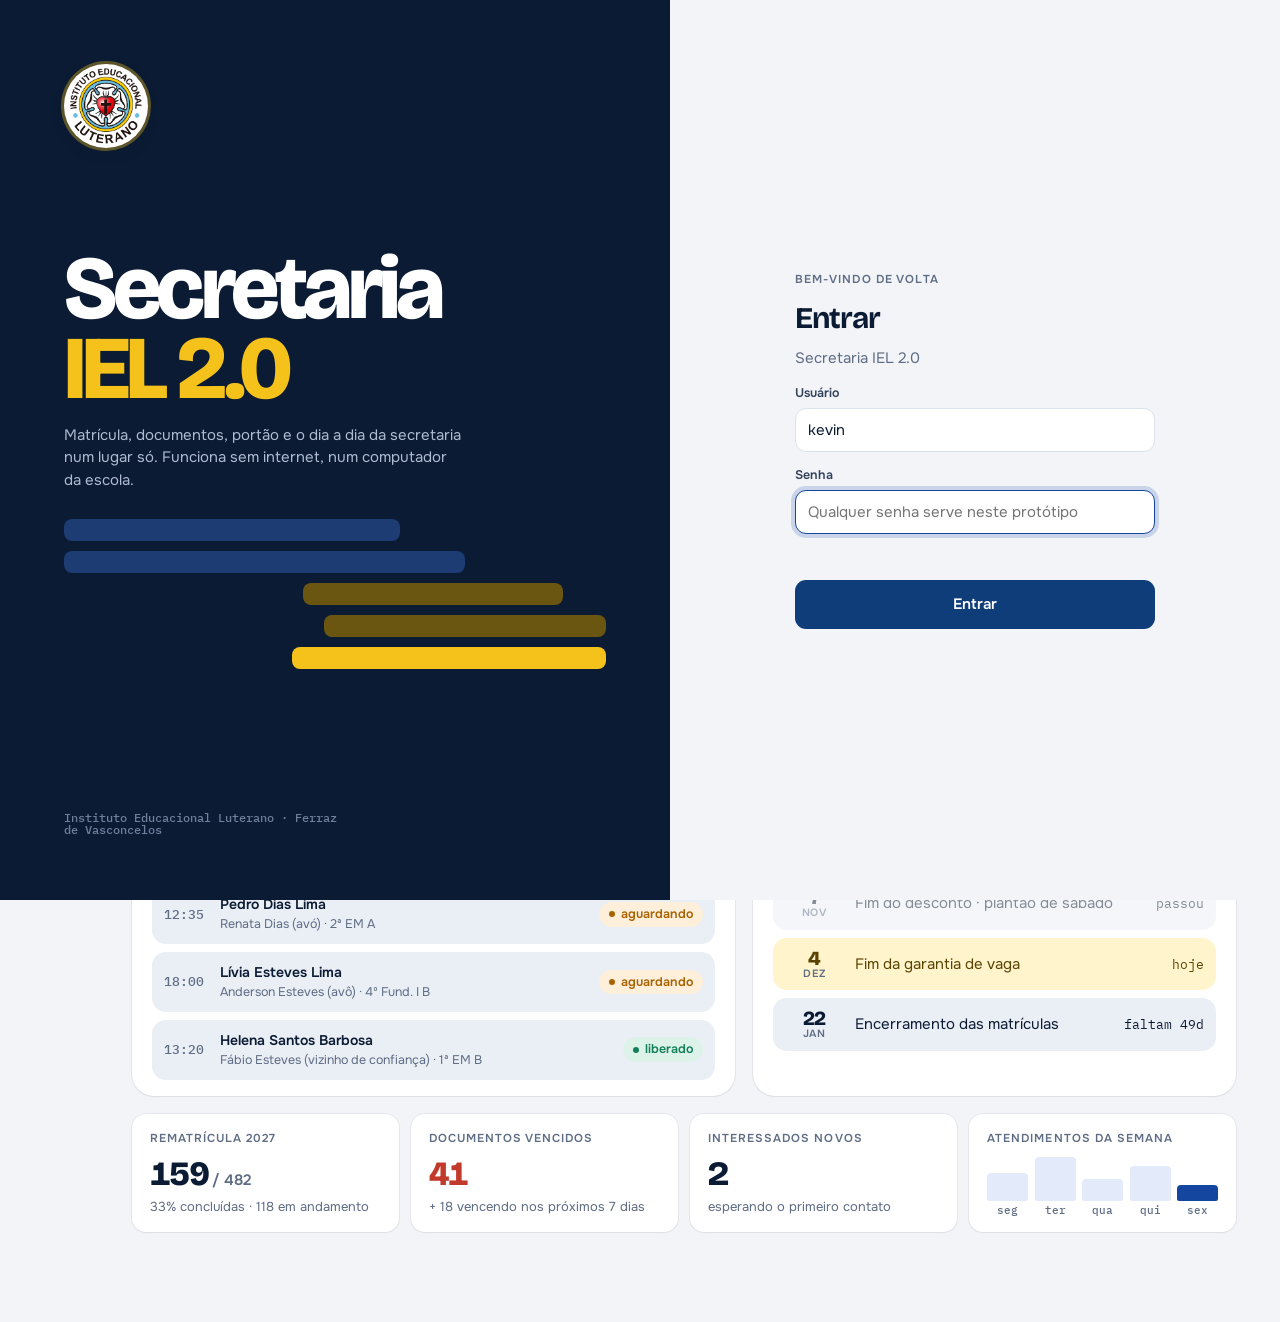
<file: prototipo/index.html>
<!doctype html>
<html lang="pt-BR">
<head>
<meta charset="utf-8">
<meta name="viewport" content="width=device-width, initial-scale=1, viewport-fit=cover">
<link rel="icon" href="../app/public/icone.png">
<!-- Secretaria IEL 2.0 — protótipo do visual novo. Dados FICTÍCIOS. Não é o app: nada aqui grava no banco.
     Os documentos (documento.html) usam o doc.js do app, então saem no mesmo padrão. -->
<script src="dados-demo.js"></script>
<title>Secretaria IEL 2.0</title>
<link rel="preconnect" href="https://fonts.googleapis.com">
<link rel="preconnect" href="https://fonts.gstatic.com" crossorigin>
<link rel="stylesheet" href="https://fonts.googleapis.com/css2?family=Bricolage+Grotesque:opsz,wght@12..96,500;12..96,650;12..96,800&family=Onest:wght@400;500;600;700&family=IBM+Plex+Mono:wght@400;500&display=swap">
<style>
:root {
  --paper: #F2F4F8; --surface: #FFFFFF; --surface-2: #EAEEF5; --surface-3: #DFE5EF;
  --ink: #0B1B33; --ink-2: #33425A; --muted: #5E6C84; --line: #DCE2EC; --line-2: #C9D2E0;
  --azul: #1446A0; --azul-ink: #0E3D7A; --azul-btn: #0E3D7A; --azul-soft: #E3EBFA; --azul-glow: rgba(20, 70, 160, .18);
  --sol: #F5C21B; --sol-ink: #5A4300; --sol-soft: #FFF4CC;
  --ok: #12805C; --ok-soft: #DDF3EA; --warn: #A86200; --warn-soft: #FDEFD9; --crit: #C23A2B; --crit-soft: #FBE3DF;
  --roxo: #6B2FA3; --roxo-soft: #F1E8FB;
  --shadow-1: 0 1px 2px rgba(11, 27, 51, .06), 0 0 0 1px rgba(11, 27, 51, .05);
  --shadow-2: 0 2px 6px rgba(11, 27, 51, .05), 0 16px 40px -12px rgba(11, 27, 51, .18), 0 0 0 1px rgba(11, 27, 51, .05);
  --shadow-3: 0 30px 80px -20px rgba(11, 27, 51, .35), 0 0 0 1px rgba(11, 27, 51, .06);
  --scrim: rgba(11, 27, 51, .32);
  --paper-sheet: #FFFFFF; --paper-ink: #111;
  --ease-out: cubic-bezier(.23, 1, .32, 1);
  --ease-in-out: cubic-bezier(.77, 0, .175, 1);
  --ease-drawer: cubic-bezier(.32, .72, 0, 1);
  --display: "Bricolage Grotesque", "Segoe UI", system-ui, sans-serif;
  --body: "Onest", "Segoe UI", system-ui, sans-serif;
  --mono: "IBM Plex Mono", ui-monospace, Consolas, monospace;
  --r-s: 8px; --r-m: 14px; --r-l: 22px;
  --gutter: clamp(16px, 3.4vw, 44px);
  color-scheme: light;
}
@media (prefers-color-scheme: dark) {
  :root:not([data-theme="light"]) {
    --paper: #080F1C; --surface: #0F182A; --surface-2: #162238; --surface-3: #1D2B45;
    --ink: #E9EFF9; --ink-2: #C3CEDF; --muted: #8C9AB3; --line: #1F2C44; --line-2: #2A3A58;
    --azul: #7FA8FF; --azul-ink: #A9C4FF; --azul-btn: #2A5BC4; --azul-soft: #16284A; --azul-glow: rgba(127, 168, 255, .22);
    --sol: #F7CD3F; --sol-ink: #FFE7A0; --sol-soft: #3A2F0C;
    --ok: #4CCB98; --ok-soft: #0F2F24; --warn: #F2B35E; --warn-soft: #36260E; --crit: #FF8B7C; --crit-soft: #3A1A16;
    --roxo: #CDA8F5; --roxo-soft: #2A1F45;
    --shadow-1: 0 0 0 1px rgba(255, 255, 255, .05);
    --shadow-2: 0 0 0 1px rgba(255, 255, 255, .06), 0 20px 40px -12px rgba(0, 0, 0, .6);
    --shadow-3: 0 0 0 1px rgba(255, 255, 255, .08), 0 40px 90px -20px rgba(0, 0, 0, .8);
    --scrim: rgba(3, 7, 15, .6);
    color-scheme: dark;
  }
}
:root[data-theme="dark"] {
  --paper: #080F1C; --surface: #0F182A; --surface-2: #162238; --surface-3: #1D2B45;
  --ink: #E9EFF9; --ink-2: #C3CEDF; --muted: #8C9AB3; --line: #1F2C44; --line-2: #2A3A58;
  --azul: #7FA8FF; --azul-ink: #A9C4FF; --azul-btn: #2A5BC4; --azul-soft: #16284A; --azul-glow: rgba(127, 168, 255, .22);
  --sol: #F7CD3F; --sol-ink: #FFE7A0; --sol-soft: #3A2F0C;
  --ok: #4CCB98; --ok-soft: #0F2F24; --warn: #F2B35E; --warn-soft: #36260E; --crit: #FF8B7C; --crit-soft: #3A1A16;
  --roxo: #CDA8F5; --roxo-soft: #2A1F45;
  --shadow-1: 0 0 0 1px rgba(255, 255, 255, .05);
  --shadow-2: 0 0 0 1px rgba(255, 255, 255, .06), 0 20px 40px -12px rgba(0, 0, 0, .6);
  --shadow-3: 0 0 0 1px rgba(255, 255, 255, .08), 0 40px 90px -20px rgba(0, 0, 0, .8);
  --scrim: rgba(3, 7, 15, .6);
  color-scheme: dark;
}

* { box-sizing: border-box; }
html, body { height: 100%; }
body { margin: 0; background: var(--paper); color: var(--ink); font: 15px/1.5 var(--body); -webkit-font-smoothing: antialiased; }
button, input, select, textarea { font: inherit; color: inherit; }
button { cursor: pointer; -webkit-tap-highlight-color: transparent; }
:focus-visible { outline: 2px solid var(--azul); outline-offset: 2px; border-radius: 6px; }
h1, h2, h3 { font-family: var(--display); margin: 0; text-wrap: balance; }
p { margin: 0; }
.mono { font-family: var(--mono); font-variant-numeric: tabular-nums; }
.muted { color: var(--muted); }
.eyebrow { font-size: 11.5px; letter-spacing: .09em; text-transform: uppercase; color: var(--muted); font-weight: 600; }
svg.i { width: 18px; height: 18px; flex: none; }

/* ── Estrutura ── */
.app { display: grid; grid-template-columns: 88px minmax(0, 1fr); min-height: 100%; }
.rail { position: sticky; top: env(safe-area-inset-top, 0px); height: 100vh; display: flex; flex-direction: column; align-items: center; gap: 6px;
  padding: 18px 0; border-right: 1px solid var(--line); background: var(--surface); z-index: 20; }
.mark { width: 56px; height: 56px; border-radius: 50%; background: #fff; display: grid; place-items: center; margin-bottom: 14px;
  box-shadow: 0 0 0 3px rgba(245, 194, 27, .35), 0 6px 16px -6px rgba(11, 27, 51, .35); }
.mark img { width: 50px; height: 50px; border-radius: 50%; display: block; }
.nav { display: flex; flex-direction: column; gap: 3px; flex: 1; }
.nav a { width: 70px; padding: 9px 0 7px; border-radius: 14px; display: flex; flex-direction: column; align-items: center; gap: 4px; color: var(--muted); text-decoration: none;
  font-size: 11px; font-weight: 600; position: relative; transition: color 150ms ease, background-color 150ms ease, transform 160ms var(--ease-out); }
.nav a svg { width: 22px; height: 22px; }
.nav a[aria-current="page"] { color: var(--azul); background: var(--azul-soft); }
.nav a .dot { position: absolute; top: 4px; right: 12px; min-width: 17px; height: 17px; padding: 0 5px; border-radius: 9px; background: var(--sol); color: #3A2B00;
  font: 700 10.5px/17px var(--body); text-align: center; }
.nav a:active { transform: scale(.95); }
@media (hover: hover) and (pointer: fine) { .nav a:hover:not([aria-current="page"]) { color: var(--ink); background: var(--surface-2); } }
.rail-foot { display: flex; flex-direction: column; align-items: center; gap: 10px; position: relative; }
.icon-btn { width: 40px; height: 40px; border-radius: 12px; border: 1px solid var(--line); background: var(--surface); display: grid; place-items: center; color: var(--ink-2); padding: 0;
  transition: transform 160ms var(--ease-out), background-color 150ms ease; }
.icon-btn svg { width: 19px; height: 19px; }
.icon-btn:active { transform: scale(.94); }
.avatar { width: 40px; height: 40px; border-radius: 50%; display: grid; place-items: center; font: 700 14px/1 var(--display); color: #3A2B00; background: var(--sol); border: 0; padding: 0;
  transition: transform 160ms var(--ease-out); }
.avatar:active { transform: scale(.94); }

.main { min-width: 0; padding-inline: var(--gutter); padding-block: 0 72px; }
.top { position: sticky; top: env(safe-area-inset-top, 0px); z-index: 10; margin-inline: calc(-1 * var(--gutter)); padding-inline: var(--gutter);
  background: color-mix(in srgb, var(--paper) 84%, transparent); -webkit-backdrop-filter: blur(18px) saturate(170%); backdrop-filter: blur(18px) saturate(170%); }
.top-row { display: flex; align-items: center; gap: 12px; padding-block: 12px 8px; }
.crumb { display: flex; align-items: baseline; gap: 10px; min-width: 0; }
.crumb b { font: 650 16px/1.2 var(--display); letter-spacing: -.01em; white-space: nowrap; }
.crumb span { color: var(--muted); font-size: 13px; white-space: nowrap; overflow: hidden; text-overflow: ellipsis; }
.search-trigger { margin-left: auto; display: flex; align-items: center; gap: 10px; min-width: 0; width: min(360px, 38vw); padding: 8px 9px 8px 13px; border-radius: 12px;
  border: 1px solid var(--line); background: var(--surface); color: var(--muted); text-align: left; box-shadow: var(--shadow-1); transition: border-color 150ms ease; }
.search-trigger svg { width: 17px; height: 17px; flex: none; }
.search-trigger span { flex: 1; white-space: nowrap; overflow: hidden; text-overflow: ellipsis; font-size: 14px; }
@media (hover: hover) and (pointer: fine) { .search-trigger:hover { border-color: var(--line-2); } }
kbd { font: 500 11.5px/1 var(--mono); padding: 4px 6px; border-radius: 6px; border: 1px solid var(--line); background: var(--surface-2); color: var(--muted); }
.help-btn { width: 36px; height: 36px; border-radius: 50%; border: 1px solid var(--line); background: var(--surface); font: 700 14px/1 var(--display); color: var(--azul); padding: 0;
  transition: transform 160ms var(--ease-out); flex: none; }
.help-btn:active { transform: scale(.93); }
.demo-chip { display: inline-flex; align-items: center; gap: 6px; padding: 5px 10px; border-radius: 999px; background: var(--sol-soft); color: var(--sol-ink); font-size: 12px; font-weight: 600; white-space: nowrap; }
.demo-chip i { width: 6px; height: 6px; border-radius: 50%; background: var(--sol); }
/* abas do grupo, com marcador que desliza */
.tabs { position: relative; display: flex; gap: 2px; overflow-x: auto; scrollbar-width: none; padding-bottom: 10px; }
.tabs::-webkit-scrollbar { display: none; }
.tabs a { position: relative; z-index: 1; flex: none; padding: 7px 13px; border-radius: 10px; font-size: 13.5px; font-weight: 600; color: var(--muted); text-decoration: none; white-space: nowrap;
  display: inline-flex; align-items: center; gap: 7px; transition: color 180ms ease; }
.tabs a[aria-current="page"] { color: var(--ink); }
.tabs a .n { font: 500 11px/1 var(--mono); padding: 3px 5px; border-radius: 6px; background: var(--surface-2); color: var(--muted); }
.tabs .thumb { position: absolute; top: 0; left: 0; height: calc(100% - 10px); border-radius: 10px; background: var(--surface); box-shadow: var(--shadow-1); z-index: 0;
  transition: transform 280ms var(--ease-out), width 280ms var(--ease-out); }
.tabs .thumb.instant { transition: none; }
@media (hover: hover) and (pointer: fine) { .tabs a:hover:not([aria-current="page"]) { color: var(--ink); } }

#view { min-height: 60vh; }
#view .rise { animation: rise 420ms var(--ease-out) both; animation-delay: calc(var(--i, 0) * 45ms); }
@keyframes rise { from { opacity: 0; transform: translateY(10px); } }

/* ── Peças comuns ── */
.btn { display: inline-flex; align-items: center; gap: 8px; padding: 9px 15px; border-radius: 11px; border: 1px solid var(--line); background: var(--surface); font-weight: 600; font-size: 14px;
  white-space: nowrap; text-decoration: none; transition: transform 160ms var(--ease-out), background-color 150ms ease, border-color 150ms ease; }
.btn svg { width: 17px; height: 17px; }
.btn:active { transform: scale(.97); }
.btn.primary { background: var(--azul-btn); border-color: transparent; color: #fff; }
.btn.sol { background: var(--sol); border-color: transparent; color: #3A2B00; }
.btn.small { padding: 6px 11px; font-size: 13px; border-radius: 9px; }
.btn.danger { color: var(--crit); }
@media (hover: hover) and (pointer: fine) { .btn:not(.primary):not(.sol):hover { background: var(--surface-2); } .btn.primary:hover { filter: brightness(1.12); } }
.link { background: none; border: 0; padding: 4px 2px; color: var(--azul); font-weight: 600; font-size: 13.5px; text-decoration: none; }
.pill { display: inline-flex; align-items: center; gap: 6px; padding: 3px 10px; border-radius: 999px; font-size: 12.5px; font-weight: 600; white-space: nowrap; }
.pill::before { content: ""; width: 6px; height: 6px; border-radius: 50%; background: currentColor; }
.pill.bare::before { display: none; }
.p-ok { background: var(--ok-soft); color: var(--ok); } .p-warn { background: var(--warn-soft); color: var(--warn); }
.p-crit { background: var(--crit-soft); color: var(--crit); } .p-azul { background: var(--azul-soft); color: var(--azul); }
.p-mute { background: var(--surface-2); color: var(--muted); } .p-roxo { background: var(--roxo-soft); color: var(--roxo); } .p-sol { background: var(--sol-soft); color: var(--sol-ink); }
.page-head { display: flex; align-items: end; justify-content: space-between; gap: 16px; flex-wrap: wrap; padding-block: 22px 18px; }
.page-head h1 { font-size: clamp(32px, 4.4vw, 50px); letter-spacing: -.04em; line-height: 1; font-weight: 800; }
.page-head p { margin-top: 8px; color: var(--ink-2); max-width: 62ch; }
.page-head .actions { display: flex; gap: 8px; flex-wrap: wrap; }
.panel { background: var(--surface); border-radius: var(--r-l); box-shadow: var(--shadow-1); padding: 20px 20px 16px; min-width: 0; }
.panel.big { box-shadow: var(--shadow-2); }
.panel-head { display: flex; align-items: center; justify-content: space-between; gap: 10px; margin-bottom: 12px; flex-wrap: wrap; }
.panel-head h2 { font-size: 18px; letter-spacing: -.015em; }
.panel-head .count { font: 500 12.5px/1 var(--mono); color: var(--muted); }
.cols-2 { display: grid; grid-template-columns: minmax(0, 1.25fr) minmax(0, 1fr); gap: 18px; }
.cols-2.side { grid-template-columns: minmax(0, 310px) minmax(0, 1fr); }
.cols-2.half { grid-template-columns: repeat(2, minmax(0, 1fr)); }
.cols-2e { display: grid; grid-template-columns: repeat(2, minmax(0, 1fr)); gap: 18px; }
.stack-v { display: grid; gap: 18px; align-content: start; min-width: 0; }
.stats { display: grid; grid-template-columns: repeat(auto-fit, minmax(min(100%, 200px), 1fr)); gap: 12px; margin-bottom: 18px; }
.stat { background: var(--surface); border-radius: var(--r-m); box-shadow: var(--shadow-1); padding: 16px 18px; text-align: left; border: 0; width: 100%; color: inherit; text-decoration: none; display: block;
  transition: transform 160ms var(--ease-out), box-shadow 200ms ease; }
button.stat:active, a.stat:active { transform: scale(.98); }
@media (hover: hover) and (pointer: fine) { button.stat:hover, a.stat:hover { box-shadow: var(--shadow-2); } }
.stat .v { font: 800 34px/1 var(--display); letter-spacing: -.04em; margin: 10px 0 6px; font-variant-numeric: tabular-nums; }
.stat .v small { font: 600 15px/1 var(--body); letter-spacing: 0; color: var(--muted); margin-left: 4px; }
.stat .d { font-size: 13px; color: var(--muted); }
.stat.crit .v { color: var(--crit); } .stat.ok .v { color: var(--ok); } .stat.warn .v { color: var(--warn); }
.toolbar { display: flex; gap: 10px; flex-wrap: wrap; align-items: center; margin-bottom: 14px; }
.field { display: flex; align-items: center; gap: 8px; padding: 0 12px; border-radius: 12px; border: 1px solid var(--line); background: var(--surface); flex: 1 1 240px; min-width: 0;
  transition: border-color 150ms ease, box-shadow 200ms ease; }
.field:focus-within { border-color: var(--azul); box-shadow: 0 0 0 4px var(--azul-glow); }
.field svg { width: 17px; height: 17px; color: var(--muted); flex: none; }
.field input { border: 0; outline: 0; background: none; padding: 10px 0; width: 100%; min-width: 0; }
.seg { display: inline-flex; padding: 3px; border-radius: 12px; background: var(--surface-2); gap: 2px; flex-wrap: wrap; }
.seg button { border: 0; background: none; padding: 7px 12px; border-radius: 9px; font-size: 13px; font-weight: 600; color: var(--muted); transition: color 150ms ease, background-color 150ms ease; }
.seg button[aria-pressed="true"] { background: var(--surface); color: var(--ink); box-shadow: var(--shadow-1); }
.form { display: grid; grid-template-columns: repeat(auto-fit, minmax(min(100%, 200px), 1fr)); gap: 12px; }
.form .full { grid-column: 1 / -1; }
.f label { display: block; font-size: 12.5px; font-weight: 600; color: var(--ink-2); margin-bottom: 5px; }
.f input, .f select, .f textarea { width: 100%; padding: 10px 12px; border-radius: 11px; border: 1px solid var(--line); background: var(--surface); outline: 0;
  transition: border-color 150ms ease, box-shadow 200ms ease; }
.f textarea { min-height: 96px; resize: vertical; line-height: 1.5; }
.f input:focus, .f select:focus, .f textarea:focus { border-color: var(--azul); box-shadow: 0 0 0 4px var(--azul-glow); }
.f small { display: block; color: var(--muted); font-size: 12px; margin-top: 4px; }
.note { padding: 12px 16px; border-radius: var(--r-m); background: var(--surface-2); color: var(--ink-2); font-size: 13.5px; }
.note.roxo { background: var(--roxo-soft); color: var(--roxo); }
.note.sol { background: var(--sol-soft); color: var(--sol-ink); }
.table-wrap { background: var(--surface); border-radius: var(--r-l); box-shadow: var(--shadow-1); overflow-x: auto; }
table { width: 100%; border-collapse: collapse; min-width: 620px; }
th { text-align: left; font-size: 11.5px; letter-spacing: .08em; text-transform: uppercase; color: var(--muted); font-weight: 600; padding: 14px 16px 10px; white-space: nowrap; }
td { padding: 11px 16px; border-top: 1px solid var(--line); font-size: 14px; vertical-align: middle; }
td.num, th.num { text-align: right; font-variant-numeric: tabular-nums; }
tr.click { cursor: pointer; transition: background-color 120ms ease; }
@media (hover: hover) and (pointer: fine) { tr.click:hover { background: var(--surface-2); } }
tr.click:active { background: var(--surface-3); }
.who { display: flex; align-items: center; gap: 12px; min-width: 0; }
.who b { display: block; font-weight: 600; }
.who small { font: 400 12px/1.2 var(--mono); color: var(--muted); }
.ini { width: 34px; height: 34px; border-radius: 11px; display: grid; place-items: center; font: 700 12.5px/1 var(--display); flex: none; }
.empty { padding: 36px 16px; text-align: center; color: var(--muted); }
.bar-h { height: 8px; border-radius: 5px; background: var(--surface-2); overflow: hidden; display: flex; gap: 2px; }
.bar-h i { display: block; height: 100%; border-radius: 5px; transform-origin: left; animation: grow 700ms var(--ease-out) both; animation-delay: calc(var(--i, 0) * 40ms + 100ms); }
@keyframes grow { from { transform: scaleX(.15); opacity: 0; } }
.check { width: 24px; height: 24px; border-radius: 8px; border: 1.8px solid var(--line-2); background: var(--surface); display: grid; place-items: center; padding: 0; flex: none;
  transition: background-color 180ms ease, border-color 180ms ease, transform 160ms var(--ease-out); }
.check:active { transform: scale(.9); }
.check svg { width: 15px; height: 15px; stroke: #fff; stroke-width: 3; fill: none; stroke-linecap: round; stroke-linejoin: round; stroke-dasharray: 20; stroke-dashoffset: 20;
  transition: stroke-dashoffset 260ms var(--ease-out) 40ms; }
.check[aria-pressed="true"] { background: var(--ok); border-color: var(--ok); }
.check[aria-pressed="true"] svg { stroke-dashoffset: 0; }
.toggle { width: 42px; height: 24px; border-radius: 12px; border: 0; background: var(--line-2); position: relative; padding: 0; flex: none; transition: background-color 200ms ease; }
.toggle::after { content: ""; position: absolute; top: 3px; left: 3px; width: 18px; height: 18px; border-radius: 50%; background: #fff; box-shadow: 0 1px 3px rgba(0,0,0,.2); transition: transform 240ms var(--ease-out); }
.toggle[aria-pressed="true"] { background: var(--ok); }
.toggle[aria-pressed="true"]::after { transform: translateX(18px); }
.list { display: grid; gap: 8px; }
.row { display: grid; grid-template-columns: auto minmax(0, 1fr) auto; gap: 12px; align-items: center; padding: 10px 12px; border-radius: 14px; background: var(--surface-2); border: 0; text-align: left; width: 100%;
  color: inherit; text-decoration: none; transition: transform 160ms var(--ease-out); }
button.row:active, a.row:active { transform: scale(.985); }
.row b { display: block; font-size: 14px; font-weight: 600; }
.row small { color: var(--muted); font-size: 12.5px; display: block; white-space: nowrap; overflow: hidden; text-overflow: ellipsis; }
.row .t { font: 500 13px/1 var(--mono); color: var(--muted); width: 44px; }

/* ── Início ── */
.hero { display: grid; grid-template-columns: minmax(0, 1fr) auto; align-items: end; gap: 20px; padding-block: 22px 20px; }
.hero h1 { font-size: clamp(38px, 6vw, 72px); line-height: .95; letter-spacing: -.045em; font-weight: 800; }
.hero h1 em { font-style: normal; color: var(--azul); }
.hero p { margin-top: 12px; color: var(--ink-2); font-size: 16px; max-width: 58ch; }
.hero p b { color: var(--ink); }
.clock { text-align: right; }
.clock .t { font: 500 44px/1 var(--mono); letter-spacing: -.04em; }
.clock .s { font-size: 12.5px; color: var(--muted); margin-top: 6px; }
.day { background: var(--surface); border-radius: var(--r-l); box-shadow: var(--shadow-2); padding: 22px 22px 18px; }
.day-head { display: flex; justify-content: space-between; align-items: baseline; gap: 12px; flex-wrap: wrap; margin-bottom: 16px; }
.day-head h2 { font-size: 20px; letter-spacing: -.02em; }
.legend { display: flex; gap: 14px; flex-wrap: wrap; font-size: 12.5px; color: var(--muted); }
.legend span { display: inline-flex; align-items: center; gap: 6px; }
.legend i { width: 14px; height: 8px; border-radius: 3px; display: inline-block; }
.day-scroll { overflow-x: auto; margin-inline: -4px; padding-inline: 4px; padding-top: 18px; }
.day-grid { position: relative; min-width: 720px; display: grid; grid-template-columns: 116px minmax(0, 1fr); row-gap: 8px; }
.lane-name { font-size: 13px; font-weight: 600; color: var(--ink-2); align-self: center; }
.lane-name small { display: block; font-weight: 500; color: var(--muted); font-size: 11.5px; }
.lane { position: relative; height: 34px; border-radius: 10px; background: repeating-linear-gradient(90deg, transparent 0 calc(100% / 12 - 1px), var(--line) calc(100% / 12 - 1px) calc(100% / 12)); }
.bar { position: absolute; top: 4px; bottom: 4px; border-radius: 8px; display: flex; align-items: center; padding: 0 10px; font-size: 12px; font-weight: 600;
  white-space: nowrap; overflow: hidden; transform-origin: left center; animation: grow 700ms var(--ease-out) both; animation-delay: calc(var(--i, 0) * 70ms + 150ms); }
.b-manha { background: var(--azul-soft); color: var(--azul); }
.b-tarde { background: color-mix(in srgb, var(--sol) 30%, var(--surface)); color: var(--sol-ink); }
.b-voce { background: repeating-linear-gradient(-45deg, var(--azul-btn) 0 6px, color-mix(in srgb, var(--azul-btn) 86%, #fff) 6px 12px); color: #fff; }
.pick { position: absolute; top: 50%; width: 26px; height: 26px; margin: -13px 0 0 -13px; border-radius: 50%; border: 2px solid var(--surface); display: grid; place-items: center; padding: 0;
  font: 700 10px/1 var(--body); color: #fff; box-shadow: 0 2px 6px rgba(11,27,51,.2); transition: transform 160ms var(--ease-out); }
.pick.wait { background: var(--warn); } .pick.done { background: var(--ok); }
.pick:active { transform: scale(.92); }
@media (hover: hover) and (pointer: fine) { .pick:hover { transform: scale(1.12); } }
.hours { grid-column: 2; position: relative; height: 18px; margin-top: 2px; }
.hours span { position: absolute; transform: translateX(-50%); font: 500 11px/1 var(--mono); color: var(--muted); }
.hours span:last-child { transform: translateX(-100%); }
.now { position: absolute; top: -6px; bottom: 22px; width: 2px; background: var(--crit); border-radius: 2px; z-index: 2; pointer-events: none; transition: left 900ms var(--ease-in-out); }
.now::before { content: attr(data-t); position: absolute; top: -20px; left: 50%; transform: translateX(-50%); font: 600 11px/1 var(--mono); color: #fff;
  background: var(--crit); padding: 4px 6px; border-radius: 6px; white-space: nowrap; }
.now::after { content: ""; position: absolute; bottom: -4px; left: -3px; width: 8px; height: 8px; border-radius: 50%; background: var(--crit); }
.campaign { display: grid; gap: 8px; }
.cdate { display: grid; grid-template-columns: 58px minmax(0, 1fr) auto; gap: 12px; align-items: center; padding: 10px 12px; border-radius: 14px; background: var(--surface-2); }
.cdate .d { font: 800 20px/1 var(--display); letter-spacing: -.03em; text-align: center; }
.cdate .d small { display: block; font: 600 10.5px/1.2 var(--body); letter-spacing: .08em; text-transform: uppercase; color: var(--muted); }
.cdate.past { opacity: .5; }
.cdate.next { background: var(--sol-soft); color: var(--sol-ink); }
.spark { display: flex; align-items: flex-end; gap: 6px; height: 44px; margin-top: 10px; }
.spark i { flex: 1; border-radius: 4px 4px 2px 2px; background: var(--azul-soft); transform-origin: bottom; animation: up 600ms var(--ease-out) both; animation-delay: calc(var(--i) * 50ms + 200ms); }
.spark i.hoje { background: var(--azul); }
@keyframes up { from { transform: scaleY(.1); } }
.spark-x { display: flex; gap: 6px; margin-top: 4px; }
.spark-x span { flex: 1; text-align: center; font: 500 10.5px/1 var(--mono); color: var(--muted); }

/* ── Meu dia ── */
.tasks { list-style: none; margin: 0; padding: 0; display: grid; }
.task { display: grid; grid-template-columns: 26px minmax(0, 1fr) auto; align-items: center; gap: 12px; padding: 11px 4px; border-top: 1px solid var(--line); }
.task:first-child { border-top: 0; }
.task .txt b { display: block; font-weight: 600; font-size: 14.5px; transition: color 200ms ease; }
.task .txt small { color: var(--muted); font-size: 12.5px; }
.task.done .txt b { color: var(--muted); text-decoration: line-through; text-decoration-color: var(--line-2); }
.tag-shift { font: 500 11.5px/1 var(--mono); color: var(--muted); padding: 4px 7px; border-radius: 6px; background: var(--surface-2); white-space: nowrap; }
.person-group + .person-group { margin-top: 16px; }
.person-group h3 { font: 600 13px/1 var(--body); color: var(--ink-2); display: flex; align-items: center; gap: 8px; margin-bottom: 6px; }
.person-group h3 .mono { color: var(--muted); font-size: 12px; }

/* ── Portão ── */
.gate-search { display: flex; align-items: center; gap: 12px; padding: 6px 8px 6px 20px; border-radius: 20px; background: var(--surface); box-shadow: var(--shadow-2); margin-bottom: 18px; }
.gate-search svg { width: 24px; height: 24px; color: var(--muted); flex: none; }
.gate-search input { flex: 1; min-width: 0; border: 0; outline: 0; background: none; font: 500 clamp(18px, 2.4vw, 24px)/1.3 var(--display); padding: 14px 0; letter-spacing: -.01em; }
.gate-grid { display: grid; grid-template-columns: repeat(auto-fill, minmax(min(100%, 320px), 1fr)); gap: 14px; }
.gcard { background: var(--surface); border-radius: var(--r-l); box-shadow: var(--shadow-1); padding: 18px; display: grid; gap: 14px; position: relative; overflow: hidden; }
.gcard::before { content: ""; position: absolute; left: 0; top: 0; bottom: 0; width: 4px; background: var(--warn); transition: background-color 300ms ease; }
.gcard.done::before { background: var(--ok); }
.gcard-top { display: flex; justify-content: space-between; align-items: start; gap: 10px; }
.gcard-top h3 { font-size: 19px; letter-spacing: -.02em; }
.gcard-top small { color: var(--muted); font-size: 13px; }
.picker { display: grid; grid-template-columns: auto minmax(0, 1fr); gap: 12px; align-items: center; padding: 12px; border-radius: 14px; background: var(--surface-2); }
.picker .ini { width: 42px; height: 42px; border-radius: 50%; font-size: 14px; }
.picker b { display: block; }
.picker small { color: var(--muted); font-size: 12.5px; }
.picker .rg { font: 500 12.5px/1.2 var(--mono); color: var(--ink-2); }
/* Segurar para liberar: enche devagar (quem decide é a pessoa) e volta rápido ao soltar */
.hold { position: relative; overflow: hidden; width: 100%; border: 0; border-radius: 14px; padding: 14px 16px; background: var(--azul-soft); color: var(--azul);
  font-weight: 700; font-size: 15px; display: flex; align-items: center; justify-content: center; gap: 10px; transition: transform 160ms var(--ease-out); user-select: none; -webkit-user-select: none; touch-action: none; }
.hold.pressing { transform: scale(.98); }
.hold .fill { position: absolute; inset: 0; background: var(--ok); color: #fff; display: flex; align-items: center; justify-content: center; gap: 10px;
  clip-path: inset(0 100% 0 0); transition: clip-path 220ms var(--ease-out); }
.hold.pressing .fill { clip-path: inset(0 0 0 0); transition: clip-path 1100ms linear; }
.hold svg { width: 18px; height: 18px; }
.released { display: flex; align-items: center; justify-content: space-between; gap: 10px; padding: 12px 14px; border-radius: 14px; background: var(--ok-soft); color: var(--ok); font-weight: 600; font-size: 14px; }
.released .link { color: var(--ok); }

/* ── Rematrícula ── */
.remat { display: grid; grid-template-columns: minmax(0, 340px) minmax(0, 1fr); gap: 18px; align-items: start; }
.ring-card { background: var(--surface); border-radius: var(--r-l); box-shadow: var(--shadow-2); padding: 24px; display: grid; justify-items: center; gap: 16px; text-align: center; }
.ring { position: relative; width: min(230px, 100%); aspect-ratio: 1; max-width: 100%; }
.ring svg { width: 100%; height: 100%; transform: rotate(-90deg); }
.ring circle { fill: none; stroke-width: 14; }
.ring .seg-arc { transition: stroke-dasharray 1000ms var(--ease-out), stroke-dashoffset 1000ms var(--ease-out); }
.ring-mid { position: absolute; inset: 0; display: grid; place-content: center; }
.ring-mid b { font: 800 54px/1 var(--display); letter-spacing: -.05em; font-variant-numeric: tabular-nums; }
.ring-mid span { color: var(--muted); font-size: 13px; margin-top: 4px; }
.ring-legend { display: grid; grid-template-columns: 1fr 1fr; gap: 8px 16px; width: 100%; text-align: left; font-size: 13px; }
.ring-legend span { display: flex; align-items: center; gap: 8px; color: var(--ink-2); }
.ring-legend i { width: 10px; height: 10px; border-radius: 3px; flex: none; }
.ring-legend b { margin-left: auto; font-family: var(--mono); font-weight: 500; }
.deadline { width: 100%; display: grid; gap: 6px; text-align: left; padding: 14px; border-radius: 14px; background: var(--sol-soft); color: var(--sol-ink); font-size: 13.5px; }
.deadline b { font: 700 22px/1 var(--display); letter-spacing: -.02em; }
.series { display: grid; gap: 10px; }
.srow { display: grid; grid-template-columns: 120px minmax(0, 1fr) 54px; gap: 12px; align-items: center; font-size: 13.5px; }
.srow .n { font-weight: 600; color: var(--ink-2); }
.srow .bar-h { height: 14px; border-radius: 7px; }
.srow .pct { font: 500 12.5px/1 var(--mono); text-align: right; color: var(--muted); }

/* ── Interessados: quadro ── */
.board { display: grid; grid-template-columns: repeat(5, minmax(220px, 1fr)); gap: 12px; overflow-x: auto; padding-bottom: 8px; }
.col { background: var(--surface-2); border-radius: var(--r-l); padding: 12px; min-height: 260px; display: flex; flex-direction: column; gap: 8px; transition: background-color 150ms ease, box-shadow 150ms ease; }
.col.over { background: var(--azul-soft); box-shadow: inset 0 0 0 2px var(--azul); }
.col-head { display: flex; align-items: center; justify-content: space-between; padding: 2px 4px 6px; font-weight: 700; font-size: 13.5px; }
.col-head .mono { color: var(--muted); font-size: 12px; font-weight: 500; }
.lead { background: var(--surface); border-radius: 14px; padding: 12px; box-shadow: var(--shadow-1); display: grid; gap: 6px; cursor: grab; transition: transform 160ms var(--ease-out), box-shadow 200ms ease, opacity 150ms ease; }
.lead:active { cursor: grabbing; }
.lead.dragging { opacity: .4; }
.lead b { font-size: 14px; }
.lead small { color: var(--muted); font-size: 12.5px; }
.lead .meta { display: flex; justify-content: space-between; align-items: center; gap: 6px; }
.lead .adv { white-space: nowrap; flex: none; border: 0; background: var(--surface-2); color: var(--azul); font-size: 12px; font-weight: 700; padding: 4px 9px; border-radius: 8px; transition: transform 160ms var(--ease-out); }
.lead .adv:active { transform: scale(.94); }
@media (hover: hover) and (pointer: fine) { .lead:hover { box-shadow: var(--shadow-2); } }

/* ── Documentos ── */
.doc-types { display: grid; grid-template-columns: repeat(auto-fill, minmax(min(100%, 190px), 1fr)); gap: 10px; }
.doc-type { border: 1px solid var(--line); background: var(--surface); border-radius: 16px; padding: 14px; text-align: left; display: grid; gap: 10px; min-height: 104px;
  transition: transform 160ms var(--ease-out), border-color 150ms ease, box-shadow 200ms ease; }
.doc-type:active { transform: scale(.97); }
.doc-type[aria-pressed="true"] { border-color: var(--azul); box-shadow: 0 0 0 3px var(--azul-glow); }
.doc-type .ic { width: 34px; height: 34px; border-radius: 10px; display: grid; place-items: center; }
.doc-type b { font-size: 14px; line-height: 1.3; }
.paper-wrap { background: var(--surface-3); border-radius: var(--r-l); padding: clamp(14px, 3vw, 28px); overflow-x: auto; }
.paper { background: var(--paper-sheet); color: var(--paper-ink); width: 100%; max-width: 560px; margin: 0 auto; aspect-ratio: 1 / 1.414; padding: 8% 9%; box-shadow: 0 20px 50px -20px rgba(0,0,0,.35);
  font: 12px/1.7 Georgia, "Times New Roman", serif; display: flex; flex-direction: column; transition: filter 200ms ease, opacity 200ms ease; }
.paper.swap { filter: blur(3px); opacity: .6; }
.paper .lh { display: flex; gap: 12px; align-items: center; border-bottom: 2px solid #0E3D7A; padding-bottom: 10px; margin-bottom: 26px; }
.paper .lh .seal { width: 38px; height: 38px; border-radius: 50%; background: #0E3D7A; color: #fff; display: grid; place-items: center; font: 800 12px/1 var(--display); flex: none; }
.paper .lh b { display: block; font: 700 11px/1.3 var(--body); color: #0E3D7A; letter-spacing: .02em; }
.paper .lh small { font: 400 9px/1.3 var(--body); color: #555; }
.paper h4 { text-align: center; font: 700 15px/1.2 Georgia, serif; letter-spacing: .18em; margin: 0 0 26px; }
.paper p { text-align: justify; text-indent: 3em; margin-bottom: 12px; }
.paper .hl { background: #FFF2B8; padding: 0 2px; border-radius: 2px; }
.paper .sign { margin-top: auto; text-align: center; font-size: 11px; }
.paper .sign i { display: block; width: 55%; margin: 0 auto 4px; border-top: 1px solid #333; }

.doc-types.compact { grid-template-columns: repeat(auto-fill, minmax(min(100%, 170px), 1fr)); gap: 8px; }
.doc-types.compact .doc-type { min-height: 0; padding: 10px 12px; grid-template-columns: auto minmax(0, 1fr); align-items: center; gap: 10px; }
.doc-types.compact .doc-type .ic { width: 30px; height: 30px; }
.doc-types.compact .doc-type b { font-size: 13px; }
.doc-frame { margin-top: 18px; background: var(--surface); border-radius: var(--r-l); box-shadow: var(--shadow-2); overflow: hidden; }
.doc-frame iframe { display: block; width: 100%; height: min(1180px, calc(100vh - 150px)); min-height: 620px; border: 0; background: #fff; }

/* ── Extras / fotos / boletos / bolsas ── */
.acts { display: grid; grid-template-columns: repeat(auto-fill, minmax(min(100%, 250px), 1fr)); gap: 12px; }
.act { background: var(--surface); border-radius: var(--r-l); box-shadow: var(--shadow-1); padding: 18px; display: grid; gap: 10px; }
.act h3 { font-size: 18px; letter-spacing: -.02em; }
.act .price { font: 800 24px/1 var(--display); letter-spacing: -.03em; }
.act .price small { font: 500 12.5px/1 var(--body); color: var(--muted); letter-spacing: 0; }
.photos { display: grid; grid-template-columns: repeat(auto-fill, minmax(min(100%, 200px), 1fr)); gap: 12px; }
.photo { background: var(--surface); border-radius: var(--r-l); box-shadow: var(--shadow-1); padding: 14px; display: grid; gap: 10px; }
.photo .pic { aspect-ratio: 4 / 3; border-radius: 14px; display: grid; place-items: center; font: 800 32px/1 var(--display); letter-spacing: -.04em; position: relative; overflow: hidden; }
.photo .pic.none { background: repeating-linear-gradient(45deg, var(--surface-2) 0 10px, var(--surface-3) 10px 20px); color: var(--muted); font: 600 12.5px/1.3 var(--body); letter-spacing: 0; text-align: center; padding: 10px; }
.sys { display: flex; gap: 6px; flex-wrap: wrap; }
.sys button { border: 1px solid var(--line); background: var(--surface); border-radius: 999px; padding: 4px 10px; font-size: 12px; font-weight: 600; color: var(--muted);
  transition: transform 160ms var(--ease-out), background-color 150ms ease, color 150ms ease, border-color 150ms ease; }
.sys button:active { transform: scale(.94); }
.sys button[aria-pressed="true"] { background: var(--ok-soft); border-color: transparent; color: var(--ok); }
.pipe { display: grid; grid-template-columns: repeat(6, minmax(0, 1fr)); gap: 8px; margin-bottom: 18px; }
.pipe div { background: var(--surface); border-radius: var(--r-m); box-shadow: var(--shadow-1); padding: 12px 14px; position: relative; }
.pipe b { display: block; font: 800 26px/1 var(--display); letter-spacing: -.03em; margin-top: 6px; }
.pipe div + div::before { content: ""; position: absolute; left: -7px; top: 50%; width: 6px; height: 2px; background: var(--line-2); }
details.turma { background: var(--surface); border-radius: var(--r-l); box-shadow: var(--shadow-1); }
details.turma + details.turma { margin-top: 10px; }
details.turma summary { list-style: none; display: grid; grid-template-columns: minmax(0, 180px) minmax(0, 1fr) auto; gap: 14px; align-items: center; padding: 14px 18px; cursor: pointer; }
details.turma summary::-webkit-details-marker { display: none; }
details.turma summary b { font-weight: 700; }
details.turma[open] summary { border-bottom: 1px solid var(--line); }
details.turma .inner { padding: 8px 18px 14px; }
.brow { display: grid; grid-template-columns: minmax(0, 1fr) auto; gap: 12px; align-items: center; padding: 8px 0; border-top: 1px solid var(--line); }
.brow:first-child { border-top: 0; }
.brow small { color: var(--muted); font-size: 12.5px; }

/* ── Atendimentos ── */
.canal { width: 34px; height: 34px; border-radius: 11px; display: grid; place-items: center; flex: none; }
.canal svg { width: 17px; height: 17px; }

/* ── Calendário ── */
.months { display: grid; grid-template-columns: repeat(auto-fill, minmax(min(100%, 250px), 1fr)); gap: 12px; }
.month { background: var(--surface); border-radius: var(--r-l); box-shadow: var(--shadow-1); padding: 16px; display: grid; gap: 8px; align-content: start; }
.month.now { box-shadow: 0 0 0 2px var(--sol), var(--shadow-2); }
.month.past { opacity: .62; }
.month h3 { font-size: 17px; letter-spacing: -.02em; display: flex; justify-content: space-between; align-items: baseline; }
.month h3 small { font: 500 12px/1 var(--mono); color: var(--muted); }
.mitem { display: grid; grid-template-columns: 22px minmax(0, 1fr); gap: 10px; align-items: start; font-size: 13.5px; }
.mitem .check { width: 20px; height: 20px; border-radius: 6px; margin-top: 1px; }
.mitem .check svg { width: 12px; height: 12px; }
.mitem.done span { color: var(--muted); text-decoration: line-through; }
.mitem small { display: block; color: var(--muted); font-size: 12px; }

/* ── Relatórios ── */
.chart { width: 100%; height: auto; display: block; overflow: visible; }
.chart text { font: 500 11px var(--mono); fill: var(--muted); }
.chart .lbl { font: 600 12px var(--body); fill: var(--ink-2); }
.chart .val { font: 600 11.5px var(--mono); fill: var(--ink); }
.chart .gridl { stroke: var(--line); stroke-width: 1; }
.hbars { display: grid; gap: 10px; }
.hbar { display: grid; grid-template-columns: 130px minmax(0, 1fr) 44px; gap: 12px; align-items: center; font-size: 13.5px; }
.hbar .bar-h { height: 12px; }
.hbar b { font: 500 13px/1 var(--mono); text-align: right; }

/* ── Mensagens ── */
.tpl { display: grid; gap: 8px; }
.tpl button { text-align: left; border: 1px solid transparent; background: var(--surface-2); border-radius: 14px; padding: 12px 14px; display: grid; gap: 2px;
  transition: border-color 150ms ease, background-color 150ms ease, transform 160ms var(--ease-out); }
.tpl button:active { transform: scale(.985); }
.tpl button[aria-pressed="true"] { background: var(--surface); border-color: var(--azul); box-shadow: 0 0 0 3px var(--azul-glow); }
.tpl b { font-size: 14px; } .tpl small { color: var(--muted); font-size: 12.5px; }
.bubble { background: #DCF8C6; color: #111; border-radius: 14px 14px 4px 14px; padding: 12px 14px; font-size: 14px; line-height: 1.5; white-space: pre-wrap; max-width: 420px; margin-left: auto; box-shadow: 0 1px 1px rgba(0,0,0,.08); }
.chatbg { background: color-mix(in srgb, var(--surface-2) 70%, var(--sol-soft)); border-radius: var(--r-l); padding: 18px; display: grid; gap: 8px; }
.chip-var { font: 500 12px/1 var(--mono); padding: 5px 8px; border-radius: 7px; background: var(--azul-soft); color: var(--azul); border: 0; transition: transform 160ms var(--ease-out); }
.chip-var:active { transform: scale(.94); }

/* ── Lixeira ── */
.trash { display: grid; grid-template-columns: auto minmax(0, 1fr) 150px auto; gap: 14px; align-items: center; padding: 12px 16px; border-top: 1px solid var(--line); }
.trash:first-child { border-top: 0; }
.trash .life { display: grid; gap: 4px; font-size: 12px; color: var(--muted); }

/* ── Histórico ── */
.years { display: flex; flex-wrap: wrap; gap: 8px; }
.year { display: flex; flex-direction: column; align-items: flex-start; gap: 1px; min-width: 100px; padding: 8px 12px; border: 1px solid var(--line); border-radius: 12px; background: var(--surface); text-align: left;
  transition: border-color 150ms ease, background-color 150ms ease, transform 160ms var(--ease-out); }
.year:active { transform: scale(.97); }
.year b { font-size: 13.5px; } .year small { font-size: 11.5px; color: var(--muted); }
.year.tem small { color: var(--ok); font-weight: 600; } .year.falta { border-color: color-mix(in srgb, var(--warn) 45%, var(--line)); } .year.falta small { color: var(--warn); font-weight: 600; }
.year.futuro { opacity: .45; }
.year[aria-pressed="true"] { background: var(--azul-btn); border-color: transparent; color: #fff; }
.year[aria-pressed="true"] small { color: rgba(255,255,255,.85); }
.grades { width: 100%; min-width: 560px; }
.grades td, .grades th { padding: 6px 8px; text-align: center; }
.grades td:first-child, .grades th:first-child { text-align: left; }
.grades input { width: 58px; padding: 7px 4px; text-align: center; border-radius: 9px; border: 1px solid var(--line); background: var(--surface); outline: 0; font-variant-numeric: tabular-nums;
  transition: border-color 150ms ease, box-shadow 200ms ease; }
.grades input:focus { border-color: var(--azul); box-shadow: 0 0 0 3px var(--azul-glow); }
.grades input.low { background: var(--crit-soft); color: var(--crit); border-color: transparent; font-weight: 700; }
.grades .final { font: 700 15px/1 var(--mono); }
.grades .final.low { color: var(--crit); }

/* ── Config ── */
.cfg { display: grid; grid-template-columns: 220px minmax(0, 1fr); gap: 18px; align-items: start; }
.cfg-nav { display: grid; gap: 2px; position: sticky; top: 130px; }
.cfg-nav button { text-align: left; border: 0; background: none; padding: 9px 12px; border-radius: 10px; font-weight: 600; font-size: 14px; color: var(--muted); transition: background-color 150ms ease, color 150ms ease; }
.cfg-nav button[aria-pressed="true"] { background: var(--surface); color: var(--ink); box-shadow: var(--shadow-1); }
.backup-hero { display: grid; grid-template-columns: auto minmax(0, 1fr) auto; gap: 16px; align-items: center; padding: 18px; border-radius: var(--r-l); background: var(--ok-soft); color: var(--ok); margin-bottom: 14px; }
.backup-hero .big { width: 52px; height: 52px; border-radius: 16px; background: var(--ok); color: #fff; display: grid; place-items: center; }
.backup-hero .big svg { width: 26px; height: 26px; }
.backup-hero b { font: 700 18px/1.2 var(--display); display: block; color: var(--ink); }

/* ── Gaveta da ficha ── */
.scrim { position: fixed; inset: 0; background: var(--scrim); opacity: 0; pointer-events: none; transition: opacity 300ms ease; z-index: 40; }
.scrim.on { opacity: 1; pointer-events: auto; }
.drawer { position: fixed; top: 10px; right: 10px; bottom: 10px; width: min(500px, calc(100vw - 20px)); background: var(--surface); border-radius: 24px; box-shadow: var(--shadow-3);
  z-index: 41; transform: translateX(calc(100% + 24px)); transition: transform 460ms var(--ease-drawer); display: flex; flex-direction: column; overflow: hidden; visibility: hidden; }
.drawer.on { transform: translateX(0); visibility: visible; }
.drawer:not(.on) { transition: transform 300ms var(--ease-drawer), visibility 0s 300ms; }
.dr-head { padding: 22px 22px 0; display: grid; grid-template-columns: auto minmax(0, 1fr) auto; gap: 14px; align-items: start; }
.dr-head .ini { width: 56px; height: 56px; border-radius: 18px; font-size: 19px; }
.dr-head h2 { font-size: 24px; letter-spacing: -.03em; line-height: 1.1; }
.dr-head p { margin-top: 4px; color: var(--muted); font-size: 13px; }
.dr-tabs { padding: 14px 22px 0; border-bottom: 1px solid var(--line); }
.dr-tabs .tabs { padding-bottom: 10px; }
.dr-body { padding: 18px 22px 28px; overflow-y: auto; display: grid; gap: 22px; align-content: start; flex: 1; }
.dr-sec h3 { font: 600 12px/1 var(--body); letter-spacing: .08em; text-transform: uppercase; color: var(--muted); margin-bottom: 10px; }
.status-seg { display: grid; grid-template-columns: repeat(4, minmax(0, 1fr)); padding: 4px; gap: 4px; border-radius: 14px; background: var(--surface-2); position: relative; }
.status-seg button { position: relative; z-index: 1; border: 0; background: none; padding: 9px 4px; border-radius: 10px; font-size: 12.5px; font-weight: 600; color: var(--muted); transition: color 200ms ease; }
.status-seg button[aria-pressed="true"] { color: var(--ink); }
.status-seg .thumb { position: absolute; top: 4px; bottom: 4px; left: 4px; width: calc((100% - 20px) / 4); border-radius: 10px; background: var(--surface); box-shadow: var(--shadow-1); transition: transform 320ms var(--ease-out); }
.docs { list-style: none; margin: 0; padding: 0; display: grid; gap: 6px; }
.docs li { display: grid; grid-template-columns: 26px minmax(0, 1fr) auto; gap: 10px; align-items: center; padding: 8px 10px; border-radius: 12px; background: var(--surface-2); font-size: 14px; }
.kv { display: grid; grid-template-columns: repeat(2, minmax(0, 1fr)); gap: 10px; }
.kv div { padding: 10px 12px; border-radius: 12px; background: var(--surface-2); min-width: 0; }
.kv small { display: block; color: var(--muted); font-size: 12px; }
.kv b { font-weight: 600; font-size: 14px; overflow-wrap: anywhere; }
.timeline { display: grid; gap: 0; }
.tl { display: grid; grid-template-columns: 14px minmax(0, 1fr); gap: 12px; padding-bottom: 14px; position: relative; font-size: 13.5px; }
.tl::before { content: ""; width: 10px; height: 10px; border-radius: 50%; background: var(--azul); margin-top: 5px; box-shadow: 0 0 0 3px var(--azul-soft); }
.tl::after { content: ""; position: absolute; left: 4px; top: 18px; bottom: 0; width: 2px; background: var(--line); }
.tl:last-child::after { display: none; }
.tl small { display: block; color: var(--muted); font: 400 12px/1.4 var(--mono); }

/* ── Janela (sheet), popover, busca ── */
.sheet-wrap { position: fixed; inset: 0; z-index: 50; display: grid; place-items: center; padding: 16px; background: var(--scrim); opacity: 0; transition: opacity 200ms ease-out; }
.sheet-wrap.on { opacity: 1; }
.sheet-wrap.out { opacity: 0; transition-duration: 150ms; }
.sheet { width: min(560px, 100%); max-height: calc(100vh - 32px); overflow-y: auto; background: var(--surface); border-radius: 22px; box-shadow: var(--shadow-3); padding: 22px;
  transform: scale(.96) translateY(8px); transition: transform 240ms var(--ease-out); }
.sheet-wrap.on .sheet { transform: none; }
.sheet-wrap.out .sheet { transform: scale(.97); transition-duration: 150ms; }
.sheet-head { display: flex; justify-content: space-between; align-items: center; gap: 12px; margin-bottom: 16px; }
.sheet-head h2 { font-size: 21px; letter-spacing: -.025em; }
.sheet-foot { display: flex; justify-content: flex-end; gap: 8px; margin-top: 20px; flex-wrap: wrap; }
.pop { position: fixed; z-index: 55; width: min(340px, calc(100vw - 32px)); background: var(--surface); border-radius: 18px; box-shadow: var(--shadow-3); padding: 18px;
  opacity: 0; transform: scale(.96); visibility: hidden; transition: opacity 140ms ease-out, transform 140ms ease-out, visibility 0s 140ms; pointer-events: none; }
.pop.on { opacity: 1; transform: none; pointer-events: auto; visibility: visible; transition: opacity 160ms var(--ease-out), transform 200ms var(--ease-out); }
.pop h3 { font-size: 17px; letter-spacing: -.02em; margin-bottom: 6px; }
.pop p { color: var(--ink-2); font-size: 13.5px; }
.pop ol { margin: 10px 0 0; padding-left: 20px; font-size: 13.5px; color: var(--ink-2); display: grid; gap: 4px; }
.menu-pop { width: 230px; padding: 6px; }
.menu-pop button { display: flex; align-items: center; gap: 10px; width: 100%; border: 0; background: none; padding: 10px 12px; border-radius: 11px; text-align: left; font-weight: 600; font-size: 14px; }
@media (hover: hover) and (pointer: fine) { .menu-pop button:hover { background: var(--surface-2); } }
.menu-pop .who-me { padding: 10px 12px 12px; border-bottom: 1px solid var(--line); margin-bottom: 6px; }
.menu-pop .who-me small { color: var(--muted); display: block; font-size: 12.5px; }
.palette-wrap { position: fixed; inset: 0; z-index: 60; display: none; align-items: flex-start; justify-content: center; padding: 12vh 16px 16px; background: var(--scrim); }
.palette-wrap.on { display: flex; }
.palette { width: min(620px, 100%); background: var(--surface); border-radius: 20px; box-shadow: var(--shadow-3); overflow: hidden; }
.pal-in { display: flex; align-items: center; gap: 12px; padding: 16px 18px; border-bottom: 1px solid var(--line); }
.pal-in svg { width: 20px; height: 20px; color: var(--muted); flex: none; }
.pal-in input { flex: 1; min-width: 0; border: 0; outline: 0; background: none; font-size: 17px; }
.pal-list { max-height: min(420px, 55vh); overflow-y: auto; padding: 8px; }
.pal-group { padding: 10px 10px 6px; font-size: 11.5px; letter-spacing: .08em; text-transform: uppercase; color: var(--muted); font-weight: 600; }
.pal-item { display: grid; grid-template-columns: auto minmax(0, 1fr) auto; gap: 12px; align-items: center; width: 100%; border: 0; background: none; text-align: left; padding: 9px 10px; border-radius: 12px; }
.pal-item[aria-selected="true"] { background: var(--azul-soft); }
.pal-item .ini { width: 30px; height: 30px; border-radius: 9px; font-size: 11px; }
.pal-item b { font-weight: 600; font-size: 14.5px; display: block; }
.pal-item small { color: var(--muted); font-size: 12.5px; }
.pal-item .ic { width: 30px; height: 30px; border-radius: 9px; background: var(--surface-2); display: grid; place-items: center; color: var(--ink-2); }
.pal-item .ic svg { width: 16px; height: 16px; }
.pal-foot { display: flex; gap: 14px; padding: 10px 18px; border-top: 1px solid var(--line); font-size: 12px; color: var(--muted); flex-wrap: wrap; }

/* ── Entrada e bloqueio ── */
.gate { position: fixed; inset: 0; z-index: 80; display: grid; grid-template-columns: minmax(0, 1.1fr) minmax(0, 1fr); background: var(--paper); opacity: 0; pointer-events: none; visibility: hidden; transition: opacity 250ms ease, visibility 0s 250ms; }
.gate.on { opacity: 1; pointer-events: auto; visibility: visible; transition: opacity 250ms ease; }
.gate-art { background: #0B1B33; color: #fff; padding: clamp(24px, 5vw, 64px); display: flex; flex-direction: column; justify-content: space-between; position: relative; overflow: hidden; }
.gate-art h1 { font-size: clamp(44px, 7vw, 96px); line-height: .9; letter-spacing: -.05em; font-weight: 800; }
.gate-art h1 em { font-style: normal; color: #F5C21B; }
.gate-art p { color: #AEBBD2; max-width: 40ch; margin-top: 14px; }
.gate-lanes { display: grid; gap: 10px; margin-block: 28px; }
.gate-lanes i { display: block; height: 22px; border-radius: 8px; transform-origin: left; animation: grow 900ms var(--ease-out) both; }
.gate-form { display: grid; place-items: center; padding: 24px; }
.gate-form form { width: min(360px, 100%); display: grid; gap: 14px; }
.gate-form h2 { font-size: 30px; letter-spacing: -.035em; }
.gate-form .btn { justify-content: center; padding: 12px; font-size: 15px; }
.gate-form .err { color: var(--crit); font-size: 13px; min-height: 18px; }

/* ── Avisos (toasts) ── */
.toasts { position: fixed; right: 18px; bottom: calc(18px + env(safe-area-inset-bottom, 0px)); z-index: 90; width: min(380px, calc(100vw - 36px)); height: 0; }
.toast { position: absolute; right: 0; bottom: 0; width: 100%; display: flex; align-items: center; gap: 12px; padding: 13px 14px 13px 16px; border-radius: 16px;
  background: var(--ink); color: var(--paper); box-shadow: var(--shadow-3); font-size: 14px; font-weight: 500;
  transition: transform 400ms var(--ease-out), opacity 400ms var(--ease-out); opacity: 1; }
@starting-style { .toast { opacity: 0; transform: translateY(110%); } }
.toast.out { opacity: 0; transform: translateY(110%); transition-duration: 220ms; }
.toast span { flex: 1; }
.toast button { border: 0; border-radius: 9px; padding: 6px 11px; background: var(--sol); color: #3A2B00; font-weight: 700; font-size: 13px; transition: transform 160ms var(--ease-out); }
.toast button:active { transform: scale(.95); }

/* ── Celular ── */
@media (max-width: 860px) {
  .cols-2, .cols-2.side, .cols-2.half, .cols-2e, .remat, .cfg { grid-template-columns: minmax(0, 1fr); }
  .cfg-nav { position: static; display: flex; overflow-x: auto; }
  .cfg-nav button { flex: none; }
  .pipe { grid-template-columns: repeat(3, minmax(0, 1fr)); }
  .gate { grid-template-columns: minmax(0, 1fr); }
  .gate-art { display: none; }
}
@media (max-width: 760px) {
  .app { grid-template-columns: minmax(0, 1fr); }
  .rail { position: fixed; top: auto; bottom: 0; left: 0; right: 0; height: auto; flex-direction: row; justify-content: space-around; border-right: 0; border-top: 1px solid var(--line);
    padding: 6px 4px calc(6px + env(safe-area-inset-bottom, 0px)); background: color-mix(in srgb, var(--surface) 88%, transparent);
    -webkit-backdrop-filter: blur(18px) saturate(170%); backdrop-filter: blur(18px) saturate(170%); }
  .mark { display: none; }
  .rail-foot { display: none; }
  .nav { flex-direction: row; justify-content: space-around; width: 100%; gap: 0; }
  .nav a { width: auto; flex: 1; font-size: 10px; padding-inline: 2px; }
  .nav a svg { width: 21px; height: 21px; }
  .nav a .dot { right: 8px; }
  .main { padding-block-end: 110px; }
  .crumb span, .demo-chip { display: none; }
  .search-trigger { width: auto; flex: 1; }
  .search-trigger kbd { display: none; }
  .hero { grid-template-columns: minmax(0, 1fr); padding-top: 14px; }
  .clock { text-align: left; }
  .srow { grid-template-columns: 90px minmax(0, 1fr) 44px; }
  .hbar { grid-template-columns: 96px minmax(0, 1fr) 40px; }
  .trash { grid-template-columns: auto minmax(0, 1fr) auto; }
  .trash .life { display: none; }
  details.turma summary { grid-template-columns: minmax(0, 1fr) auto; }
  details.turma summary .bar-h { display: none; }
  .toasts { bottom: calc(86px + env(safe-area-inset-bottom, 0px)); }
  .top .mobile-me { display: inline-grid !important; }
}
.mobile-me { display: none !important; }

@media (prefers-reduced-motion: reduce) {
  *, *::before, *::after { animation: none !important; }
  .drawer, .drawer:not(.on), .now, .ring .seg-arc, .toast, .sheet, .pop, .tabs .thumb, .status-seg .thumb { transition-property: opacity, visibility !important; transition-duration: 150ms !important; }
  .drawer { transform: none; opacity: 0; } .drawer.on { opacity: 1; }
  .sheet, .pop { transform: none !important; }
  .hold.pressing .fill { transition: clip-path 1100ms linear !important; }
}
</style>

<div class="app">
  <nav class="rail" aria-label="Menu">
    <div class="mark"><img src="../app/public/logo.png" alt="Instituto Educacional Luterano"></div>
    <div class="nav" id="nav"></div>
    <div class="rail-foot">
      <button class="icon-btn" id="themeBtn" aria-label="Alternar claro e escuro"></button>
      <button class="avatar" id="meBtn" aria-label="Kevin: conta, bloquear e sair" aria-haspopup="menu">K</button>
    </div>
  </nav>
  <main class="main">
    <header class="top">
      <div class="top-row">
        <div class="crumb"><b id="crumbTitle">Início</b><span id="crumbSub">Secretaria IEL 2.0</span></div>
        <button class="search-trigger" id="openPalette" aria-label="Buscar em tudo">
          <svg viewBox="0 0 24 24" fill="none" stroke="currentColor" stroke-width="2" stroke-linecap="round"><circle cx="11" cy="11" r="7"/><path d="m20 20-3.6-3.6"/></svg>
          <span>Buscar aluno, responsável, tela…</span><kbd>/</kbd></button>
        <button class="help-btn" id="helpBtn" aria-label="Ajuda desta tela" aria-haspopup="dialog">?</button>
        <button class="avatar mobile-me" id="meBtn2" aria-label="Kevin: conta, bloquear e sair" style="width:36px;height:36px">K</button>
        <span class="demo-chip"><i></i>Protótipo · dados fictícios</span>
      </div>
      <nav class="tabs" id="tabs" aria-label="Telas do grupo"></nav>
    </header>
    <div id="view"></div>
  </main>
</div>

<div class="scrim" id="scrim"></div>
<aside class="drawer" id="drawer" role="dialog" aria-modal="true" aria-labelledby="drName"></aside>
<div class="pop" id="helpPop" role="dialog" aria-label="Ajuda"></div>
<div class="pop menu-pop" id="mePop" role="menu"></div>

<div class="palette-wrap" id="palWrap">
  <div class="palette" role="dialog" aria-label="Buscar">
    <div class="pal-in"><svg viewBox="0 0 24 24" fill="none" stroke="currentColor" stroke-width="2" stroke-linecap="round"><circle cx="11" cy="11" r="7"/><path d="m20 20-3.6-3.6"/></svg>
      <input id="palQ" placeholder="Buscar aluno, responsável, tela ou ação" autocomplete="off" role="combobox" aria-expanded="true" aria-controls="palList"><kbd>Esc</kbd></div>
    <div class="pal-list" id="palList" role="listbox"></div>
    <div class="pal-foot"><span><kbd>↑</kbd> <kbd>↓</kbd> escolher</span><span><kbd>Enter</kbd> abrir</span><span><kbd>/</kbd> abre de qualquer tela</span></div>
  </div>
</div>

<div class="gate" id="gate" aria-hidden="true">
  <div class="gate-art">
    <div class="mark" style="margin:0;width:84px;height:84px"><img src="../app/public/logo.png" alt="Instituto Educacional Luterano" style="width:76px;height:76px"></div>
    <div>
      <h1>Secretaria<br><em>IEL 2.0</em></h1>
      <p>Matrícula, documentos, portão e o dia a dia da secretaria num lugar só. Funciona sem internet, num computador da escola.</p>
      <div class="gate-lanes" aria-hidden="true">
        <i style="width:62%;background:#1C3C73;animation-delay:.05s"></i><i style="width:74%;background:#1C3C73;animation-delay:.12s"></i>
        <i style="width:48%;margin-left:44%;background:#6B5611;animation-delay:.19s"></i><i style="width:52%;margin-left:48%;background:#6B5611;animation-delay:.26s"></i>
        <i style="width:58%;margin-left:42%;background:#F5C21B;animation-delay:.33s"></i></div>
    </div>
    <p style="font:500 12px/1 var(--mono);color:#6F7F9C">Instituto Educacional Luterano · Ferraz de Vasconcelos</p>
  </div>
  <div class="gate-form"><form id="gateForm" autocomplete="off"></form></div>
</div>
<div class="toasts" id="toasts" aria-live="polite"></div>

<script>
(() => {
  const $ = (s, el = document) => el.querySelector(s);
  const $$ = (s, el = document) => [...el.querySelectorAll(s)];
  const esc = (s) => String(s ?? '').replace(/[&<>"']/g, (c) => ({ '&': '&amp;', '<': '&lt;', '>': '&gt;', '"': '&quot;', "'": '&#39;' }[c]));
  const norm = (s) => String(s).toLowerCase().normalize('NFD').replace(/\p{M}/gu, '');
  const CHECK = '<svg viewBox="0 0 24 24"><path d="m5 12.5 4.5 4.5L19 7.5"/></svg>';

  // ── Ícones (traço 1.8, grade 24) ──
  const P = {
    hoje: '<circle cx="12" cy="12" r="8.5"/><path d="M12 7.5V12l3 2"/>',
    alunos: '<circle cx="9" cy="8.5" r="3.5"/><path d="M3 20c.6-3.4 3-5.4 6-5.4s5.4 2 6 5.4"/><path d="M16 5.2a3.4 3.4 0 0 1 0 6.6M18.4 14.9c1.5.8 2.4 2.5 2.6 5.1"/>',
    matricula: '<path d="M20 12a8 8 0 1 1-8-8"/><path d="M20 4v5h-5"/><path d="m8.5 12 2.4 2.4L16 9.5"/>',
    secretaria: '<path d="M14 3.2H7.4a2 2 0 0 0-2 2v13.6a2 2 0 0 0 2 2h9.2a2 2 0 0 0 2-2V8z"/><path d="M14 3.2V8h4.6M9 12.5h6M9 16h4"/>',
    dia: '<path d="M5 21V5.5A1.5 1.5 0 0 1 6.5 4h11A1.5 1.5 0 0 1 19 5.5V21"/><path d="M3 21h18M12 4v17M9.5 12.5h.01M14.5 12.5h.01"/>',
    ferramentas: '<path d="M4 20.6v-6.2M4 10.4V3.4M12 20.6v-8.2M12 8.4v-5M20 20.6v-4.2M20 12.4v-9"/><path d="M1.6 14.4h4.8M9.6 8.4h4.8M17.6 16.4h4.8"/>',
    lua: '<path d="M20 14.5A8 8 0 1 1 9.5 4a6.3 6.3 0 0 0 10.5 10.5z"/>',
    sol: '<circle cx="12" cy="12" r="4.5"/><path d="M12 2v2.5M12 19.5V22M4.2 4.2l1.8 1.8M18 18l1.8 1.8M2 12h2.5M19.5 12H22M4.2 19.8 6 18M18 6l1.8-1.8"/>',
    mais: '<path d="M12 5v14M5 12h14"/>',
    x: '<path d="M6 6l12 12M18 6 6 18"/>',
    busca: '<circle cx="11" cy="11" r="7"/><path d="m20 20-3.6-3.6"/>',
    doc: '<path d="M14 3.2H7.4a2 2 0 0 0-2 2v13.6a2 2 0 0 0 2 2h9.2a2 2 0 0 0 2-2V8z"/><path d="M14 3.2V8h4.6"/>',
    pen: '<path d="M12 20.5h8.5"/><path d="M16.6 4.6a2.1 2.1 0 0 1 3 3L8.2 19 4 20l1-4.2z"/>',
    card: '<rect x="3" y="5" width="18" height="14" rx="2"/><circle cx="9" cy="11" r="2"/><path d="M6 16c.5-1.3 1.6-2 3-2s2.5.7 3 2M14.5 10h4M14.5 13.5h3"/>',
    cap: '<path d="m12 3.8 9.2 4.4L12 12.6 2.8 8.2z"/><path d="M6.6 10.4v5.2c0 1.5 2.4 2.8 5.4 2.8s5.4-1.3 5.4-2.8v-5.2"/>',
    tel: '<path d="M21 16.6V19a1.6 1.6 0 0 1-1.8 1.6 15.9 15.9 0 0 1-6.9-2.5 15.6 15.6 0 0 1-4.8-4.8A15.9 15.9 0 0 1 5 6.4 1.6 1.6 0 0 1 6.6 4.6H9a1.6 1.6 0 0 1 1.6 1.4c.1.9.3 1.7.6 2.5a1.6 1.6 0 0 1-.4 1.7l-1 1a12.8 12.8 0 0 0 4.8 4.8l1-1a1.6 1.6 0 0 1 1.7-.4c.8.3 1.6.5 2.5.6A1.6 1.6 0 0 1 21 16.6z"/>',
    chat: '<path d="M20.6 12.2a7.6 7.6 0 0 1-8.2 7.6 8.6 8.6 0 0 1-3.3-.7L4 20.6l1.5-4.6a8.1 8.1 0 0 1-.8-3.5 7.6 7.6 0 0 1 7.6-8.2h.5a7.6 7.6 0 0 1 7.8 7.9z"/>',
    balcao: '<circle cx="12" cy="7" r="3.2"/><path d="M5.5 20.5v-2.2A4.8 4.8 0 0 1 10.3 13.5h3.4a4.8 4.8 0 0 1 4.8 4.8v2.2"/>',
    mail: '<rect x="3" y="5" width="18" height="14" rx="2"/><path d="m3.5 6.5 8.5 6.5 8.5-6.5"/>',
    lock: '<rect x="5" y="10.5" width="14" height="10" rx="2"/><path d="M8 10.5V7.5a4 4 0 0 1 8 0v3"/>',
    sair: '<path d="M9.4 20.6H6a1.8 1.8 0 0 1-1.8-1.8V5.2A1.8 1.8 0 0 1 6 3.4h3.4"/><path d="m16 16.6 4.6-4.6L16 7.4"/><path d="M20.6 12H9.4"/>',
    key: '<circle cx="8" cy="15" r="4"/><path d="m11 12 9-9M17 6l2.5 2.5M14.5 8.5 16.5 10.5"/>',
    lixo: '<path d="M3.6 6.4h16.8M8.4 6.4V4.6a1.4 1.4 0 0 1 1.4-1.4h4.4a1.4 1.4 0 0 1 1.4 1.4v1.8"/><path d="m18.4 6.4-.9 12.6a1.8 1.8 0 0 1-1.8 1.7H8.3A1.8 1.8 0 0 1 6.5 19L5.6 6.4"/>',
    volta: '<path d="M9 14 4 9l5-5"/><path d="M4 9h10.5a5.5 5.5 0 0 1 0 11H11"/>',
    escudo: '<path d="M12 3 4.5 6v5.5c0 4.6 3.2 8.2 7.5 9.5 4.3-1.3 7.5-4.9 7.5-9.5V6z"/><path d="m8.8 12 2.2 2.2 4.4-4.4"/>',
    seta: '<path d="M5 12h14M13 6l6 6-6 6"/>',
    copia: '<rect x="8" y="8" width="12" height="12" rx="2"/><path d="M16 8V6a2 2 0 0 0-2-2H6a2 2 0 0 0-2 2v8a2 2 0 0 0 2 2h2"/>',
    impressora: '<path d="M7 8.2V3.6h10v4.6"/><path d="M7 17.4H5.6A1.6 1.6 0 0 1 4 15.8v-5.2a1.6 1.6 0 0 1 1.6-1.6h12.8a1.6 1.6 0 0 1 1.6 1.6v5.2a1.6 1.6 0 0 1-1.6 1.6H17"/><path d="M7 14.4h10v6H7z"/>',
    alvo: '<path d="M12 3v4M12 17v4M3 12h4M17 12h4"/><circle cx="12" cy="12" r="3"/>',
    ok: '<path d="m5 12.5 4.5 4.5L19 7.5"/>',
  };
  const ic = (n, cls = 'i', sw = 1.8) => `<svg class="${cls}" viewBox="0 0 24 24" fill="none" stroke="currentColor" stroke-width="${sw}" stroke-linecap="round" stroke-linejoin="round" aria-hidden="true">${P[n] || ''}</svg>`;
  const pill = (t, c, bare) => `<span class="pill ${c}${bare ? ' bare' : ''}">${esc(t)}</span>`;

  // ── Dados fictícios ──
  const ALUNOS = [
    { mat: '9089', nome: 'Ana Lima Esteves', turma: '5º Fund. I C', vai: '6º Fund. II', st: 'pendente', resp: 'Diego Lima Esteves', nasc: '12/03/2016', docs: [['Contrato 2027', 0], ['Ficha de saúde', 1], ['Carteira de vacinação', 0]], foto: [1, 1, 0], boleto: 1 },
    { mat: '9137', nome: 'Arthur Gomes Dias', turma: '1ª EM B', vai: '2ª EM', st: 'concluida', resp: 'Priscila Gomes Dias', nasc: '04/08/2010', docs: [['Contrato 2027', 1], ['Ficha de saúde', 1]], foto: [1, 1, 1], boleto: 1 },
    { mat: '9104', nome: 'Beatriz Cardoso Ribeiro', turma: '7º Fund. II B', vai: '8º Fund. II', st: 'concluida', resp: 'Thiago Cardoso Ribeiro', nasc: '19/11/2013', docs: [['Contrato 2027', 1], ['Ficha de saúde', 1]], foto: [1, 0, 0], boleto: 0 },
    { mat: '9146', nome: 'Beatriz Honorato Queiroz', turma: '2ª EM A', vai: '3ª EM', st: 'andamento', resp: 'Carlos Honorato Queiroz', nasc: '27/01/2009', docs: [['Contrato 2027', 0], ['Ficha de saúde', 1]], foto: [0, 0, 0], boleto: 1 },
    { mat: '9030', nome: 'Beatriz Jardim Pereira', turma: '1º Fund. I B', vai: '2º Fund. I', st: 'andamento', resp: 'Diego Jardim Pereira', nasc: '02/06/2019', docs: [['Contrato 2027', 1], ['Atestado de Ed. Física', 0]], foto: [1, 1, 1], boleto: 0 },
    { mat: '9028', nome: 'Bernardo Ferreira Vasconcelos', turma: '1º Fund. I B', vai: '2º Fund. I', st: 'andamento', resp: 'Vanessa Ferreira Vasconcelos', nasc: '30/09/2019', docs: [['Contrato 2027', 0], ['Ficha de saúde', 0]], foto: [1, 0, 1], boleto: 1 },
    { mat: '9120', nome: 'Cecília Cardoso Ferreira', turma: '8º Fund. II B', vai: '9º Fund. II', st: 'concluida', resp: 'Anderson Cardoso Ferreira', nasc: '15/05/2012', docs: [['Contrato 2027', 1], ['Carteira de vacinação', 0]], foto: [0, 0, 0], boleto: 1 },
    { mat: '9055', nome: 'Cecília Santos Vasconcelos', turma: '3º Fund. I B', vai: '4º Fund. I', st: 'concluida', resp: 'Bruno Santos Vasconcelos', nasc: '08/02/2018', docs: [['Contrato 2027', 1], ['Formulário de matrícula', 0]], foto: [1, 1, 0], boleto: 0 },
    { mat: '9065', nome: 'Davi Almeida Vasconcelos', turma: '4º Fund. I A', vai: '5º Fund. I', st: 'concluida', resp: 'Renata Almeida Vasconcelos', nasc: '21/07/2017', docs: [['Contrato 2027', 1], ['Ficha de saúde', 1]], foto: [1, 1, 1], boleto: 1 },
    { mat: '9071', nome: 'Davi Ferreira Ribeiro', turma: '4º Fund. I B', vai: '5º Fund. I', st: 'pendente', resp: 'Patrícia Ferreira Ribeiro', nasc: '10/10/2017', docs: [['Contrato 2027', 0], ['Ficha de saúde', 0]], foto: [0, 0, 0], boleto: 0 },
    { mat: '9126', nome: 'Davi Pereira Ferreira', turma: '9º Fund. II B', vai: '1ª EM', st: 'nao', resp: 'Diego Pereira Ferreira', nasc: '03/04/2011', docs: [['Declaração de transferência', 0]], foto: [1, 1, 1], boleto: 1 },
    { mat: '9133', nome: 'Enzo Dias Esteves', turma: '1ª EM A', vai: '2ª EM', st: 'andamento', resp: 'Rodrigo Dias Esteves', nasc: '25/12/2010', docs: [['Contrato 2027', 0], ['Ficha de saúde', 1]], foto: [1, 0, 0], boleto: 1 },
    { mat: '9123', nome: 'Felipe Barbosa Queiroz', turma: '9º Fund. II A', vai: '1ª EM', st: 'andamento', resp: 'Bruno Barbosa Queiroz', nasc: '14/02/2011', docs: [['Contrato 2027', 1], ['Histórico do 9º ano', 0]], foto: [1, 1, 1], boleto: 0 },
    { mat: '9042', nome: 'Felipe Ribeiro Oliveira', turma: '2º Fund. I B', vai: '3º Fund. I', st: 'concluida', resp: 'Anderson Ribeiro Oliveira', nasc: '18/08/2018', docs: [['Contrato 2027', 1], ['Ficha de saúde', 1]], foto: [1, 1, 1], boleto: 1 },
    { mat: '9111', nome: 'Clara Honorato Santos', turma: '8º Fund. II A', vai: '9º Fund. II', st: 'pendente', resp: 'Daniela Honorato Santos', nasc: '06/06/2012', docs: [['Contrato 2027', 0], ['Ficha de saúde', 1]], foto: [0, 1, 0], boleto: 1 },
    { mat: '9144', nome: 'Clara Inácio Ribeiro', turma: '2ª EM A', vai: '3ª EM', st: 'pendente', resp: 'Diego Inácio Ribeiro', nasc: '29/03/2009', docs: [['Contrato 2027', 0], ['Ficha de saúde', 0]], foto: [1, 1, 0], boleto: 0 },
    { mat: '9012', nome: 'Lívia Honorato Moreira', turma: 'Jardim II A', vai: '1º Fund. I', st: 'concluida', resp: 'Renata Honorato Moreira', nasc: '11/01/2021', docs: [['Contrato 2027', 1], ['Carteira de vacinação', 1]], foto: [1, 1, 1], boleto: 1 },
    { mat: '9007', nome: 'Gabriela Vasconcelos Nogueira', turma: 'Jardim I A', vai: 'Jardim II', st: 'andamento', resp: 'Rodrigo Vasconcelos Nogueira', nasc: '23/05/2022', docs: [['Contrato 2027', 0], ['Carteira de vacinação', 1]], foto: [0, 0, 0], boleto: 1 },
  ];
  const ST = { concluida: ['Concluída', 'p-ok'], andamento: ['Em andamento', 'p-warn'], pendente: ['Não iniciada', 'p-mute'], nao: ['Não renova', 'p-crit'] };
  const SAIDAS = [
    { id: 1, aluno: 'Olívia Santos Oliveira', turma: '3º Fund. I A', quem: 'Tatiane Honorato', par: 'tia', rg: '42.844.431-7', h: '12:35', como: 'WhatsApp', done: false },
    { id: 2, aluno: 'Pedro Dias Lima', turma: '2ª EM A', quem: 'Renata Dias', par: 'avó', rg: '44.266.307-6', h: '12:35', como: 'WhatsApp', done: false },
    { id: 3, aluno: 'Helena Santos Barbosa', turma: '1ª EM B', quem: 'Fábio Esteves', par: 'vizinho de confiança', rg: '35.837.884-7', h: '13:20', como: 'Presencial', done: true, por: 'Priscila' },
    { id: 4, aluno: 'Laura Ferreira Vasconcelos', turma: '9º Fund. II A', quem: 'Bruno Vasconcelos', par: 'avô', rg: '42.365.897-3', h: '13:20', como: 'WhatsApp', done: true, por: 'Adriana' },
    { id: 5, aluno: 'Samuel Oliveira Teixeira', turma: '5º Fund. I B', quem: 'Renata Jardim', par: 'tia', rg: '37.358.696-0', h: '15:10', como: 'Presencial', done: true, por: 'Kevin' },
    { id: 6, aluno: 'Lívia Esteves Lima', turma: '4º Fund. I B', quem: 'Anderson Esteves', par: 'avô', rg: '47.370.756-5', h: '18:00', como: 'Bilhete na agenda', done: false },
  ];
  const TAREFAS = [
    { p: 'Toda a equipe', t: 'Conferir os avisos de saída do dia', d: 'Antes de liberar qualquer aluno', turno: 'todos', done: false },
    { p: 'Toda a equipe', t: 'Registrar os atendimentos do dia', d: 'Secretaria, telefone e WhatsApp', turno: 'todos', done: false },
    { p: 'Kevin', t: 'Portão: entrada e saída dos alunos', d: 'Conferir quem pode buscar antes de liberar', turno: '13h', done: true },
    { p: 'Kevin', t: 'Lanche Card (tarde)', d: 'Recargas e cadastros da cantina', turno: '14h', done: true },
    { p: 'Kevin', t: 'Digitalização e prontuário', d: 'PDF Renamer e pasta do aluno', turno: '15h', done: false },
    { p: 'Kevin', t: 'Fotos dos alunos (tarde)', d: 'ACADESC, SED e Lanche Card', turno: '16h', done: false },
    { p: 'Duda', t: 'Baixas de pagamento no ACADESC', d: 'Conferir o extrato e dar baixa', turno: 'manhã', done: true },
    { p: 'Duda', t: 'Planilhas do financeiro', d: 'Inadimplência e conferências', turno: 'manhã', done: false },
    { p: 'Samara', t: 'Históricos e lançamentos no ACADESC', d: 'Conferir e assinar', turno: 'dia', done: true },
    { p: 'Samara', t: 'Ligar para a Diretoria de Ensino (Educacenso)', d: 'Tarefa do dia', turno: 'dia', done: false },
  ];
  const LEADS = [
    { id: 1, nome: 'Isabela Rocha Martins', serie: 'Jardim I', resp: 'Camila Rocha', escola: 'EMEI Jardim Alvorada', data: '22/09', st: 'novo' },
    { id: 2, nome: 'Lucas Prado Nogueira', serie: '6º ano', resp: 'Rafael Nogueira', escola: 'E.E. Prof. Carlos', data: '19/09', st: 'contatado' },
    { id: 3, nome: 'Manuela Costa Azevedo', serie: '1º ano', resp: 'Juliana Costa', escola: 'Colégio Aurora', data: '17/09', st: 'contatado' },
    { id: 4, nome: 'Theo Andrade Lopes', serie: 'Maternal', resp: 'Paula Andrade', escola: '—', data: '15/09', st: 'visita' },
    { id: 5, nome: 'Alice Freitas Duarte', serie: '1ª série EM', resp: 'Márcio Freitas', escola: 'E.E. Vila Romanópolis', data: '12/09', st: 'visita' },
    { id: 6, nome: 'Miguel Souza Pires', serie: '3º ano', resp: 'Sandra Souza', escola: 'EMEF Santa Luzia', data: '05/09', st: 'matriculado' },
    { id: 7, nome: 'Sofia Mendes Castro', serie: 'Jardim II', resp: 'Aline Mendes', escola: 'EMEI Centro', data: '02/09', st: 'matriculado' },
    { id: 8, nome: 'Heitor Reis Campos', serie: '8º ano', resp: 'Tânia Reis', escola: 'Colégio Aurora', data: '28/08', st: 'desistiu' },
    { id: 9, nome: 'Laura Pinto Barros', serie: '2º ano', resp: 'Diego Barros', escola: 'EMEF Santa Luzia', data: '24/09', st: 'novo' },
  ];
  const COLS = [['novo', 'Novo contato'], ['contatado', 'Contatado'], ['visita', 'Visita agendada'], ['matriculado', 'Matriculado'], ['desistiu', 'Desistiu']];
  const VIVS = [
    { d: '29/09', h: '13:30', crianca: 'Isabela Rocha Martins', resp: 'Camila Rocha', turma: 'Jardim I B', st: 'agendada', mat: false },
    { d: '26/09', h: '08:00', crianca: 'Alice Freitas Duarte', resp: 'Márcio Freitas', turma: '1ª EM A', st: 'realizada', mat: false, contato: 'ligar 30/09' },
    { d: '23/09', h: '13:30', crianca: 'Theo Andrade Lopes', resp: 'Paula Andrade', turma: 'Maternal A', st: 'realizada', mat: false, contato: 'retornou, pensando' },
    { d: '18/09', h: '14:00', crianca: 'Miguel Souza Pires', resp: 'Sandra Souza', turma: '3º Fund. I A', st: 'realizada', mat: true },
    { d: '11/09', h: '13:30', crianca: 'Sofia Mendes Castro', resp: 'Aline Mendes', turma: 'Jardim II A', st: 'realizada', mat: true },
    { d: '04/09', h: '07:30', crianca: 'Heitor Reis Campos', resp: 'Tânia Reis', turma: '8º Fund. II B', st: 'faltou', mat: false },
  ];
  const TIPOS_DOC = [
    ['escolaridade', 'Declaração de escolaridade', 'doc', 'azul'], ['vaga', 'Declaração de vaga', 'doc', 'azul'], ['transferencia', 'Declaração de transferência', 'doc', 'azul'],
    ['conclusao', 'Declaração de conclusão', 'doc', 'azul'], ['comparecimento', 'Declaração de comparecimento', 'doc', 'azul'], ['pagamento', 'Declaração de pagamento', 'doc', 'ok'],
    ['termo_saida', 'Autorização de saída', 'pen', 'sol'], ['canc_matricula', 'Cancelamento de matrícula', 'pen', 'crit'], ['canc_extra', 'Cancelamento de atividade extra', 'pen', 'crit'],
    ['canc_bolsa', 'Cancelamento de bolsa', 'pen', 'crit'], ['carteirinha', 'Carteirinha olímpica', 'card', 'roxo'], ['historico', 'Histórico escolar', 'cap', 'azul'],
  ];
  const EMITIDOS = [
    ['hoje 14:52', 'Kevin', 'Declaração de escolaridade', 'Beatriz Cardoso Ribeiro'], ['hoje 10:15', 'Duda', 'Declaração de pagamento', 'Davi Almeida Vasconcelos'],
    ['ontem 16:40', 'Kevin', 'Declaração de comparecimento', 'Enzo Dias Esteves'], ['ontem 09:02', 'Samara', 'Histórico escolar', 'Felipe Barbosa Queiroz'],
  ];
  const ATIVIDADES = [
    { n: 'Futsal', pub: '1º ao 9º ano', dias: 'ter e qui', h: '17:00–18:00', v: 140, prof: 'Prof. Anderson', vagas: 24, insc: 21 },
    { n: 'Ballet', pub: 'Infantil ao 5º ano', dias: 'seg e qua', h: '17:30–18:30', v: 150, prof: 'Profª Luana', vagas: 18, insc: 18 },
    { n: 'Robótica', pub: '4º ao 9º ano', dias: 'sex', h: '14:00–16:00', v: 190, prof: 'Prof. Diego', vagas: 16, insc: 11 },
    { n: 'Judô', pub: '1º ao 9º ano', dias: 'ter e qui', h: '18:00–19:00', v: 130, prof: 'Sensei Paulo', vagas: 20, insc: 14 },
    { n: 'Inglês kids', pub: 'Jardim ao 3º ano', dias: 'qua', h: '17:30–18:30', v: 120, prof: 'Teacher Ana', vagas: 15, insc: 9 },
    { n: 'Xadrez', pub: '3º ao 9º ano', dias: 'seg', h: '17:00–18:00', v: 90, prof: 'Prof. Marcos', vagas: 16, insc: 6 },
  ];
  const BOLSAS = [
    { al: 'Clara Honorato Santos', serie: '9º ano', resp: 'Daniela Honorato Santos', ent: '08/07', pc: 'R$ 812', atual: '50%', of: '50%', et: 'Concedida', docs: '12/12' },
    { al: 'Davi Ferreira Ribeiro', serie: '5º ano', resp: 'Patrícia Ferreira Ribeiro', ent: '10/07', pc: 'R$ 640', atual: '—', of: '100%', et: 'Ofertada', docs: '12/12' },
    { al: 'Beatriz Honorato Queiroz', serie: '3ª EM', resp: 'Carlos Honorato Queiroz', ent: '11/07', pc: 'R$ 1.102', atual: '50%', of: '—', et: 'Em análise', docs: '10/12' },
    { al: 'Enzo Dias Esteves', serie: '2ª EM', resp: 'Rodrigo Dias Esteves', ent: '—', pc: '—', atual: '—', of: '—', et: 'Requerimento retirado', docs: '0/12' },
    { al: 'Ana Lima Esteves', serie: '6º ano', resp: 'Diego Lima Esteves', ent: '14/07', pc: 'R$ 2.450', atual: '—', of: '—', et: 'Indeferida', docs: '12/12' },
  ];
  const ATEND = [
    { q: 'hoje 15:31', canal: 'whatsapp', quem: 'Renata Dias (avó de Pedro)', assunto: 'Aviso de saída', cat: 'Portão', st: 'resolvido', por: 'Kevin' },
    { q: 'hoje 14:10', canal: 'balcao', quem: 'Diego Lima Esteves', assunto: 'Rematrícula 2027 da Ana', cat: 'Matrícula', st: 'aberto', por: 'Kevin' },
    { q: 'hoje 09:48', canal: 'telefone', quem: 'Camila Rocha', assunto: 'Agendar vivência no Jardim I', cat: 'Vivência', st: 'resolvido', por: 'Duda' },
    { q: 'ontem 17:22', canal: 'email', quem: 'Daniela Honorato', assunto: 'Segunda via do boleto de outubro', cat: 'Financeiro', st: 'resolvido', por: 'Duda' },
    { q: 'ontem 13:05', canal: 'balcao', quem: 'Márcio Freitas', assunto: 'Declaração de vaga para a 1ª EM', cat: 'Documentos', st: 'resolvido', por: 'Kevin' },
  ];
  const CANAL = { balcao: ['Secretaria', 'balcao', 'p-azul'], telefone: ['Telefone', 'tel', 'p-sol'], whatsapp: ['WhatsApp', 'chat', 'p-ok'], email: ['E-mail', 'mail', 'p-roxo'] };
  const CAL = [
    ['Janeiro', [['Massa de boletos do ano: conferir e distribuir', 'Duda', 1]]],
    ['Fevereiro', [['Entrega dos boletos físicos por turma', 'Duda', 1], ['SED: fechamento das matrículas e turmas', 'Samara', 1], ['Conferir documentação dos alunos novos', 'Toda a equipe', 1]]],
    ['Março', [['Educacenso: primeira etapa', 'Samara', 1], ['Mutirão de fotos dos alunos novos', 'Kevin', 1]]],
    ['Abril', [['Carteirinhas da olimpíada', 'Kevin', 1]]],
    ['Maio', [['Inscrições das atividades extras do 2º semestre', 'Toda a equipe', 1]]],
    ['Junho', [['Festa junina: vouchers, ingressos e listas', 'Toda a equipe', 1], ['CEBAS: retirada do requerimento', 'Samara', 1]]],
    ['Julho', [['CEBAS: entrega dos documentos (01 a 15/07)', 'Samara', 1]]],
    ['Agosto', [['CEBAS: divulgação do resultado (28/08)', 'Samara', 1]]],
    ['Setembro', [['Abertura das matrículas e rematrículas', 'Toda a equipe', 1], ['Campanha de rematrícula: contratos e contatos', 'Toda a equipe', 0]]],
    ['Outubro', [['Rematrícula: ligar para quem não iniciou', 'Kevin', 0], ['Vivências para os interessados do SIG', 'Duda', 0]]],
    ['Novembro', [['Plantão de sábado: fim do desconto (07/11)', 'Toda a equipe', 0], ['Massa de boletos 2027', 'Duda', 0]]],
    ['Dezembro', [['Fim da garantia de vaga (04/12)', 'Samara', 0], ['Históricos dos concluintes', 'Samara', 0]]],
  ];
  const MODELOS = [
    { t: 'Rematrícula não iniciada', s: 'Para quem ainda não começou', txt: 'Olá, {responsavel}! Aqui é da secretaria do IEL. A rematrícula de {aluno} para o {serie} em 2027 já está aberta, com desconto até 07/11. Podemos ajudar?' },
    { t: 'Documento pendente', s: 'Pendências de matrícula', txt: 'Olá, {responsavel}! Para concluir a matrícula de {aluno}, ainda falta: {documento}. Pode trazer na secretaria de segunda a quinta, das 13h às 19h.' },
    { t: 'Confirmação de vivência', s: 'Interessados do SIG', txt: 'Olá, {responsavel}! Confirmamos a vivência de {aluno} na turma do {serie}, amanhã às 13h30. Qualquer dúvida, é só chamar por aqui.' },
    { t: 'Boleto disponível', s: 'Financeiro', txt: 'Olá, {responsavel}! O boleto de {aluno} está disponível na secretaria. Vencimento todo dia 10.' },
  ];
  const LIXO = [
    { id: 1, tipo: 'Aviso de saída', desc: 'Gabriel Moreira Lima com Fernanda (mãe), 17:30', quem: 'Kevin', ha: 2 },
    { id: 2, tipo: 'Atendimento', desc: 'Ligação duplicada de Sandra Souza', quem: 'Duda', ha: 9 },
    { id: 3, tipo: 'Inscrição em atividade', desc: 'Xadrez · Davi Ferreira Ribeiro', quem: 'Kevin', ha: 17 },
    { id: 4, tipo: 'Modelo de mensagem', desc: '"Aviso de reunião" (antigo)', quem: 'Samara', ha: 26 },
  ];
  const DISC = ['Língua Portuguesa', 'Matemática', 'História', 'Geografia', 'Ciências', 'Arte', 'Educação Física', 'Inglês', 'Ensino Religioso'];
  // notas fictícias: [aluno] → série → disciplina → [b1..b4]
  const NOTAS = {};
  const semente = (s) => { let h = 7; for (const c of s) h = (h * 31 + c.charCodeAt(0)) >>> 0; return () => (h = (h * 1103515245 + 12345) >>> 0) / 4294967296; };

  // ── Cores das iniciais ──
  const TONS = [['#E3EBFA', '#1446A0'], ['#FFF1C7', '#6B4F00'], ['#DDF3EA', '#0F6B4D'], ['#FBE3DF', '#9C2F22'], ['#EDE4FA', '#5B2FA0'], ['#E0F1F7', '#0E6680']];
  const TONS_D = [['#16284A', '#9DBBFF'], ['#3A2F0C', '#FFE08A'], ['#0F2F24', '#6BD9AE'], ['#3A1A16', '#FF9E91'], ['#2A1F45', '#C9AEFF'], ['#0E2A33', '#7FD3EC']];
  const escuro = () => document.documentElement.dataset.theme === 'dark' || (!document.documentElement.dataset.theme && matchMedia('(prefers-color-scheme: dark)').matches);
  const tom = (nome) => { let h = 0; for (const c of nome) h = (h * 31 + c.charCodeAt(0)) >>> 0; return (escuro() ? TONS_D : TONS)[h % TONS.length]; };
  const sigla = (nome) => { const p = nome.split(' '); return p[0][0] + (p.length > 1 ? p[p.length - 1][0] : ''); };
  const ini = (nome, cls = 'ini', st = '') => { const [bg, fg] = tom(nome); return `<span class="${cls}" style="background:${bg};color:${fg};${st}">${esc(sigla(nome))}</span>`; };

  // ── Avisos com Desfazer ──
  const toasts = $('#toasts');
  function toast(msg, undo) {
    $$('.toast', toasts).forEach(dismiss);
    const t = document.createElement('div');
    t.className = 'toast'; t.setAttribute('role', 'status');
    t.innerHTML = `<span>${esc(msg)}</span>${undo ? '<button>Desfazer</button>' : ''}`;
    if (undo) $('button', t).onclick = () => { undo(); dismiss(t); };
    toasts.appendChild(t);
    let restante = 4500, inicio = Date.now(), timer = setTimeout(() => dismiss(t), restante);
    t.onpointerenter = () => { clearTimeout(timer); restante -= Date.now() - inicio; };
    t.onpointerleave = () => { inicio = Date.now(); timer = setTimeout(() => dismiss(t), Math.max(restante, 1200)); };
  }
  function dismiss(t) { if (t.classList.contains('out')) return; t.classList.add('out'); setTimeout(() => t.remove(), 240); }

  // ── Janela (sheet): entra crescendo de 96%, sai mais rápido do que entrou ──
  let sheetAberta = null;
  function sheet(titulo, corpo, { acao, aoAcao, montar, perigo } = {}) {
    fecharSheet(true);
    const w = document.createElement('div');
    w.className = 'sheet-wrap';
    w.innerHTML = `<div class="sheet" role="dialog" aria-modal="true" aria-label="${esc(titulo)}"><div class="sheet-head"><h2>${esc(titulo)}</h2>
      <button class="icon-btn" data-x aria-label="Fechar">${ic('x')}</button></div>${corpo}
      ${acao ? `<div class="sheet-foot"><button class="btn" data-x>Cancelar</button><button class="btn ${perigo ? 'danger' : 'primary'}" data-ok>${esc(acao)}</button></div>` : ''}</div>`;
    document.body.appendChild(w);
    sheetAberta = { w, foco: document.activeElement };
    requestAnimationFrame(() => w.classList.add('on'));
    w.addEventListener('click', (e) => { if (e.target === w || e.target.closest('[data-x]')) fecharSheet(); });
    const ok = $('[data-ok]', w); if (ok) ok.onclick = () => { if (aoAcao && aoAcao(w) === false) return; fecharSheet(); };
    if (montar) montar(w);
    setTimeout(() => { const f = $('input, select, textarea', w) || $('[data-ok]', w); if (f) f.focus(); }, 60);
  }
  function fecharSheet(ja) {
    if (!sheetAberta) return false;
    const { w, foco } = sheetAberta; sheetAberta = null;
    if (ja) { w.remove(); return true; }
    w.classList.add('out'); setTimeout(() => w.remove(), 160);
    if (foco && foco.focus) foco.focus({ preventScroll: true });
    return true;
  }

  // ── Popover que nasce do botão que o abriu ──
  let popAberto = null;
  function abrirPop(pop, gatilho, html) {
    if (popAberto === pop) { fecharPop(); return; }
    fecharPop();
    pop.innerHTML = html;
    const r = gatilho.getBoundingClientRect(), pw = Math.min(340, innerWidth - 32);
    const largura = pop.classList.contains('menu-pop') ? 230 : pw;
    let left = Math.min(Math.max(16, r.right - largura), innerWidth - largura - 16);
    let top = r.bottom + 8, origemY = 'top';
    if (r.top > innerHeight / 2) { top = null; origemY = 'bottom'; }
    if (r.left < 120) { left = r.right + 10; }
    pop.style.left = left + 'px';
    if (top == null) { pop.style.top = 'auto'; pop.style.bottom = (innerHeight - r.bottom) + 'px'; } else { pop.style.bottom = 'auto'; pop.style.top = top + 'px'; }
    pop.style.transformOrigin = `${r.left < 120 ? 'left' : 'right'} ${origemY}`;
    popAberto = pop; pop.classList.add('on');
    gatilho.setAttribute('aria-expanded', 'true');
  }
  function fecharPop() { if (!popAberto) return false; popAberto.classList.remove('on'); popAberto = null; $$('[aria-expanded="true"]').forEach((b) => b.setAttribute('aria-expanded', 'false')); return true; }
  document.addEventListener('pointerdown', (e) => { if (popAberto && !popAberto.contains(e.target) && !e.target.closest('#helpBtn, #meBtn, #meBtn2')) fecharPop(); });

  // ── Relógio ──
  function agora() { const d = new Date(); const m = d.getHours() * 60 + d.getMinutes(); return m >= 420 && m <= 1140 ? m : 15 * 60 + 42; }
  const hhmm = (m) => `${String(Math.floor(m / 60)).padStart(2, '0')}:${String(m % 60).padStart(2, '0')}`;
  const pos = (m) => `${((m - 420) / 720) * 100}%`;
  const toMin = (s) => { const [h, m] = s.split(':').map(Number); return h * 60 + m; };
  const DIAS = ['Domingo', 'Segunda-feira', 'Terça-feira', 'Quarta-feira', 'Quinta-feira', 'Sexta-feira', 'Sábado'];
  const MESES = ['janeiro', 'fevereiro', 'março', 'abril', 'maio', 'junho', 'julho', 'agosto', 'setembro', 'outubro', 'novembro', 'dezembro'];

  // ── Números da campanha (a escola inteira: 535 alunos, 482 veteranos) ──
  const CAMP = { concluida: 159, andamento: 118, nao: 26, pendente: 179 };
  const BASE = (() => { const b = { ...CAMP }; ALUNOS.forEach((a) => b[a.st]--); return b; })();
  const campanha = () => { const c = { ...BASE }; ALUNOS.forEach((a) => c[a.st]++); c.total = c.concluida + c.andamento + c.nao + c.pendente; c.pct = Math.round((100 * c.concluida) / c.total); return c; };
  const docsFaltando = () => ALUNOS.filter((a) => a.docs.some((d) => !d[1]));

  // ── Mapa do app: grupos do trilho e telas ──
  const GRUPOS = [
    { id: 'hoje', nome: 'Hoje', ic: 'hoje', telas: [['inicio', 'Início'], ['meudia', 'Meu dia']] },
    { id: 'alunos', nome: 'Alunos', ic: 'alunos', telas: [['alunos', 'Todos os alunos'], ['historico', 'Histórico escolar'], ['fotos', 'Mutirão de fotos']] },
    { id: 'matricula', nome: '2027', ic: 'matricula', telas: [['rematricula', 'Rematrícula'], ['pendencias', 'Pendências'], ['sig', 'Interessados (SIG)'], ['vivencias', 'Vivências']] },
    { id: 'secretaria', nome: 'Secretaria', ic: 'secretaria', telas: [['documentos', 'Documentos'], ['extras', 'Atividades extras'], ['bolsas', 'Bolsas (CEBAS)'], ['boletos', 'Boletos']] },
    { id: 'dia', nome: 'Dia a dia', ic: 'dia', telas: [['portao', 'Portão · Saída'], ['atendimentos', 'Atendimentos'], ['calendario', 'Calendário']] },
    { id: 'ferramentas', nome: 'Gestão', ic: 'ferramentas', telas: [['relatorios', 'Relatórios'], ['mensagens', 'Mensagens'], ['lixeira', 'Lixeira'], ['config', 'Configurações']] },
  ];
  const GRUPO_DE = {}; const NOME_DE = {};
  GRUPOS.forEach((g) => g.telas.forEach(([id, n]) => { GRUPO_DE[id] = g; NOME_DE[id] = n; }));
  const contagem = {
    meudia: () => TAREFAS.filter((t) => !t.done && (t.p === 'Kevin' || t.p === 'Toda a equipe')).length,
    pendencias: () => docsFaltando().length,
    portao: () => SAIDAS.filter((s) => !s.done).length,
    sig: () => LEADS.filter((l) => l.st === 'novo').length,
    lixeira: () => LIXO.length,
  };

  function desenharNav() {
    $('#nav').innerHTML = GRUPOS.map((g) => {
      const n = g.id === 'dia' ? contagem.portao() : g.id === 'hoje' ? contagem.meudia() : 0;
      return `<a href="#${g.telas[0][0]}" data-g="${g.id}">${ic(g.ic)}${esc(g.nome)}${n ? `<span class="dot">${n}</span>` : ''}</a>`;
    }).join('');
  }
  let grupoAtual = null;
  function desenharAbas(tela) {
    const g = GRUPO_DE[tela];
    const mudouGrupo = grupoAtual !== g.id; grupoAtual = g.id;
    const tabs = $('#tabs');
    tabs.innerHTML = `<span class="thumb${mudouGrupo ? ' instant' : ''}" id="tabThumb"></span>` + g.telas.map(([id, n]) => {
      const c = contagem[id] ? contagem[id]() : 0;
      return `<a href="#${id}" data-t="${id}" ${id === tela ? 'aria-current="page"' : ''}>${esc(n)}${c ? `<span class="n">${c}</span>` : ''}</a>`;
    }).join('');
    // o marcador desliza de onde estava para a aba nova (se ficou no mesmo grupo)
    const thumb = $('#tabThumb'), atual = $(`a[data-t="${tela}"]`, tabs);
    if (!mudouGrupo && moverAbas.ultimo) { thumb.style.transform = moverAbas.ultimo.t; thumb.style.width = moverAbas.ultimo.w; thumb.getBoundingClientRect(); thumb.classList.remove('instant'); }
    moverAbas(thumb, atual);
    if (mudouGrupo) requestAnimationFrame(() => thumb.classList.remove('instant'));
    $$('#nav a').forEach((a) => a.dataset.g === g.id ? a.setAttribute('aria-current', 'page') : a.removeAttribute('aria-current'));
    if (atual && atual.scrollIntoView) atual.scrollIntoView({ block: 'nearest', inline: 'nearest' });
  }
  function moverAbas(thumb, alvo) {
    if (!alvo) return;
    const t = `translateX(${alvo.offsetLeft}px)`, w = alvo.offsetWidth + 'px';
    thumb.style.transform = t; thumb.style.width = w; moverAbas.ultimo = { t, w };
  }

  // ── Ajuda de cada tela ──
  const AJUDA = {
    inicio: ['O resumo do seu dia', 'A frase de cima soma o que ainda pede você. A Linha do dia mostra os turnos da escola, o seu turno e as saídas do portão.', ['Clique num círculo do portão para abrir a tela de saída.', 'Os números de baixo abrem a tela certa.']],
    meudia: ['Tarefas e lembretes', 'O cronograma fixo de cada pessoa e o que o calendário pede neste mês.', ['Marque a tarefa quando terminar.', 'Errou? O aviso de baixo tem Desfazer.']],
    alunos: ['Todos os alunos', 'Rematrícula, documentos e contatos de cada aluno.', ['Filtre pela situação ou digite um nome.', 'Clique no aluno para abrir a ficha.']],
    historico: ['Histórico escolar', 'Notas de cada ano, por bimestre. A média dos 4 bimestres vira a nota do ano.', ['Escolha o aluno.', 'Clique no ano (inclusive os anteriores).', 'Digite as notas; abaixo de 7 fica vermelho.']],
    fotos: ['Mutirão de fotos', 'Quem já tem foto e em quais sistemas ela foi colocada.', ['Clique no nome do sistema quando a foto já estiver lá.']],
    rematricula: ['Campanha de rematrícula', 'O andamento de 2027 por série e as famílias para contatar.', ['Copie a mensagem pronta e cole no WhatsApp.']],
    pendencias: ['Pendências de documentos', 'Quem ainda deve documento da matrícula e até quando.', ['Marque o documento como recebido direto aqui.']],
    sig: ['Interessados do SIG', 'Cada família que procurou a escola, do primeiro contato até a matrícula.', ['Arraste o cartão para a próxima coluna.', 'No celular, use o botão "Avançar".']],
    vivencias: ['Vivências', 'A criança passa uma tarde na turma. Aqui ficam o agendamento, o retorno e se virou matrícula.', ['Efetivação = matrículas ÷ vivências realizadas.']],
    documentos: ['Emitir documentos', 'Declarações e termos no papel timbrado, preenchidos sozinhos.', ['Escolha o documento.', 'Escolha o aluno.', 'Confira a prévia e emita.']],
    extras: ['Atividades extras', 'Atividades, vagas, inscrições e ingressos de eventos.', ['A barra mostra quantas vagas ainda sobram.']],
    bolsas: ['Bolsas (CEBAS)', 'Processo das bolsas sociais, do requerimento à concessão. Dados sensíveis: só a administração vê.', ['Acompanhe a etapa de cada família.']],
    boletos: ['Entrega de boletos', 'Quem já recebeu o boleto físico, por turma.', ['Abra a turma e marque a entrega.']],
    portao: ['Portão · Saída', 'Quem pode buscar cada aluno e os avisos de hoje.', ['Confira o documento do adulto.', 'Segure o botão até encher para liberar.', 'Aviso só por telefone não vale.']],
    atendimentos: ['Atendimentos', 'Tudo o que foi atendido na secretaria, por telefone, WhatsApp e e-mail.', ['Registre logo depois de atender.']],
    calendario: ['Calendário da secretaria', 'A rotina do ano, mês a mês. O mês atual fica destacado.', ['Marque o item quando estiver feito neste ano.']],
    relatorios: ['Relatórios', 'Os números do ano para levar à Samara e à Diretoria.', ['Os gráficos usam os mesmos dados das telas.']],
    mensagens: ['Modelos de mensagem', 'Textos prontos para o WhatsApp, com o nome do aluno e do responsável preenchidos sozinhos.', ['Clique numa variável para colocá-la no texto.']],
    lixeira: ['Lixeira', 'O que foi excluído fica 30 dias aqui e depois some de vez.', ['Restaure com um clique.']],
    config: ['Configurações', 'Datas, usuários, cópias de segurança e LGPD. Só a administração vê.', ['Faça uma restauração de teste de vez em quando.']],
  };

  // ── Rotas ──
  const TELAS = {};
  let view = $('#view');
  function rotaAtual() { const h = (location.hash || '#inicio').slice(1); return GRUPO_DE[h] ? h : 'inicio'; }
  function ir() {
    const tela = rotaAtual();
    fecharPop();
    desenharAbas(tela);
    $('#crumbTitle').textContent = NOME_DE[tela];
    $('#crumbSub').textContent = GRUPO_DE[tela].id === 'matricula' ? 'Matrícula 2027' : GRUPO_DE[tela].nome;
    const nova = document.createElement('div'); nova.id = 'view'; view.replaceWith(nova); view = nova;
    TELAS[tela](view);
    window.scrollTo({ top: 0 });
  }
  window.addEventListener('hashchange', ir);
  const vai = (tela) => { if (rotaAtual() === tela) ir(); else location.hash = tela; };
  document.addEventListener('click', (e) => { const g = e.target.closest('[data-go]'); if (g) { e.preventDefault(); vai(g.dataset.go); } });
  function atualizarContagens() { desenharNav(); const t = rotaAtual(); $$('#tabs a[data-t]').forEach((a) => { const id = a.dataset.t, c = contagem[id] ? contagem[id]() : 0;
    let n = $('.n', a); if (c && !n) { n = document.createElement('span'); n.className = 'n'; a.appendChild(n); } if (n) { if (c) n.textContent = c; else n.remove(); } });
    $$('#nav a').forEach((a) => a.dataset.g === GRUPO_DE[t].id ? a.setAttribute('aria-current', 'page') : a.removeAttribute('aria-current')); }

  // ════════ INÍCIO ════════
  TELAS.inicio = (v) => {
    const d = new Date(), c = campanha();
    v.innerHTML = `<div class="hero"><div class="rise" style="--i:0"><div class="eyebrow">${DIAS[d.getDay()]}, ${d.getDate()} de ${MESES[d.getMonth()]}</div>
        <h1 style="margin-top:10px" id="heroH"></h1><p id="heroP"></p></div>
        <div class="clock rise" style="--i:1"><div class="t" id="clockT">${hhmm(agora())}</div><div class="s" id="clockS"></div></div></div>
      <div class="day rise" style="--i:2"><div class="day-head"><h2>Linha do dia</h2>
        <div class="legend"><span><i class="b-manha"></i>Manhã</span><span><i class="b-tarde"></i>Tarde</span><span><i class="b-voce"></i>Seu turno</span>
          <span><i style="background:var(--warn);border-radius:50%;width:9px;height:9px"></i>Saída aguardando</span><span><i style="background:var(--ok);border-radius:50%;width:9px;height:9px"></i>Liberada</span></div></div>
        <div class="day-scroll"><div class="day-grid" id="dayGrid"></div></div></div>
      <div class="cols-2" style="margin-top:18px">
        <div class="panel rise" style="--i:3"><div class="panel-head"><h2>Portão agora</h2><a class="link" href="#portao">Abrir o portão →</a></div><div class="list" id="gateMini"></div></div>
        <div class="panel rise" style="--i:4"><div class="panel-head"><h2>Campanha ${d.getFullYear() + 1}</h2><a class="link" href="#rematricula">Ver por série →</a></div><div class="campaign" id="camp"></div></div>
      </div>
      <div class="stats" style="margin-top:18px">
        <a class="stat rise" style="--i:5" href="#rematricula"><div class="eyebrow">Rematrícula 2027</div><div class="v">${c.concluida}<small>/ ${c.total}</small></div><div class="d">${c.pct}% concluídas · ${c.andamento} em andamento</div></a>
        <a class="stat crit rise" style="--i:6" href="#pendencias"><div class="eyebrow">Documentos vencidos</div><div class="v">41</div><div class="d">+ 18 vencendo nos próximos 7 dias</div></a>
        <a class="stat rise" style="--i:7" href="#sig"><div class="eyebrow">Interessados novos</div><div class="v">${contagem.sig()}</div><div class="d">esperando o primeiro contato</div></a>
        <a class="stat rise" style="--i:8" href="#atendimentos"><div class="eyebrow">Atendimentos da semana</div>
          <div class="spark" role="img" aria-label="Atendimentos: segunda 9, terça 14, quarta 7, quinta 11, sexta 5 até agora">${[9, 14, 7, 11, 5].map((x, i) => `<i style="height:${(x / 14) * 100}%;--i:${i}" class="${i === 4 ? 'hoje' : ''}"></i>`).join('')}</div>
          <div class="spark-x"><span>seg</span><span>ter</span><span>qua</span><span>qui</span><span>sex</span></div></a>
      </div>`;
    const lanes = [['Fund. II', '6º ao 9º ano', 420, 755, 'b-manha', '07:00 – 12:35'], ['Ensino Médio', '1ª a 3ª série', 420, 800, 'b-manha', '07:00 – 13:20'],
      ['Infantil', 'Maternal e Jardim', 780, 1050, 'b-tarde', '13:00 – 17:30'], ['Fund. I', '1º ao 5º ano', 810, 1080, 'b-tarde', '13:30 – 18:00'], ['Você', 'Kevin · tarde', 780, 1140, 'b-voce', 'Seu turno 13:00 – 19:00']];
    $('#dayGrid').innerHTML = lanes.map(([n, s, a, b, cls, rot], i) => `<div class="lane-name">${n}<small>${s}</small></div><div class="lane"><div class="bar ${cls}" style="left:${pos(a)};width:${((b - a) / 720) * 100}%;--i:${i}">${rot}</div></div>`).join('')
      + `<div class="lane-name">Portão<small>saídas avisadas</small></div><div class="lane" id="gateLane"></div>`
      + `<div class="hours">${[7, 9, 11, 13, 15, 17, 19].map((h) => `<span style="left:${pos(h * 60)}">${h}h</span>`).join('')}</div>`
      + `<div class="now" id="now" style="left:116px" data-t="${hhmm(agora())}"></div>`;
    $('#gateLane').innerHTML = SAIDAS.map((s) => `<button class="pick ${s.done ? 'done' : 'wait'}" style="left:${pos(toMin(s.h))};${s.id % 2 ? '' : 'margin-left:4px;'}" data-go="portao"
      title="${esc(s.h + ' · ' + s.aluno + ' com ' + s.quem)}" aria-label="${esc(s.aluno + ', saída às ' + s.h + (s.done ? ', liberada' : ', aguardando'))}">${s.done ? '✓' : '!'}</button>`).join('');
    $('#gateMini').innerHTML = [...SAIDAS].sort((a, b) => a.done - b.done || toMin(a.h) - toMin(b.h)).slice(0, 4).map((s) => `<a class="row" href="#portao"><span class="t">${s.h}</span>
      <span style="min-width:0"><b>${esc(s.aluno)}</b><small>${esc(s.quem)} (${esc(s.par)}) · ${esc(s.turma)}</small></span>${pill(s.done ? 'liberado' : 'aguardando', s.done ? 'p-ok' : 'p-warn')}</a>`).join('');
    const hoje = new Date(); hoje.setHours(0, 0, 0, 0);
    const datas = [['Início das matrículas', '2026-09-24'], ['Fim do desconto · plantão de sábado', '2026-11-07'], ['Fim da garantia de vaga', '2026-12-04'], ['Encerramento das matrículas', '2027-01-22']];
    const prox = datas.findIndex(([, x]) => new Date(x + 'T00:00') >= hoje);
    $('#camp').innerHTML = datas.map(([rot, x], i) => { const dt = new Date(x + 'T00:00'), dias = Math.round((dt - hoje) / 864e5);
      return `<div class="cdate ${dias < 0 ? 'past' : ''} ${i === prox ? 'next' : ''}"><span class="d">${dt.getDate()}<small>${MESES[dt.getMonth()].slice(0, 3)}</small></span><span>${esc(rot)}</span>
        <span class="mono" style="font-size:12.5px">${dias < 0 ? 'passou' : dias === 0 ? 'hoje' : `faltam ${dias}d`}</span></div>`; }).join('');
    resumo();
    requestAnimationFrame(() => requestAnimationFrame(agulha));
  };
  function agulha() {
    const n = $('#now'); if (!n) return;
    const m = agora();
    n.style.left = `calc(116px + (100% - 116px) * ${(m - 420) / 720})`; n.dataset.t = hhmm(m);
    $('#clockT').textContent = hhmm(m);
    const f = 1140 - m; $('#clockS').textContent = f > 0 ? `seu turno termina em ${Math.floor(f / 60)}h${String(f % 60).padStart(2, '0')}` : 'turno encerrado';
  }
  function resumo() {
    const h = $('#heroH'); if (!h) return;
    const s = contagem.portao(), tf = contagem.meudia(), n = s + tf, c = campanha(), hr = new Date().getHours();
    const oi = hr < 12 ? 'Bom dia' : hr < 18 ? 'Boa tarde' : 'Boa noite';
    h.innerHTML = n ? `${oi}, Kevin.<br><em>${n} ${n === 1 ? 'coisa pede' : 'coisas pedem'}</em> você.` : `${oi}, Kevin.<br><em>Tudo em dia.</em>`;
    $('#heroP').innerHTML = `<b>${s} ${s === 1 ? 'saída' : 'saídas'}</b> aguardando no portão, <b>${tf} ${tf === 1 ? 'tarefa' : 'tarefas'}</b> suas e da equipe, e a rematrícula em <b>${c.pct}%</b>.`;
  }

  // ════════ MEU DIA ════════
  TELAS.meudia = (v) => {
    const mes = new Date().getMonth();
    v.innerHTML = `<div class="page-head rise" style="--i:0"><div><h1>Meu dia</h1><p>O cronograma fixo de cada um e os lembretes do mês.</p></div>
      <div class="actions"><button class="btn sol" id="novaTarefa">${ic('mais')}Tarefa do dia</button></div></div>
      <div class="cols-2"><div class="panel rise" style="--i:1"><div class="panel-head"><h2>Tarefas de hoje</h2><span class="count" id="tcount"></span></div><div id="tgroups"></div></div>
        <div class="stack-v"><div class="panel rise" style="--i:2"><div class="panel-head"><h2>Lembretes de ${MESES[mes]}</h2><a class="link" href="#calendario">Ver o ano →</a></div>
          <div class="list">${CAL[mes][1].map(([t, q, f]) => `<div class="row"><span class="canal" style="background:var(--sol-soft);color:var(--sol-ink)">${ic('hoje')}</span><span style="min-width:0"><b>${esc(t)}</b><small>${esc(q)}</small></span>${pill(f ? 'feito' : 'a fazer', f ? 'p-ok' : 'p-warn')}</div>`).join('')}</div></div>
          <div class="panel rise" style="--i:3"><div class="panel-head"><h2>Para não esquecer</h2></div><div class="list">
            <a class="row" href="#fotos"><span class="canal" style="background:var(--azul-soft);color:var(--azul)">${ic('card')}</span><span><b>Alunos sem foto nos 3 sistemas</b><small>mutirão de fotos</small></span><span class="mono">${ALUNOS.filter((a) => a.foto.some((x) => !x)).length}</span></a>
            <a class="row" href="#pendencias"><span class="canal" style="background:var(--crit-soft);color:var(--crit)">${ic('doc')}</span><span><b>Documentos faltando</b><small>pendências de matrícula</small></span><span class="mono">${docsFaltando().length}</span></a>
            <a class="row" href="#sig"><span class="canal" style="background:var(--ok-soft);color:var(--ok)">${ic('tel')}</span><span><b>Interessados sem contato</b><small>SIG</small></span><span class="mono">${contagem.sig()}</span></a></div></div></div></div>`;
    const desenhar = () => {
      const grupos = [...new Set(TAREFAS.map((t) => t.p))];
      $('#tgroups').innerHTML = grupos.map((p) => { const ts = TAREFAS.map((t, i) => [t, i]).filter(([t]) => t.p === p);
        return `<div class="person-group"><h3>${p === 'Toda a equipe' ? '' : ini(p, 'ini', 'width:22px;height:22px;border-radius:7px;font-size:10px')}${esc(p)} <span class="mono">${ts.filter(([t]) => t.done).length}/${ts.length}</span></h3>
          <ul class="tasks">${ts.map(([t, i]) => `<li class="task ${t.done ? 'done' : ''}"><button class="check" data-t="${i}" aria-pressed="${t.done}" aria-label="Marcar ${esc(t.t)}">${CHECK}</button>
            <div class="txt"><b>${esc(t.t)}</b><small>${esc(t.d)}</small></div><span class="tag-shift">${esc(t.turno)}</span></li>`).join('')}</ul></div>`; }).join('');
      $('#tcount').textContent = `${TAREFAS.filter((t) => t.done).length}/${TAREFAS.length}`;
    };
    desenhar();
    $('#tgroups').addEventListener('click', (e) => {
      const b = e.target.closest('[data-t]'); if (!b) return;
      const t = TAREFAS[+b.dataset.t]; t.done = !t.done;
      b.setAttribute('aria-pressed', t.done); b.closest('.task').classList.toggle('done', t.done);
      setTimeout(() => { desenhar(); atualizarContagens(); }, 280);
      if (t.done) toast('Tarefa feita', () => { t.done = false; desenhar(); atualizarContagens(); });
    });
    $('#novaTarefa').onclick = () => sheet('Tarefa do dia', `<div class="form"><div class="f full"><label for="ntT">O que precisa ser feito</label><input id="ntT" placeholder="Ex.: Digitalizar os contratos que chegaram ontem"></div>
      <div class="f"><label for="ntP">Para quem</label><select id="ntP"><option>Kevin</option><option>Duda</option><option>Samara</option><option>Toda a equipe</option></select></div></div>`,
      { acao: 'Adicionar', aoAcao: (w) => { const t = $('#ntT', w).value.trim(); if (!t) { $('#ntT', w).focus(); return false; }
        TAREFAS.push({ p: $('#ntP', w).value, t, d: 'Tarefa do dia', turno: 'hoje', done: false }); desenhar(); atualizarContagens(); toast('Tarefa adicionada'); } });
  };

  // ════════ ALUNOS ════════
  let filtroAlunos = '';
  TELAS.alunos = (v) => {
    v.innerHTML = `<div class="page-head rise" style="--i:0"><div><h1>Alunos</h1><p>535 alunos ativos na escola · ${ALUNOS.length} nesta demonstração. Clique em um para abrir a ficha.</p></div>
      <div class="actions"><button class="btn primary" id="novoAluno">${ic('mais')}Aluno novo 2027</button></div></div>
      <div class="toolbar rise" style="--i:1"><label class="field">${ic('busca')}<input id="alQ" placeholder="Nome, responsável ou matrícula" autocomplete="off"></label>
        <div class="seg" id="alSeg" role="group" aria-label="Filtro">${[['', 'Todos'], ['concluida', 'Concluída'], ['andamento', 'Em andamento'], ['pendente', 'Não iniciada'], ['docs', 'Com documento faltando']]
          .map(([k, n]) => `<button data-f="${k}" aria-pressed="${filtroAlunos === k}">${n}</button>`).join('')}</div></div>
      <div class="table-wrap rise" style="--i:2"><table><thead><tr><th>Aluno</th><th>Turma 2026</th><th>Vai para</th><th>Rematrícula</th><th>Responsável</th><th>Documentos</th></tr></thead><tbody id="alBody"></tbody></table></div>`;
    const desenhar = () => {
      const q = norm($('#alQ').value.trim());
      const lista = ALUNOS.filter((a) => (!filtroAlunos || (filtroAlunos === 'docs' ? a.docs.some((d) => !d[1]) : a.st === filtroAlunos)) && (!q || norm(a.nome + ' ' + a.resp + ' ' + a.mat).includes(q)));
      $('#alBody').innerHTML = lista.length ? lista.map((a) => { const f = a.docs.filter((d) => !d[1]).length;
        return `<tr class="click" data-mat="${a.mat}" tabindex="0"><td><div class="who">${ini(a.nome)}<span><b>${esc(a.nome)}</b><small>${a.mat}</small></span></div></td>
          <td>${esc(a.turma)}</td><td>${esc(a.vai)}</td><td>${pill(ST[a.st][0], ST[a.st][1])}</td><td>${esc(a.resp)}</td><td>${f ? pill(`falta${f > 1 ? 'm' : ''} ${f}`, 'p-crit') : pill('completo', 'p-ok')}</td></tr>`; }).join('')
        : `<tr><td colspan="6" class="empty">Nenhum aluno com esse filtro. Tente outro nome ou volte para "Todos".</td></tr>`;
    };
    desenhar(); TELAS.alunos.redesenhar = desenhar;
    $('#alQ').addEventListener('input', desenhar);
    $('#alSeg').addEventListener('click', (e) => { const b = e.target.closest('button'); if (!b) return; filtroAlunos = b.dataset.f; $$('#alSeg button').forEach((x) => x.setAttribute('aria-pressed', x === b)); desenhar(); });
    $('#alBody').addEventListener('click', (e) => { const tr = e.target.closest('tr[data-mat]'); if (tr) abrirFicha(tr.dataset.mat); });
    $('#alBody').addEventListener('keydown', (e) => { if (e.key === 'Enter') { const tr = e.target.closest('tr[data-mat]'); if (tr) abrirFicha(tr.dataset.mat); } });
    $('#novoAluno').onclick = () => sheet('Aluno novo 2027', `<div class="form"><div class="f full"><label for="naN">Nome completo</label><input id="naN" placeholder="Nome do aluno"></div>
      <div class="f"><label for="naS">Série em 2027</label><select id="naS"><option>Maternal</option><option>Jardim I</option><option>Jardim II</option><option>1º Fund. I</option><option>6º Fund. II</option><option>1ª EM</option></select></div>
      <div class="f"><label for="naD">Nascimento</label><input id="naD" type="date"></div><div class="f full"><label for="naR">Responsável</label><input id="naR" placeholder="Nome de quem assina o contrato"></div></div>
      <p class="note" style="margin-top:14px">Veio do SIG? Busque o nome em Interessados e clique em "Matricular": os dados vêm juntos.</p>`,
      { acao: 'Cadastrar', aoAcao: (w) => { const n = $('#naN', w).value.trim(); if (!n) { $('#naN', w).focus(); return false; }
        const mat = String(9170 + ALUNOS.length); ALUNOS.push({ mat, nome: n, turma: '—', vai: $('#naS', w).value, st: 'concluida', resp: $('#naR', w).value.trim() || 'A definir', nasc: '—', docs: [['Contrato 2027', 0], ['Certidão de nascimento', 0]], foto: [0, 0, 0], boleto: 0 });
        desenhar(); toast(`${n.split(' ')[0]} cadastrado. Matrícula ${mat}.`); } });
  };

  // Ficha em gaveta: abas Rematrícula · Documentos · Dados e contatos · Histórico
  const drawer = $('#drawer'), scrim = $('#scrim');
  let voltarFoco = null;
  function abrirFicha(mat, aba = 'remat') {
    const a = ALUNOS.find((x) => x.mat === mat); if (!a) return;
    voltarFoco = document.activeElement;
    const ABAS_F = [['remat', 'Rematrícula'], ['docs', 'Documentos'], ['dados', 'Dados e contatos'], ['hist', 'Histórico']];
    drawer.innerHTML = `<div class="dr-head">${ini(a.nome)}<div><h2 id="drName">${esc(a.nome)}</h2><p><span class="mono">Mat. ${a.mat}</span> · ${esc(a.turma)} → ${esc(a.vai)}</p></div>
      <button class="icon-btn" id="drClose" aria-label="Fechar a ficha">${ic('x')}</button></div>
      <div class="dr-tabs"><nav class="tabs" id="drTabs"><span class="thumb instant" id="drThumb"></span>${ABAS_F.map(([k, n]) => `<a href="#" data-a="${k}">${n}</a>`).join('')}</nav></div>
      <div class="dr-body" id="drBody"></div>`;
    const ordem = ['concluida', 'andamento', 'pendente', 'nao'];
    const corpo = {
      remat: () => `<section class="dr-sec"><h3>Rematrícula 2027</h3><div class="status-seg" id="stSeg"><span class="thumb" id="stThumb"></span>${ordem.map((k) => `<button data-st="${k}" aria-pressed="${a.st === k}">${ST[k][0]}</button>`).join('')}</div></section>
        <section class="dr-sec"><h3>Quem pode buscar</h3><div class="list"><div class="row" style="grid-template-columns:auto minmax(0,1fr)">${ini(a.resp, 'ini', 'border-radius:50%')}<span><b>${esc(a.resp)}</b><small>Responsável financeiro · autorizado</small></span></div>
          <div class="row" style="grid-template-columns:auto minmax(0,1fr)">${ini('Maria ' + a.resp.split(' ').pop(), 'ini', 'border-radius:50%')}<span><b>Maria ${esc(a.resp.split(' ').pop())}</b><small>Avó · autorizada no termo de saída</small></span></div></div></section>
        <section class="dr-sec"><h3>Ações</h3><div style="display:flex;gap:8px;flex-wrap:wrap"><a class="btn small" href="#documentos" data-doc-mat="${a.mat}">${ic('impressora')}Emitir documento</a><button class="btn small" data-copiar>${ic('chat')}Mensagem ao responsável</button></div></section>`,
      docs: () => `<section class="dr-sec"><h3>Documentos da matrícula</h3><ul class="docs" id="drDocs">${a.docs.map(([n, ok], i) => `<li><button class="check" data-d="${i}" aria-pressed="${!!ok}" aria-label="Recebido: ${esc(n)}">${CHECK}</button><span>${esc(n)}</span>${pill(ok ? 'recebido' : 'falta', ok ? 'p-ok' : 'p-crit')}</li>`).join('')}</ul></section>
        <p class="note">Os PDFs ficam na pasta do prontuário: <span class="mono">Contratos\\${esc(a.turma)}\\${esc(a.nome)}</span></p>`,
      dados: () => `<section class="dr-sec"><h3>Aluno</h3><div class="kv"><div><small>Nascimento</small><b>${esc(a.nasc)}</b></div><div><small>Turno 2027</small><b>${/Fund\. I\b|Jardim|1º Fund/.test(a.vai) ? 'Tarde' : 'Manhã'}</b></div>
          <div><small>Foto nos sistemas</small><b>${['ACADESC', 'SED', 'Lanche Card'].filter((_, i) => a.foto[i]).join(' · ') || 'nenhum'}</b></div><div><small>Boleto 2026</small><b>${a.boleto ? 'entregue' : 'não entregue'}</b></div></div></section>
        <section class="dr-sec"><h3>Responsável</h3><div class="kv"><div><small>Nome</small><b>${esc(a.resp)}</b></div><div><small>WhatsApp</small><b class="mono">(11) 9${a.mat}-${a.mat.split('').reverse().join('')}</b></div>
          <div><small>E-mail</small><b>${esc(norm(a.resp.split(' ')[0]))}@exemplo.com</b></div><div><small>Contato preferido</small><b>WhatsApp</b></div></div></section>
        <p class="note roxo">Esta consulta fica registrada (LGPD): hoje, Kevin.</p>`,
      hist: () => `<section class="dr-sec"><h3>O que aconteceu com esta ficha</h3><div class="timeline">
          <div class="tl"><span><b>Ficha consultada</b><small>hoje 15:40 · Kevin</small></span></div>
          <div class="tl"><span><b>Rematrícula: ${ST[a.st][0].toLowerCase()}</b><small>24/09 10:12 · Duda</small></span></div>
          <div class="tl"><span><b>Declaração de escolaridade emitida</b><small>02/08 14:05 · Kevin</small></span></div>
          <div class="tl"><span><b>Importado do ACADESC</b><small>01/02 08:30 · Samara</small></span></div></div></section>
        <a class="btn small" href="#historico">${ic('cap')}Abrir o histórico escolar</a>`,
    };
    let abaAtual = aba;
    const mostrar = (k, animar) => {
      abaAtual = k;
      $$('#drTabs a').forEach((x) => x.dataset.a === k ? x.setAttribute('aria-current', 'page') : x.removeAttribute('aria-current'));
      const th = $('#drThumb'); if (animar) th.classList.remove('instant');
      requestAnimationFrame(() => moverAbas(th, $(`#drTabs a[data-a="${k}"]`)));
      $('#drBody').innerHTML = corpo[k]();
      if (k === 'remat') {
        const thumb = () => { $('#stThumb').style.transform = `translateX(calc(${ordem.indexOf(a.st)} * (100% + 4px)))`; $$('#stSeg button').forEach((b) => b.setAttribute('aria-pressed', b.dataset.st === a.st)); };
        thumb();
        $('#stSeg').onclick = (e) => { const b = e.target.closest('[data-st]'); if (!b || b.dataset.st === a.st) return; const antes = a.st; a.st = b.dataset.st; thumb(); redesenharTela();
          toast(`Rematrícula: ${ST[a.st][0].toLowerCase()}`, () => { a.st = antes; if (abaAtual === 'remat') thumb(); redesenharTela(); }); };
        $('[data-copiar]', drawer).onclick = () => copiar(MODELOS[0].txt.replace('{responsavel}', a.resp.split(' ')[0]).replace('{aluno}', a.nome.split(' ')[0]).replace('{serie}', a.vai), 'Mensagem copiada. É só colar no WhatsApp.');
      }
      if (k === 'docs') $('#drDocs').onclick = (e) => { const b = e.target.closest('[data-d]'); if (!b) return; const d = a.docs[+b.dataset.d]; d[1] = d[1] ? 0 : 1;
        b.setAttribute('aria-pressed', !!d[1]); const p = b.parentElement.lastElementChild; p.className = 'pill ' + (d[1] ? 'p-ok' : 'p-crit'); p.textContent = d[1] ? 'recebido' : 'falta'; redesenharTela(); atualizarContagens(); };
    };
    $('#drTabs').onclick = (e) => { const x = e.target.closest('[data-a]'); if (!x) return; e.preventDefault(); mostrar(x.dataset.a, true); };
    $('#drClose').onclick = fecharFicha;
    drawer.classList.add('on'); scrim.classList.add('on');
    requestAnimationFrame(() => mostrar(abaAtual, false));
    setTimeout(() => $('#drClose').focus({ preventScroll: true }), 60);
  }
  drawer.addEventListener('click', (e) => { const l = e.target.closest('[data-doc-mat]'); if (!l) return; docRealMat = l.dataset.docMat; docAluno = l.dataset.docMat; fecharFicha(); });
  function fecharFicha() { if (!drawer.classList.contains('on')) return false; drawer.classList.remove('on'); scrim.classList.remove('on'); if (voltarFoco && voltarFoco.focus) voltarFoco.focus({ preventScroll: true }); return true; }
  scrim.onclick = fecharFicha;
  function redesenharTela() { const t = rotaAtual(); if (TELAS[t].redesenhar) TELAS[t].redesenhar(); else if (['inicio', 'rematricula', 'pendencias'].includes(t)) { const y = scrollY; ir(); scrollTo(0, y); $$('#view .rise').forEach((x) => (x.style.animation = 'none')); } }
  async function copiar(txt, ok) { try { await navigator.clipboard.writeText(txt); toast(ok); } catch { toast('Não deu para copiar aqui. Selecione o texto e copie à mão.'); } }

  // ════════ COM OS DOCUMENTOS DO APP (só na cópia da pasta prototipo, que tem o dados-demo.js) ════════
  // Os documentos são os do app de verdade: documento.html carrega o doc.js/doc.css do app, com a demonstração fictícia.
  const DD = window.DEMO_DOCS;
  const TIPOS_REAIS = [
    ['escolaridade', 'Declaração de escolaridade', 'doc', 'azul'], ['vaga', 'Declaração de vaga', 'doc', 'azul'], ['transferencia', 'Declaração de transferência', 'doc', 'azul'],
    ['conclusao', 'Declaração de conclusão', 'doc', 'azul'], ['comparecimento', 'Declaração de comparecimento', 'doc', 'azul'], ['pagamento', 'Declaração de pagamento', 'doc', 'ok'],
    ['termo_saida', 'Autorização de saída', 'pen', 'sol'], ['termo_canc_matricula', 'Cancelamento de matrícula', 'pen', 'crit'], ['termo_canc_extra', 'Cancelamento de atividade extra', 'pen', 'crit'],
    ['termo_canc_bolsa', 'Cancelamento de bolsa', 'pen', 'crit'], ['carteirinha', 'Carteirinha olímpica', 'card', 'roxo'], ['historico', 'Histórico escolar', 'cap', 'azul'],
    ['fechamento', 'Relatório de fechamento', 'doc', 'ok'],
  ];
  let docRealTipo = 'escolaridade', docRealMat = '9104';
  const idDe = (mat) => DD && DD.porMat[mat];
  const temHist = (mat) => { const id = idDe(mat); return !!(id && DD.historico[id] && /^(F\d|EM\d)$/.test(DD.historico[id].aluno.serie_chave || '')); };
  function documentosReais(v) {
    const semAluno = docRealTipo === 'fechamento';
    const lista = ALUNOS.filter((a) => idDe(a.mat) && (docRealTipo !== 'historico' || temHist(a.mat)));
    if (!lista.some((a) => a.mat === docRealMat)) docRealMat = lista[0].mat;
    const url = () => `documento.html?tipo=${docRealTipo}${semAluno ? '' : `&aluno=${idDe(docRealMat)}`}`;
    v.innerHTML = `<div class="page-head rise" style="--i:0"><div><h1>Documentos</h1><p>Os mesmos documentos do app, no mesmo papel timbrado. Os campos da esquerda podem ser mudados antes de imprimir.</p></div>
      <div class="actions"><a class="btn primary" id="docJanela" href="${url()}" target="_blank" rel="noopener">${ic('impressora')}Abrir para imprimir</a></div></div>
      <div class="panel rise" style="--i:1"><div class="doc-types compact" id="dtypes">${TIPOS_REAIS.map(([k, n, i, cor]) => `<button class="doc-type" data-k="${k}" aria-pressed="${k === docRealTipo}">
          <span class="ic" style="background:var(--${cor === 'azul' ? 'azul-soft' : cor + '-soft'});color:var(--${cor === 'azul' ? 'azul' : cor === 'sol' ? 'sol-ink' : cor})">${ic(i)}</span><b>${n}</b></button>`).join('')}</div>
        <div class="f" style="margin-top:14px;max-width:520px" ${semAluno ? 'hidden' : ''}><label for="dAl">Aluno</label><select id="dAl">${lista.map((a) => `<option value="${a.mat}" ${a.mat === docRealMat ? 'selected' : ''}>${esc(a.nome)} · ${esc(a.turma)}</option>`).join('')}</select></div></div>
      <div class="doc-frame rise" style="--i:2"><iframe id="docFrame" title="Prévia do documento" src="${url()}"></iframe></div>`;
    const trocar = () => { $('#docFrame').src = url(); $('#docJanela').href = url(); };
    $('#dtypes').onclick = (e) => { const b = e.target.closest('[data-k]'); if (!b) return; const antes = docRealTipo; docRealTipo = b.dataset.k;
      // histórico e fechamento mudam a lista de alunos: redesenha a tela; os outros só trocam a prévia
      if ([antes, docRealTipo].some((k) => k === 'historico' || k === 'fechamento')) { documentosReais(v); $$('#view .rise').forEach((x) => (x.style.animation = 'none')); return; }
      $$('#dtypes .doc-type').forEach((x) => x.setAttribute('aria-pressed', x === b)); trocar(); };
    const sel = $('#dAl'); if (sel) sel.onchange = (e) => { docRealMat = e.target.value; trocar(); };
  }

  let histRealMat = null, histRealSerie = null;
  function historicoReal(v) {
    const lista = ALUNOS.filter((a) => temHist(a.mat));
    if (!lista.some((a) => a.mat === histRealMat)) histRealMat = lista[0].mat;
    const id = idDe(histRealMat), H = DD.historicoDe(id), al = H.aluno, C = H.cursos[H.curso], cf = H.config;
    const anos = JSON.parse(JSON.stringify(H.anos));
    const idxAtual = C.series.findIndex((s) => s.chave === al.serie_chave);
    if (!C.series.some((s) => s.chave === histRealSerie)) histRealSerie = al.serie_chave;
    const anoDe = (ch) => anos.find((x) => x.serie_chave === ch);
    const temNotas = (ch) => { const x = anoDe(ch); return !!x && Object.values(x.notas || {}).some((n) => n != null && n !== ''); };
    const arred = (n) => (cf.arredonda === 0.5 ? Math.round(n * 2) / 2 : Math.round(n * 10) / 10);
    const mediaB = (b) => { if (!b) return null; const ns = ['b1', 'b2', 'b3', 'b4'].map((k) => numero(b[k] ?? '')); return ns.some((n) => n == null) ? null : arred(ns.reduce((x, y) => x + y, 0) / 4); };
    const faltaDe = (a) => { const Hx = DD.historicoDe(idDe(a.mat)), Cx = Hx.cursos[Hx.curso], i = Cx.series.findIndex((s) => s.chave === Hx.aluno.serie_chave);
      return Cx.series.slice(0, Math.max(i, 0)).filter((s) => { const x = Hx.anos.find((y) => y.serie_chave === s.chave); return !x || !Object.values(x.notas || {}).some((n) => n != null && n !== ''); }).length; };
    const s = C.series.find((x) => x.chave === histRealSerie), i = C.series.indexOf(s), futuro = idxAtual >= 0 && i > idxAtual;
    v.innerHTML = `<div class="page-head rise" style="--i:0"><div><h1>Histórico escolar</h1><p>Notas de cada ano, por bimestre, com as disciplinas da escola. O documento é o mesmo do app.</p></div>
      <div class="actions"><button class="btn primary" id="hDoc">${ic('impressora')}Gerar histórico</button></div></div>
      <div class="cols-2 side"><div class="panel rise" style="--i:1;align-self:start"><div class="panel-head"><h2>Alunos</h2><span class="count">${lista.length}</span></div>
          <div class="list">${lista.map((a) => { const f = faltaDe(a); return `<button class="row" data-h="${a.mat}" style="${a.mat === histRealMat ? 'background:var(--azul-soft)' : ''}">${ini(a.nome)}<span style="min-width:0"><b>${esc(a.nome)}</b><small>${esc(a.turma)}</small></span>${f ? pill(`${f} falta${f > 1 ? 'm' : ''}`, 'p-warn', true) : pill('em dia', 'p-ok', true)}</button>`; }).join('')}</div></div>
        <div class="panel big rise" style="--i:2"><div class="panel-head"><h2>${esc(titulo(al.nome))}</h2><span class="count">Mat. ${esc(al.mat)} · ${H.curso === 'medio' ? 'Ensino Médio' : 'Ensino Fundamental'}</span></div>
          <p class="muted" style="font-size:13.5px;margin-bottom:12px">Clique em um ano para lançar as notas dele, inclusive os anos anteriores e os feitos em outra escola.</p>
          <div class="years" id="years">${C.series.map((x, k) => { const e = temNotas(x.chave) ? 'tem' : x.chave === al.serie_chave ? 'agora' : k < idxAtual ? 'falta' : 'futuro';
            return `<button class="year ${e}" data-y="${x.chave}" aria-pressed="${x.chave === histRealSerie}"><b>${esc(x.rotulo)}</b><small>${{ tem: '✓ com notas', agora: 'cursando', falta: 'falta lançar', futuro: 'ainda não' }[e]}</small></button>`; }).join('')}</div>
          <div style="display:flex;justify-content:space-between;gap:10px;flex-wrap:wrap;align-items:baseline;margin:18px 0 10px"><h3 style="font-size:16px">Notas do ${esc(s.rotulo)}${s.chave === al.serie_chave ? ' (ano atual)' : ''} · por bimestre</h3>
            <span class="muted mono" style="font-size:12.5px">${anoDe(s.chave) ? `${esc(anoDe(s.chave).ano_letivo || '')} · ${esc(anoDe(s.chave).escola || '')}` : `ano provável ${s.ano_provavel}`}</span></div>
          <div style="overflow-x:auto"><table class="grades"><thead><tr><th>Disciplina</th><th>1º bim</th><th>2º bim</th><th>3º bim</th><th>4º bim</th><th>Nota do ano</th></tr></thead><tbody id="gBody"></tbody></table></div>
          <p class="muted" style="font-size:12.5px;margin-top:10px">Com os 4 bimestres, a nota do ano é a média (arredondada para ${cf.arredonda === 0.5 ? '0,5' : 'uma casa'}). Ano antigo sem bimestres: digite direto a nota do ano. Abaixo de ${br(cf.media)} fica vermelho.</p></div></div>`;
    const garantirAno = () => { let x = anoDe(s.chave); if (!x) { x = { serie_chave: s.chave, ano_letivo: s.ano_provavel, escola: 'Instituto Educacional Luterano', cidade: 'Ferraz de Vasconcelos', uf: 'SP', carga: cf.carga?.[H.curso] || null, resultado: '', notas: {}, bims: {} }; anos.push(x); } x.notas = x.notas || {}; x.bims = x.bims || {}; return x; };
    const baixa = (n) => n != null && n < cf.media;
    let area = null;
    $('#gBody').innerHTML = C.componentes.map((comp) => { const x = anoDe(s.chave), b = x?.bims?.[comp.nome] || {}, fin = x?.notas?.[comp.nome] ?? '', m = mediaB(b);
      const cab = comp.area !== area ? `<tr><td colspan="6" class="eyebrow" style="padding-top:14px">${esc(comp.area || 'Outras')}</td></tr>` : ''; area = comp.area;
      return cab + `<tr><td>${esc(comp.nome)}</td>${['b1', 'b2', 'b3', 'b4'].map((k, j) => { const val = b[k] ?? ''; return `<td><input data-c="${esc(comp.nome)}" data-b="${k}" value="${esc(val)}" inputmode="decimal" class="${baixa(numero(val)) ? 'low' : ''}" aria-label="${esc(comp.nome)}, ${j + 1}º bimestre" ${futuro ? 'disabled' : ''}></td>`; }).join('')}
        <td><input data-c="${esc(comp.nome)}" data-fin value="${esc(m != null ? br(m) : fin)}" inputmode="decimal" class="${baixa(numero(m != null ? m : fin)) ? 'low' : ''}" ${m != null ? 'readonly title="Média dos 4 bimestres"' : ''} aria-label="Nota do ano de ${esc(comp.nome)}" ${futuro ? 'disabled' : ''} style="font-weight:700"></td></tr>`; }).join('');
    $('#gBody').addEventListener('input', (e) => {
      const inp = e.target; if (!inp.dataset.c) return;
      const x = garantirAno(), c = inp.dataset.c, val = inp.value.trim();
      inp.classList.toggle('low', baixa(numero(val)));
      if (inp.dataset.fin != null) x.notas[c] = val;
      else { x.bims[c] = x.bims[c] || { b1: null, b2: null, b3: null, b4: null }; x.bims[c][inp.dataset.b] = val || null;
        const m = mediaB(x.bims[c]), fin = $(`input[data-fin][data-c="${CSS.escape(c)}"]`, v);
        if (m != null) { x.notas[c] = br(m); fin.value = br(m); fin.readOnly = true; fin.classList.toggle('low', baixa(m)); } else fin.readOnly = false; }
      DD.salvarHistorico(id, anos);
    });
    $('#gBody').addEventListener('keydown', (e) => { if (e.key !== 'Enter') return; e.preventDefault(); const ins = $$('#gBody input'); const k = ins.indexOf(e.target); const prox = ins[k + 5]; if (prox) prox.focus(); });
    const semAnim = () => $$('#view .rise').forEach((x) => (x.style.animation = 'none'));
    $('#years').onclick = (e) => { const b = e.target.closest('[data-y]'); if (!b) return; histRealSerie = b.dataset.y; const y = scrollY; historicoReal(v); scrollTo(0, y); semAnim(); };
    $$('[data-h]', v).forEach((b) => (b.onclick = () => { histRealMat = b.dataset.h; histRealSerie = null; historicoReal(v); semAnim(); }));
    $('#hDoc').onclick = () => { docRealTipo = 'historico'; docRealMat = histRealMat; vai('documentos'); };
  }
  const titulo = (s) => String(s || '').toLowerCase().replace(/(^|\s)(\S)/g, (m, a, b) => a + b.toUpperCase()).replace(/\s(De|Da|Do|Dos|Das|E)\s/g, (m) => m.toLowerCase());

  // ════════ HISTÓRICO ════════
  let histAluno = null, histSerie = null;
  const SERIES_F = ['1º ano', '2º ano', '3º ano', '4º ano', '5º ano', '6º ano', '7º ano', '8º ano', '9º ano'];
  const serieIdx = (turma) => { const m = /^(\d)º Fund/.exec(turma); return m ? +m[1] - 1 : -1; };
  function notasDe(a, i) {
    NOTAS[a.mat] = NOTAS[a.mat] || {};
    if (!NOTAS[a.mat][i]) { const r = semente(a.mat + i), cheio = i < serieIdx(a.turma) && !(a.mat === '9055' && i === 0);
      NOTAS[a.mat][i] = Object.fromEntries(DISC.map((d) => [d, [0, 1, 2, 3].map((b) => (cheio || (i === serieIdx(a.turma) && b < 2)) ? String(Math.round((5.5 + r() * 4.5) * 2) / 2).replace('.', ',') : '')])); }
    return NOTAS[a.mat][i];
  }
  const numero = (s) => { const n = parseFloat(String(s).replace(',', '.')); return isNaN(n) ? null : n; };
  const media = (bs) => { const ns = bs.map(numero); if (ns.some((n) => n == null)) return null; return Math.round((ns.reduce((x, y) => x + y, 0) / 4) * 2) / 2; };
  const br = (n) => String(n).replace('.', ',');
  TELAS.historico = (v) => {
    if (DD) return historicoReal(v);
    const fund = ALUNOS.filter((a) => serieIdx(a.turma) >= 0);
    if (!histAluno || !fund.find((a) => a.mat === histAluno)) histAluno = fund[0].mat;
    const a = fund.find((x) => x.mat === histAluno), atual = serieIdx(a.turma);
    if (histSerie == null || histSerie > atual) histSerie = atual;
    const estado = (i) => { const n = notasDe(a, i); const cheio = DISC.every((d) => media(n[d]) != null); const algum = DISC.some((d) => n[d].some(Boolean));
      return i > atual ? 'futuro' : cheio ? 'tem' : i === atual ? 'agora' : algum ? 'falta' : 'falta'; };
    v.innerHTML = `<div class="page-head rise" style="--i:0"><div><h1>Histórico escolar</h1><p>As notas de cada ano, por bimestre. O documento sai igual ao modelo da escola.</p></div>
      <div class="actions"><button class="btn" id="hDoc">${ic('impressora')}Gerar histórico</button></div></div>
      <div class="cols-2 side">
        <div class="panel rise" style="--i:1;align-self:start"><div class="panel-head"><h2>Alunos</h2><span class="count">Fund. ${fund.length}</span></div>
          <div class="list">${fund.map((x) => { const falta = SERIES_F.slice(0, serieIdx(x.turma)).filter((_, i) => DISC.some((d) => media(notasDe(x, i)[d]) == null)).length;
            return `<button class="row" data-h="${x.mat}" style="${x.mat === a.mat ? 'background:var(--azul-soft)' : ''}">${ini(x.nome)}<span style="min-width:0"><b>${esc(x.nome)}</b><small>${esc(x.turma)}</small></span>${falta ? pill(`${falta} falta`, 'p-warn', true) : pill('em dia', 'p-ok', true)}</button>`; }).join('')}</div></div>
        <div class="panel big rise" style="--i:2"><div class="panel-head"><h2>${esc(a.nome)}</h2><span class="count">Mat. ${a.mat}</span></div>
          <p class="muted" style="font-size:13.5px;margin-bottom:12px">Clique em um ano para lançar as notas dele, inclusive os anos anteriores.</p>
          <div class="years" id="years">${SERIES_F.map((s, i) => { const e = estado(i); return `<button class="year ${e}" data-y="${i}" aria-pressed="${i === histSerie}"><b>${s}</b><small>${{ tem: '✓ com notas', agora: 'cursando', falta: 'falta lançar', futuro: 'ainda não' }[e]}</small></button>`; }).join('')}</div>
          <h3 style="font-size:16px;margin:18px 0 10px">Notas do ${SERIES_F[histSerie]}${histSerie === atual ? ' (ano atual)' : ''} · por bimestre</h3>
          <div style="overflow-x:auto"><table class="grades"><thead><tr><th>Disciplina</th><th>1º bim</th><th>2º bim</th><th>3º bim</th><th>4º bim</th><th>Nota do ano</th></tr></thead><tbody id="gBody"></tbody></table></div>
          <p class="muted" style="font-size:12.5px;margin-top:10px">Média dos 4 bimestres, arredondada para 0,5. Abaixo de 7 fica vermelho.</p></div></div>`;
    const n = notasDe(a, histSerie);
    const linhas = () => DISC.map((d) => { const m = media(n[d]); return `<tr><td>${d}</td>${n[d].map((x, b) => `<td><input data-d="${d}" data-b="${b}" value="${x}" inputmode="decimal" class="${numero(x) != null && numero(x) < 7 ? 'low' : ''}" aria-label="${d}, ${b + 1}º bimestre" ${histSerie > atual ? 'disabled' : ''}></td>`).join('')}
      <td class="final ${m != null && m < 7 ? 'low' : ''}" data-f="${d}">${m == null ? '—' : br(m)}</td></tr>`; }).join('');
    $('#gBody').innerHTML = linhas();
    $('#gBody').addEventListener('input', (e) => { const i = e.target; if (!i.dataset.d) return; n[i.dataset.d][+i.dataset.b] = i.value.trim(); const x = numero(i.value); i.classList.toggle('low', x != null && x < 7);
      const m = media(n[i.dataset.d]); const f = $(`[data-f="${i.dataset.d}"]`); f.textContent = m == null ? '—' : br(m); f.classList.toggle('low', m != null && m < 7); });
    $('#gBody').addEventListener('keydown', (e) => { if (e.key !== 'Enter') return; e.preventDefault(); const ins = $$('#gBody input'); const i = ins.indexOf(e.target); const prox = ins[i + 4]; if (prox) prox.focus(); });
    $('#years').onclick = (e) => { const b = e.target.closest('[data-y]'); if (!b) return; histSerie = +b.dataset.y; const y = scrollY; TELAS.historico(v); scrollTo(0, y); $$('#view .rise').forEach((x) => (x.style.animation = 'none')); };
    $$('[data-h]', v).forEach((b) => (b.onclick = () => { histAluno = b.dataset.h; histSerie = null; TELAS.historico(v); $$('#view .rise').forEach((x) => (x.style.animation = 'none')); }));
    $('#hDoc').onclick = () => { docTipo = 'historico'; docAluno = a.mat; vai('documentos'); };
  };

  // ════════ FOTOS ════════
  TELAS.fotos = (v) => {
    const SIS = ['ACADESC', 'SED', 'Lanche Card'];
    const conta = () => ALUNOS.filter((a) => a.foto.every(Boolean)).length;
    v.innerHTML = `<div class="page-head rise" style="--i:0"><div><h1>Mutirão de fotos</h1><p>A foto precisa estar nos 3 sistemas: ${SIS.join(', ')}.</p></div></div>
      <div class="stats rise" style="--i:1"><div class="stat ok"><div class="eyebrow">Completos</div><div class="v" id="fOk">${conta()}<small>/ ${ALUNOS.length}</small></div><div class="d">foto nos 3 sistemas</div></div>
        ${SIS.map((s, i) => `<div class="stat"><div class="eyebrow">${s}</div><div class="v" data-sis="${i}">${ALUNOS.filter((a) => a.foto[i]).length}</div><div class="d">com foto</div></div>`).join('')}</div>
      <div class="photos" id="photos">${ALUNOS.map((a, k) => { const [bg, fg] = tom(a.nome), tem = a.foto.some(Boolean);
        return `<div class="photo rise" style="--i:${Math.min(k + 2, 12)}"><div class="pic ${tem ? '' : 'none'}" style="${tem ? `background:linear-gradient(160deg,${bg},color-mix(in srgb,${bg} 70%,${fg}));color:${fg}` : ''}">${tem ? esc(sigla(a.nome)) : 'Sem foto<br>tirar no mutirão'}</div>
          <div><b style="font-size:14px">${esc(a.nome)}</b><div class="muted" style="font-size:12.5px">${esc(a.turma)} · <span class="mono">${a.mat}</span></div></div>
          <div class="sys">${SIS.map((s, i) => `<button data-m="${a.mat}" data-i="${i}" aria-pressed="${!!a.foto[i]}">${a.foto[i] ? '✓ ' : ''}${s}</button>`).join('')}</div></div>`; }).join('')}</div>`;
    $('#photos').addEventListener('click', (e) => { const b = e.target.closest('[data-m]'); if (!b) return; const a = ALUNOS.find((x) => x.mat === b.dataset.m), i = +b.dataset.i; a.foto[i] = a.foto[i] ? 0 : 1;
      b.setAttribute('aria-pressed', !!a.foto[i]); b.textContent = (a.foto[i] ? '✓ ' : '') + SIS[i]; $('#fOk').innerHTML = `${conta()}<small>/ ${ALUNOS.length}</small>`; $(`[data-sis="${i}"]`).textContent = ALUNOS.filter((x) => x.foto[i]).length; });
  };

  // ════════ REMATRÍCULA ════════
  TELAS.rematricula = (v) => {
    const c = campanha();
    const SERIES = [['Infantil', 38, 12, 2, 14], ['1º–2º Fund. I', 30, 22, 3, 25], ['3º–5º Fund. I', 34, 26, 5, 38], ['6º–7º Fund. II', 22, 23, 4, 36], ['8º–9º Fund. II', 20, 19, 7, 40], ['1ª–2ª EM', 15, 16, 5, 26]];
    v.innerHTML = `<div class="page-head rise" style="--i:0"><div><h1>Rematrícula 2027</h1><p>${c.total} veteranos, sem contar a 3ª série do Médio.</p></div></div>
      <div class="remat"><div class="ring-card rise" style="--i:1"><div class="ring"><svg viewBox="0 0 200 200" id="ringSvg" role="img"></svg><div class="ring-mid"><b>${c.pct}%</b><span>concluídas</span></div></div>
          <div class="ring-legend" id="ringLegend"></div><div class="deadline"><span>Fim do desconto · plantão de sábado</span><b>07/11</b></div></div>
        <div class="stack-v"><div class="panel rise" style="--i:2"><div class="panel-head"><h2>Por série</h2><span class="count">concluída · andamento · não renova</span></div>
          <div class="series">${SERIES.map(([n, co, an, na, pe], i) => { const t = co + an + na + pe; return `<div class="srow"><span class="n">${n}</span><div class="bar-h" role="img" aria-label="${n}: ${co} concluídas, ${an} em andamento, ${na} não renovam, ${pe} não iniciadas">
            <i style="width:${(co / t) * 100}%;background:var(--ok);--i:${i}"></i><i style="width:${(an / t) * 100}%;background:var(--sol);--i:${i}"></i><i style="width:${(na / t) * 100}%;background:var(--crit);--i:${i}"></i></div><span class="pct">${Math.round((100 * co) / t)}%</span></div>`; }).join('')}</div></div>
          <div class="panel rise" style="--i:3"><div class="panel-head"><h2>Famílias para contatar hoje</h2><span class="count">${c.pendente} não iniciaram</span></div>
            <div class="list">${ALUNOS.filter((a) => a.st === 'pendente').map((a) => `<div class="row">${ini(a.resp, 'ini', 'border-radius:50%')}<span style="min-width:0"><b>${esc(a.resp)}</b><small>${esc(a.nome.split(' ')[0])} · ${esc(a.turma)} → ${esc(a.vai)}</small></span>
              <button class="btn small" data-msg="${a.mat}">${ic('copia')}Copiar mensagem</button></div>`).join('')}</div></div></div></div>`;
    const R = 86, L = 2 * Math.PI * R, partes = [['concluida', 'var(--ok)', 'Concluídas'], ['andamento', 'var(--sol)', 'Em andamento'], ['nao', 'var(--crit)', 'Não renovam'], ['pendente', 'var(--surface-3)', 'Não iniciadas']];
    const svg = $('#ringSvg');
    svg.innerHTML = `<circle cx="100" cy="100" r="${R}" style="stroke:var(--surface-2)"/>` + partes.map(([k, cor]) => `<circle class="seg-arc" data-k="${k}" cx="100" cy="100" r="${R}" style="stroke:${cor}" stroke-dasharray="0 ${L}"/>`).join('');
    svg.setAttribute('aria-label', partes.map(([k, , r]) => `${r}: ${c[k]}`).join(', '));
    let acc = 0;
    requestAnimationFrame(() => requestAnimationFrame(() => partes.forEach(([k]) => { const len = (c[k] / c.total) * L; const el = $(`[data-k="${k}"]`, svg);
      el.setAttribute('stroke-dasharray', `${Math.max(len - (k === 'pendente' ? 0 : 2), 0)} ${L}`); el.setAttribute('stroke-dashoffset', String(-acc)); acc += len; })));
    $('#ringLegend').innerHTML = partes.map(([k, cor, r]) => `<span><i style="background:${cor}"></i>${r}<b>${c[k]}</b></span>`).join('');
    v.addEventListener('click', (e) => { const b = e.target.closest('[data-msg]'); if (!b) return; const a = ALUNOS.find((x) => x.mat === b.dataset.msg);
      copiar(MODELOS[0].txt.replace('{responsavel}', a.resp.split(' ')[0]).replace('{aluno}', a.nome.split(' ')[0]).replace('{serie}', a.vai), 'Mensagem copiada. É só colar no WhatsApp.'); });
  };

  // ════════ PENDÊNCIAS ════════
  TELAS.pendencias = (v) => {
    const prazo = (a) => { let h = 0; for (const ch of a.mat) h += ch.charCodeAt(0); return (h % 23) - 9; };
    const lista = docsFaltando().map((a) => ({ a, dias: prazo(a) })).sort((x, y) => x.dias - y.dias);
    const sit = (d) => d < 0 ? [`venceu há ${-d}d`, 'p-crit'] : d <= 7 ? [d === 0 ? 'vence hoje' : `vence em ${d}d`, 'p-warn'] : [`em ${d}d`, 'p-ok'];
    v.innerHTML = `<div class="page-head rise" style="--i:0"><div><h1>Pendências</h1><p>Documentos da matrícula que ainda faltam. Prazo de 30 dias a partir da matrícula.</p></div></div>
      <div class="stats rise" style="--i:1"><div class="stat crit"><div class="eyebrow">Vencidas</div><div class="v">${lista.filter((x) => x.dias < 0).length}</div><div class="d">passaram do prazo</div></div>
        <div class="stat warn"><div class="eyebrow">Vencendo em 7 dias</div><div class="v">${lista.filter((x) => x.dias >= 0 && x.dias <= 7).length}</div><div class="d">avisar a família</div></div>
        <div class="stat"><div class="eyebrow">No prazo</div><div class="v">${lista.filter((x) => x.dias > 7).length}</div><div class="d">sem pressa</div></div></div>
      <div class="table-wrap rise" style="--i:2"><table><thead><tr><th>Aluno</th><th>Documentos faltantes</th><th>Prazo</th><th></th></tr></thead><tbody>
        ${lista.map(({ a, dias }) => { const [t, c] = sit(dias); return `<tr><td><div class="who">${ini(a.nome)}<span><b>${esc(a.nome)}</b><small>${esc(a.turma)}</small></span></div></td>
          <td><div style="display:flex;gap:6px;flex-wrap:wrap">${a.docs.map(([n, ok], i) => ok ? '' : `<button class="btn small" data-rec="${a.mat}" data-i="${i}" title="Marcar como recebido">${ic('ok')}${esc(n)}</button>`).join('')}</div></td>
          <td>${pill(t, c)}</td><td><button class="link" data-msg="${a.mat}">Avisar família</button></td></tr>`; }).join('') || '<tr><td colspan="4" class="empty">Nenhuma pendência. Tudo entregue!</td></tr>'}</tbody></table></div>`;
    v.onclick = (e) => {
      const r = e.target.closest('[data-rec]'); if (r) { const a = ALUNOS.find((x) => x.mat === r.dataset.rec); const d = a.docs[+r.dataset.i]; d[1] = 1; toast(`${d[0]} recebido`, () => { d[1] = 0; redesenharTela(); atualizarContagens(); }); redesenharTela(); atualizarContagens(); return; }
      const m = e.target.closest('[data-msg]'); if (m) { const a = ALUNOS.find((x) => x.mat === m.dataset.msg); copiar(MODELOS[1].txt.replace('{responsavel}', a.resp.split(' ')[0]).replace('{aluno}', a.nome.split(' ')[0]).replace('{documento}', a.docs.filter((d) => !d[1]).map((d) => d[0]).join(', ')), 'Mensagem copiada. É só colar no WhatsApp.'); }
    };
  };

  // ════════ INTERESSADOS (SIG) ════════
  TELAS.sig = (v) => {
    v.innerHTML = `<div class="page-head rise" style="--i:0"><div><h1>Interessados</h1><p>Famílias que procuraram a escola pelo SIG. Arraste o cartão para a próxima etapa.</p></div>
      <div class="actions"><button class="btn primary" id="novoLead">${ic('mais')}Novo contato</button></div></div><div class="board rise" style="--i:1" id="board"></div>`;
    const desenhar = () => { $('#board').innerHTML = COLS.map(([k, n], ci) => { const ls = LEADS.filter((l) => l.st === k);
      return `<div class="col" data-col="${k}"><div class="col-head"><span>${n}</span><span class="mono">${ls.length}</span></div>
        ${ls.map((l) => `<div class="lead" draggable="true" data-l="${l.id}"><b>${esc(l.nome)}</b><small>${esc(l.serie)} · ${esc(l.resp)}</small>
          <div class="meta"><span class="mono muted" style="font-size:11.5px">${l.data} · ${esc(l.escola)}</span>${ci < 3 ? `<button class="adv" data-adv="${l.id}" aria-label="Avançar ${esc(l.nome)} para ${COLS[ci + 1][1]}">Avançar →</button>` : ''}</div></div>`).join('')}</div>`; }).join(''); };
    desenhar();
    const mover = (id, para) => { const l = LEADS.find((x) => x.id === id); if (!l || l.st === para) return; const antes = l.st; l.st = para; desenhar(); atualizarContagens();
      toast(`${l.nome.split(' ')[0]}: ${COLS.find(([k]) => k === para)[1].toLowerCase()}`, () => { l.st = antes; desenhar(); atualizarContagens(); }); };
    const b = $('#board');
    b.addEventListener('dragstart', (e) => { const c = e.target.closest('.lead'); if (!c) return; e.dataTransfer.setData('text/plain', c.dataset.l); e.dataTransfer.effectAllowed = 'move'; requestAnimationFrame(() => c.classList.add('dragging')); });
    b.addEventListener('dragend', (e) => { const c = e.target.closest('.lead'); if (c) c.classList.remove('dragging'); $$('.col.over', b).forEach((x) => x.classList.remove('over')); });
    b.addEventListener('dragover', (e) => { const col = e.target.closest('.col'); if (!col) return; e.preventDefault(); $$('.col.over', b).forEach((x) => x !== col && x.classList.remove('over')); col.classList.add('over'); });
    b.addEventListener('drop', (e) => { const col = e.target.closest('.col'); if (!col) return; e.preventDefault(); col.classList.remove('over'); mover(+e.dataTransfer.getData('text/plain'), col.dataset.col); });
    b.addEventListener('click', (e) => { const a = e.target.closest('[data-adv]'); if (!a) return; const l = LEADS.find((x) => x.id === +a.dataset.adv); const i = COLS.findIndex(([k]) => k === l.st); mover(l.id, COLS[i + 1][0]); });
    $('#novoLead').onclick = () => sheet('Novo contato do SIG', `<div class="form"><div class="f full"><label for="nlN">Nome da criança</label><input id="nlN"></div>
      <div class="f"><label for="nlS">Série de interesse</label><select id="nlS"><option>Maternal</option><option>Jardim I</option><option>1º ano</option><option>6º ano</option><option>1ª série EM</option></select></div>
      <div class="f"><label for="nlR">Responsável</label><input id="nlR"></div><div class="f full"><label for="nlE">Escola atual</label><input id="nlE" placeholder="Opcional"></div></div>`,
      { acao: 'Adicionar', aoAcao: (w) => { const n = $('#nlN', w).value.trim(); if (!n) { $('#nlN', w).focus(); return false; }
        LEADS.unshift({ id: Date.now(), nome: n, serie: $('#nlS', w).value, resp: $('#nlR', w).value.trim() || '—', escola: $('#nlE', w).value.trim() || '—', data: 'hoje', st: 'novo' }); desenhar(); atualizarContagens(); toast('Contato adicionado em "Novo contato"'); } });
  };

  // ════════ VIVÊNCIAS ════════
  TELAS.vivencias = (v) => {
    const real = VIVS.filter((x) => x.st === 'realizada'), mats = real.filter((x) => x.mat).length;
    const meses = [['mai', 3, 1], ['jun', 5, 2], ['jul', 2, 1], ['ago', 7, 3], ['set', 6, 2]], max = 7;
    const ST_V = { agendada: ['agendada', 'p-azul'], realizada: ['realizada', 'p-ok'], faltou: ['faltou', 'p-crit'] };
    v.innerHTML = `<div class="page-head rise" style="--i:0"><div><h1>Vivências</h1><p>A criança passa uma tarde na turma antes de decidir. Substitui a planilha do Google.</p></div>
      <div class="actions"><button class="btn primary" id="novaViv">${ic('mais')}Agendar vivência</button></div></div>
      <div class="stats rise" style="--i:1"><div class="stat"><div class="eyebrow">Agendadas</div><div class="v">${VIVS.filter((x) => x.st === 'agendada').length}</div><div class="d">próximos dias</div></div>
        <div class="stat"><div class="eyebrow">Realizadas</div><div class="v">${real.length}</div><div class="d">neste semestre</div></div>
        <div class="stat ok"><div class="eyebrow">Efetivação</div><div class="v">${Math.round((100 * mats) / real.length)}%</div><div class="d">${mats} matrículas ÷ ${real.length} realizadas</div></div></div>
      <div class="cols-2"><div class="table-wrap rise" style="--i:2"><table style="min-width:560px"><thead><tr><th>Data</th><th>Criança</th><th>Turma</th><th>Status</th><th>Depois</th></tr></thead><tbody>
          ${VIVS.map((x) => `<tr><td class="mono">${x.d} ${x.h}</td><td><b>${esc(x.crianca)}</b><br><small class="muted">${esc(x.resp)}</small></td><td>${esc(x.turma)}</td><td>${pill(...ST_V[x.st])}</td>
            <td>${x.mat ? pill('matriculou', 'p-ok', true) : x.contato ? `<small>${esc(x.contato)}</small>` : '<small class="muted">—</small>'}</td></tr>`).join('')}</tbody></table></div>
        <div class="panel rise" style="--i:3"><div class="panel-head"><h2>Vivências por mês</h2><span class="count">realizadas · matrículas</span></div>
          <svg class="chart" viewBox="0 0 320 190" role="img" aria-label="${meses.map(([m, r, x]) => `${m}: ${r} vivências, ${x} matrículas`).join('; ')}">
            ${[0, 2, 4, 6].map((t) => `<line class="gridl" x1="30" x2="316" y1="${160 - (t / max) * 140}" y2="${160 - (t / max) * 140}"/><text x="22" y="${164 - (t / max) * 140}" text-anchor="end">${t}</text>`).join('')}
            ${meses.map(([m, r, x], i) => { const cx = 48 + i * 58; return `<rect x="${cx}" y="${160 - (r / max) * 140}" width="20" height="${(r / max) * 140}" rx="4" style="fill:var(--azul-soft)"/>
              <rect x="${cx + 22}" y="${160 - (x / max) * 140}" width="20" height="${(x / max) * 140}" rx="4" style="fill:var(--ok)"/><text x="${cx + 21}" y="180" text-anchor="middle">${m}</text>`; }).join('')}</svg></div></div>`;
    $('#novaViv').onclick = () => sheet('Agendar vivência', `<div class="form"><div class="f full"><label for="vvN">Criança</label><input id="vvN" placeholder="Nome da criança"></div>
      <div class="f"><label for="vvD">Dia</label><input id="vvD" type="date"></div><div class="f"><label for="vvT">Turma</label><select id="vvT"><option>Maternal A</option><option>Jardim I B</option><option>1º Fund. I A</option><option>6º Fund. II A</option></select></div></div>`,
      { acao: 'Agendar', aoAcao: (w) => { const n = $('#vvN', w).value.trim(); if (!n) { $('#vvN', w).focus(); return false; } VIVS.unshift({ d: 'nova', h: '13:30', crianca: n, resp: '—', turma: $('#vvT', w).value, st: 'agendada', mat: false }); ir(); toast('Vivência agendada'); } });
  };

  // ════════ DOCUMENTOS ════════
  let docTipo = 'escolaridade', docAluno = '9104';
  TELAS.documentos = (v) => {
    if (DD) return documentosReais(v);
    v.innerHTML = `<div class="page-head rise" style="--i:0"><div><h1>Documentos</h1><p>Escolha o documento e o aluno. A prévia já sai no papel timbrado.</p></div></div>
      <div class="cols-2 half"><div class="stack-v">
        <div class="panel rise" style="--i:1"><div class="panel-head"><h2>1. Qual documento</h2></div><div class="doc-types" id="dtypes">${TIPOS_DOC.map(([k, n, i, cor]) => `<button class="doc-type" data-k="${k}" aria-pressed="${k === docTipo}">
          <span class="ic" style="background:var(--${cor === 'azul' ? 'azul-soft' : cor + '-soft'});color:var(--${cor === 'azul' ? 'azul' : cor === 'sol' ? 'sol-ink' : cor})">${ic(i)}</span><b>${n}</b></button>`).join('')}</div></div>
        <div class="panel rise" style="--i:2"><div class="panel-head"><h2>2. Para qual aluno</h2></div><div class="f"><label for="dAl" style="position:absolute;left:-9999px">Aluno</label><select id="dAl">${ALUNOS.map((a) => `<option value="${a.mat}" ${a.mat === docAluno ? 'selected' : ''}>${esc(a.nome)} · ${esc(a.turma)}</option>`).join('')}</select></div>
          <div style="display:flex;gap:8px;margin-top:14px;flex-wrap:wrap"><button class="btn primary" id="emitir">${ic('impressora')}Emitir e imprimir</button><button class="btn" id="baixar">Baixar PDF</button></div></div>
        <div class="panel rise" style="--i:3"><div class="panel-head"><h2>Emitidos recentemente</h2></div><div class="list" id="emitidos"></div></div></div>
      <div class="paper-wrap rise" style="--i:2"><div class="paper" id="paper"></div></div></div>`;
    const papel = () => {
      const a = ALUNOS.find((x) => x.mat === docAluno), tipo = TIPOS_DOC.find(([k]) => k === docTipo), d = new Date();
      const hj = `Ferraz de Vasconcelos, ${d.getDate()} de ${MESES[d.getMonth()]} de ${d.getFullYear()}.`;
      const textos = {
        escolaridade: `Declaramos, para os devidos fins, que <span class="hl">${esc(a.nome)}</span>, nascido(a) em <span class="hl">${esc(a.nasc)}</span>, está regularmente matriculado(a) nesta instituição de ensino no <span class="hl">${esc(a.turma)}</span>, no ano letivo de ${d.getFullYear()}, frequentando as aulas no período da ${/Fund\. I\b|Jardim/.test(a.turma) ? 'tarde' : 'manhã'}.`,
        vaga: `Declaramos que há vaga para <span class="hl">${esc(a.nome)}</span> no <span class="hl">${esc(a.vai)}</span> para o ano letivo de ${d.getFullYear() + 1}, condicionada à apresentação da documentação exigida.`,
        transferencia: `Declaramos que <span class="hl">${esc(a.nome)}</span>, aluno(a) do <span class="hl">${esc(a.turma)}</span>, solicitou transferência nesta data, estando apto(a) ao prosseguimento dos estudos. O histórico escolar será entregue em até 30 dias.`,
        pagamento: `Declaramos que o(a) responsável <span class="hl">${esc(a.resp)}</span> efetuou os pagamentos das mensalidades de <span class="hl">${esc(a.nome)}</span> referentes ao ano letivo de ${d.getFullYear() - 1}, totalizando <span class="hl">R$ 14.760,00</span>.`,
      };
      const txt = textos[docTipo] || `Documento <span class="hl">${esc(tipo[1].toLowerCase())}</span> referente a <span class="hl">${esc(a.nome)}</span>, <span class="hl">${esc(a.turma)}</span>, responsável <span class="hl">${esc(a.resp)}</span>. Os campos em amarelo vêm do cadastro.`;
      const p = $('#paper'); p.classList.add('swap');
      setTimeout(() => { p.innerHTML = `<div class="lh"><span class="seal">IEL</span><span><b>INSTITUTO EDUCACIONAL LUTERANO</b><small>Rua Herman Teles Ribeiro, 162 · Centro · Ferraz de Vasconcelos/SP · INEP 126640</small></span></div>
        <h4>${esc(tipo[1].toUpperCase().replace('DECLARAÇÃO DE ', 'DECLARAÇÃO DE\u00A0'))}</h4><p>${txt}</p><p>Por ser verdade, firmamos a presente.</p><p style="text-indent:0;text-align:right;margin-top:18px">${hj}</p>
        <div class="sign"><i></i>Samara Pereira da Silva<br>Secretária escolar</div>`; p.classList.remove('swap'); }, 120);
    };
    const emitidos = () => { $('#emitidos').innerHTML = EMITIDOS.slice(0, 4).map(([q, p, d, a]) => `<div class="row"><span class="canal" style="background:var(--azul-soft);color:var(--azul)">${ic('doc')}</span><span style="min-width:0"><b>${esc(d)}</b><small>${esc(a)} · ${esc(p)}</small></span><span class="mono muted" style="font-size:12px">${esc(q)}</span></div>`).join(''); };
    papel(); emitidos();
    $('#dtypes').onclick = (e) => { const b = e.target.closest('[data-k]'); if (!b) return; docTipo = b.dataset.k; $$('#dtypes .doc-type').forEach((x) => x.setAttribute('aria-pressed', x === b)); papel(); };
    $('#dAl').onchange = (e) => { docAluno = e.target.value; papel(); };
    $('#emitir').onclick = () => { const a = ALUNOS.find((x) => x.mat === docAluno), t = TIPOS_DOC.find(([k]) => k === docTipo)[1]; EMITIDOS.unshift(['agora', 'Kevin', t, a.nome]); emitidos(); toast(`${t} emitida. No app de verdade, abre a impressão.`); };
    $('#baixar').onclick = () => toast('No app de verdade, o PDF é salvo na pasta do aluno.');
  };

  // ════════ ATIVIDADES EXTRAS ════════
  let abaExtra = 'atividades';
  TELAS.extras = (v) => {
    const brl = (n) => 'R$ ' + n.toLocaleString('pt-BR', { minimumFractionDigits: 2 });
    v.innerHTML = `<div class="page-head rise" style="--i:0"><div><h1>Atividades extras</h1><p>Atividades do contraturno, inscrições com contrato e ingressos de eventos.</p></div>
      <div class="actions"><button class="btn primary" id="novaInsc">${ic('mais')}Nova inscrição</button></div></div>
      <div class="toolbar rise" style="--i:1"><div class="seg" id="exSeg">${[['atividades', 'Atividades e valores'], ['inscricoes', 'Inscrições'], ['eventos', 'Ingressos e eventos']].map(([k, n]) => `<button data-a="${k}" aria-pressed="${k === abaExtra}">${n}</button>`).join('')}</div></div><div id="exBody"></div>`;
    const corpo = {
      atividades: () => `<div class="acts">${ATIVIDADES.map((x, i) => { const cheio = x.insc >= x.vagas; return `<div class="act rise" style="--i:${i + 2}"><div style="display:flex;justify-content:space-between;gap:10px;align-items:start"><h3>${x.n}</h3>${cheio ? pill('lotada', 'p-crit') : pill(`${x.vagas - x.insc} vagas`, 'p-ok')}</div>
        <div class="muted" style="font-size:13px">${x.pub} · ${x.dias} · <span class="mono">${x.h}</span></div><div class="bar-h" role="img" aria-label="${x.insc} de ${x.vagas} vagas"><i style="width:${(x.insc / x.vagas) * 100}%;background:${cheio ? 'var(--crit)' : 'var(--azul)'};--i:${i}"></i></div>
        <div style="display:flex;justify-content:space-between;align-items:end"><span class="price">${brl(x.v)}<small> /mês</small></span><small class="muted">${x.prof}</small></div></div>`; }).join('')}</div>`,
      inscricoes: () => `<div class="table-wrap"><table><thead><tr><th>Aluno</th><th>Turma</th><th>Atividade</th><th>Inscrição</th><th class="num">Parcelas</th><th>Situação</th></tr></thead><tbody>
        ${[['Felipe Ribeiro Oliveira', '2º Fund. I B', 'Futsal', '02/02', 10, 'ativa'], ['Cecília Santos Vasconcelos', '3º Fund. I B', 'Ballet', '03/02', 10, 'ativa'], ['Felipe Barbosa Queiroz', '9º Fund. II A', 'Robótica', '10/02', 10, 'ativa'],
          ['Davi Almeida Vasconcelos', '4º Fund. I A', 'Judô', '15/03', 9, 'ativa'], ['Davi Ferreira Ribeiro', '4º Fund. I B', 'Xadrez', '20/03', 9, 'cancelada']]
          .map(([a, t, at, d, p, s]) => `<tr><td><div class="who">${ini(a)}<b>${esc(a)}</b></div></td><td>${t}</td><td>${at}</td><td class="mono">${d}</td><td class="num mono">${p}×</td><td>${pill(s, s === 'ativa' ? 'p-ok' : 'p-mute')}</td></tr>`).join('')}</tbody></table></div>`,
      eventos: () => `<div class="cols-2e"><div class="panel"><div class="panel-head"><h2>Festa junina 2026</h2>${pill('encerrado', 'p-mute')}</div><div class="stats" style="margin:0"><div class="stat" style="box-shadow:none;background:var(--surface-2)"><div class="eyebrow">Ingressos</div><div class="v">1.284</div></div><div class="stat" style="box-shadow:none;background:var(--surface-2)"><div class="eyebrow">Retirados</div><div class="v">97%</div></div></div></div>
        <div class="panel"><div class="panel-head"><h2>Olimpíada Estudantil</h2>${pill('carteirinhas', 'p-roxo')}</div><p class="muted">XXI Olimpíada Estudantil · FV. Validade da carteirinha: 26/09/2026.</p><div style="margin-top:12px"><button class="btn small" data-go="documentos">${ic('card')}Emitir carteirinhas</button></div></div></div>`,
    };
    const mostrar = () => { $('#exBody').innerHTML = corpo[abaExtra](); };
    mostrar();
    $('#exSeg').onclick = (e) => { const b = e.target.closest('[data-a]'); if (!b) return; abaExtra = b.dataset.a; $$('#exSeg button').forEach((x) => x.setAttribute('aria-pressed', x === b)); mostrar(); };
    $('#novaInsc').onclick = () => sheet('Nova inscrição', `<div class="form"><div class="f full"><label for="niA">Aluno</label><select id="niA">${ALUNOS.map((a) => `<option>${esc(a.nome)}</option>`).join('')}</select></div>
      <div class="f"><label for="niT">Atividade</label><select id="niT">${ATIVIDADES.filter((x) => x.insc < x.vagas).map((x) => `<option>${x.n}</option>`).join('')}</select></div><div class="f"><label for="niD">Começa em</label><input id="niD" type="date"></div></div>
      <p class="note" style="margin-top:14px">O contrato da atividade sai pronto para assinar, com as parcelas até novembro.</p>`,
      { acao: 'Inscrever', aoAcao: (w) => { const at = ATIVIDADES.find((x) => x.n === $('#niT', w).value); at.insc++; mostrar(); toast(`Inscrito em ${at.n}. Contrato pronto para imprimir.`); } });
  };

  // ════════ BOLSAS ════════
  TELAS.bolsas = (v) => {
    const ETAPAS = ['Requerimento retirado', 'Entregue', 'Em análise', 'Ofertada', 'Concedida', 'Indeferida'], cont = [14, 38, 9, 6, 41, 11];
    const cor = { 'Concedida': 'p-ok', 'Ofertada': 'p-sol', 'Em análise': 'p-azul', 'Indeferida': 'p-crit', 'Requerimento retirado': 'p-mute', 'Entregue': 'p-mute' };
    v.innerHTML = `<div class="page-head rise" style="--i:0"><div><h1>Bolsas (CEBAS)</h1><p>Processo das bolsas sociais de 2027, do requerimento à concessão.</p></div><div class="actions"><button class="btn">${ic('impressora')}Checklist do edital</button></div></div>
      <div class="note roxo rise" style="--i:1;margin-bottom:18px">${ic('lock')} Dados sensíveis (renda e família). Só a administração vê esta tela, e cada consulta fica registrada.</div>
      <div class="pipe rise" style="--i:2">${ETAPAS.map((e, i) => `<div><span class="eyebrow" style="font-size:10.5px">${e}</span><b>${cont[i]}</b></div>`).join('')}</div>
      <div class="table-wrap rise" style="--i:3"><table><thead><tr><th>Aluno</th><th>Série 2027</th><th>Responsável</th><th>Entregue</th><th class="num">Per capita</th><th>Atual</th><th>Ofertado</th><th>Etapa</th><th>Docs</th></tr></thead><tbody>
        ${BOLSAS.map((b) => `<tr><td><b>${esc(b.al)}</b></td><td>${b.serie}</td><td>${esc(b.resp)}</td><td class="mono">${b.ent}</td><td class="num mono">${b.pc}</td><td class="mono">${b.atual}</td><td class="mono">${b.of}</td><td>${pill(b.et, cor[b.et])}</td><td class="mono">${b.docs}</td></tr>`).join('')}</tbody></table></div>`;
  };

  // ════════ BOLETOS ════════
  TELAS.boletos = (v) => {
    const turmas = [...new Set(ALUNOS.map((a) => a.turma))];
    const desenhar = () => {
      const tot = ALUNOS.filter((a) => a.boleto).length;
      v.innerHTML = `<div class="page-head"><div><h1>Boletos</h1><p>Entrega dos boletos físicos, turma por turma.</p></div></div>
        <div class="stats"><div class="stat ok"><div class="eyebrow">Entregues</div><div class="v">${tot}<small>/ ${ALUNOS.length}</small></div><div class="d">${Math.round((100 * tot) / ALUNOS.length)}% da demonstração</div></div>
          <div class="stat"><div class="eyebrow">Vencimento</div><div class="v">dia 10</div><div class="d">massa de boletos em novembro</div></div></div>
        ${turmas.map((t) => { const as = ALUNOS.filter((a) => a.turma === t), ok = as.filter((a) => a.boleto).length;
          return `<details class="turma" ${abertas.has(t) ? 'open' : ''} data-t="${esc(t)}"><summary><b>${esc(t)}</b><div class="bar-h"><i style="width:${(ok / as.length) * 100}%;background:var(--ok);animation:none"></i></div><span class="mono muted">${ok}/${as.length}</span></summary>
            <div class="inner">${as.map((a) => `<div class="brow"><span><b style="font-size:14px">${esc(a.nome)}</b><br><small>${a.boleto ? `recebido por ${esc(a.resp.split(' ')[0])} · secretaria` : 'ainda não entregue'}</small></span>
              <button class="toggle" data-b="${a.mat}" aria-pressed="${!!a.boleto}" aria-label="Boleto entregue para ${esc(a.nome)}"></button></div>`).join('')}</div></details>`; }).join('')}`;
    };
    const abertas = new Set([turmas[0]]);
    desenhar();
    v.onclick = (e) => { const b = e.target.closest('[data-b]'); if (!b) return; const a = ALUNOS.find((x) => x.mat === b.dataset.b); a.boleto = a.boleto ? 0 : 1; b.setAttribute('aria-pressed', !!a.boleto); setTimeout(desenhar, 260); };
    v.addEventListener('toggle', (e) => { const d = e.target; if (d.dataset && d.dataset.t) d.open ? abertas.add(d.dataset.t) : abertas.delete(d.dataset.t); }, true);
  };

  // ════════ PORTÃO ════════
  let primeiraPortao = true;
  TELAS.portao = (v) => {
    primeiraPortao = true;
    v.innerHTML = `<div class="page-head rise" style="--i:0"><div><h1>Portão</h1><p>Quem pode buscar cada aluno e os avisos de saída de hoje.</p></div>
      <div class="actions"><button class="btn sol" id="novoAviso">${ic('mais')}Aviso de hoje</button><button class="btn">${ic('impressora')}Lista por turma</button></div></div>
      <label class="gate-search rise" style="--i:1">${ic('busca')}<input id="gateQ" placeholder="Quem vai buscar? Nome do aluno ou do adulto" autocomplete="off"></label>
      <div class="gate-grid" id="gateGrid"></div>
      <div class="note rise" style="--i:6;margin-top:18px">Aviso <b>só por telefone não vale</b>, pela regra do termo de saída. Peça por WhatsApp, bilhete na agenda ou pessoalmente.</div>`;
    const desenhar = () => {
      const q = norm($('#gateQ').value.trim());
      const lista = SAIDAS.filter((s) => !q || norm(s.aluno + ' ' + s.quem).includes(q)).sort((a, b) => a.done - b.done || toMin(a.h) - toMin(b.h));
      $('#gateGrid').innerHTML = lista.length ? lista.map((s, i) => `<article class="gcard ${primeiraPortao ? 'rise' : ''} ${s.done ? 'done' : ''}" style="--i:${i + 2}">
        <div class="gcard-top"><div><h3>${esc(s.aluno)}</h3><small>${esc(s.turma)} · avisou por ${esc(s.como)}</small></div><span class="mono" style="font-size:15px">${s.h}</span></div>
        <div class="picker">${ini(s.quem)}<div><b>${esc(s.quem)} <small>(${esc(s.par)})</small></b><span class="rg">RG ${s.rg}</span></div></div>
        ${s.done ? `<div class="released"><span>✓ Liberado${s.por ? ' por ' + esc(s.por) : ''}</span><button class="link" data-undo="${s.id}">Desfazer</button></div>`
          : `<button class="hold" data-hold="${s.id}" aria-label="Segure para liberar a saída de ${esc(s.aluno)}">${ic('alvo', 'i', 2)}Segure para liberar a saída
            <span class="fill" aria-hidden="true">${ic('ok', 'i', 2.4)}Liberando ${esc(s.aluno.split(' ')[0])}…</span></button>`}</article>`).join('')
        : '<div class="empty">Ninguém com esse nome nos avisos de hoje.</div>';
      primeiraPortao = false;
    };
    desenhar(); TELAS.portao.redesenhar = desenhar;
    $('#gateQ').addEventListener('input', desenhar);
    const grid = $('#gateGrid');
    const liberar = (id) => { const s = SAIDAS.find((x) => x.id === id); if (!s || s.done) return; s.done = true; s.por = 'Kevin'; desenhar(); atualizarContagens();
      if (navigator.vibrate) try { navigator.vibrate(12); } catch { /* sem vibração */ }
      toast(`${s.aluno.split(' ')[0]} liberado com ${s.quem.split(' ')[0]}`, () => { s.done = false; s.por = null; desenhar(); atualizarContagens(); }); };
    grid.addEventListener('pointerdown', (e) => { const b = e.target.closest('[data-hold]'); if (!b) return; b.setPointerCapture(e.pointerId); b.classList.add('pressing'); });
    ['pointerup', 'pointercancel'].forEach((ev) => grid.addEventListener(ev, (e) => { const b = e.target.closest('[data-hold]'); if (b) b.classList.remove('pressing'); }));
    grid.addEventListener('keydown', (e) => { const b = e.target.closest('[data-hold]'); if (b && (e.key === ' ' || e.key === 'Enter')) { e.preventDefault(); if (!e.repeat) b.classList.add('pressing'); } });
    grid.addEventListener('keyup', (e) => { const b = e.target.closest('[data-hold]'); if (b && (e.key === ' ' || e.key === 'Enter')) b.classList.remove('pressing'); });
    grid.addEventListener('transitionend', (e) => { if (e.propertyName !== 'clip-path' || !e.target.classList.contains('fill')) return; const b = e.target.closest('[data-hold]'); if (b && b.classList.contains('pressing')) liberar(+b.dataset.hold); });
    grid.addEventListener('click', (e) => { const u = e.target.closest('[data-undo]'); if (!u) return; const s = SAIDAS.find((x) => x.id === +u.dataset.undo); s.done = false; s.por = null; desenhar(); atualizarContagens(); toast('Saída voltou para "aguardando"'); });
    $('#novoAviso').onclick = () => sheet('Aviso de saída de hoje', `<div class="form"><div class="f full"><label for="avA">Aluno</label><select id="avA">${ALUNOS.map((a) => `<option value="${a.mat}">${esc(a.nome)} · ${esc(a.turma)}</option>`).join('')}</select></div>
      <div class="f"><label for="avQ">Quem vai buscar</label><input id="avQ" placeholder="Nome do adulto"></div><div class="f"><label for="avP">Parentesco</label><input id="avP" placeholder="tia, avó, vizinho…"></div>
      <div class="f"><label for="avH">Horário</label><input id="avH" type="time" value="17:30"></div><div class="f"><label for="avC">Como a família avisou</label><select id="avC"><option>WhatsApp</option><option>Bilhete na agenda</option><option>Presencial</option><option>Telefone</option></select></div></div>
      <p class="note sol" style="margin-top:14px" id="avAviso" hidden>Aviso só por telefone não vale pela regra do termo. Peça por WhatsApp ou bilhete.</p>`,
      { acao: 'Salvar aviso', montar: (w) => { $('#avC', w).onchange = (e) => { $('#avAviso', w).hidden = e.target.value !== 'Telefone'; }; },
        aoAcao: (w) => { const q = $('#avQ', w).value.trim(); if (!q) { $('#avQ', w).focus(); return false; } if ($('#avC', w).value === 'Telefone') { $('#avAviso', w).hidden = false; return false; }
          const a = ALUNOS.find((x) => x.mat === $('#avA', w).value); SAIDAS.push({ id: Date.now(), aluno: a.nome, turma: a.turma, quem: q, par: $('#avP', w).value.trim() || 'autorizado', rg: '—', h: $('#avH', w).value || '17:30', como: $('#avC', w).value, done: false });
          desenhar(); atualizarContagens(); toast('Aviso salvo. Já aparece para quem está no portão.'); } });
  };

  // ════════ ATENDIMENTOS ════════
  TELAS.atendimentos = (v) => {
    const desenhar = () => {
      const porCanal = Object.keys(CANAL).map((k) => [k, ATEND.filter((a) => a.canal === k).length]);
      v.innerHTML = `<div class="page-head"><div><h1>Atendimentos</h1><p>Quem procurou, por onde, o assunto e se ficou resolvido.</p></div><div class="actions"><button class="btn primary" id="novoAt">${ic('mais')}Registrar atendimento</button></div></div>
        <div class="stats">${porCanal.map(([k, n]) => `<div class="stat"><div style="display:flex;align-items:center;gap:10px"><span class="canal pill bare ${CANAL[k][2]}" style="padding:0">${ic(CANAL[k][1])}</span><span class="eyebrow">${CANAL[k][0]}</span></div><div class="v">${n}</div><div class="d">nesta demonstração</div></div>`).join('')}</div>
        <div class="table-wrap"><table><thead><tr><th>Quando</th><th>Canal</th><th>Pessoa</th><th>Assunto</th><th>Situação</th><th>Atendeu</th></tr></thead><tbody>
          ${ATEND.map((a, i) => `<tr><td class="mono" style="white-space:nowrap">${a.q}</td><td>${pill(CANAL[a.canal][0], CANAL[a.canal][2])}</td><td>${esc(a.quem)}</td><td><b>${esc(a.assunto)}</b><br><small class="muted">${esc(a.cat)}</small></td>
            <td><button class="btn small" data-res="${i}">${a.st === 'resolvido' ? `<span style="color:var(--ok)">✓ resolvido</span>` : 'Marcar resolvido'}</button></td><td>${esc(a.por)}</td></tr>`).join('')}</tbody></table></div>`;
      $('#novoAt').onclick = novo;
    };
    const novo = () => sheet('Registrar atendimento', `<div class="f" style="margin-bottom:12px"><label>Canal</label><div class="seg" id="atCanal">${Object.entries(CANAL).map(([k, [n]], i) => `<button type="button" data-c="${k}" aria-pressed="${i === 0}">${n}</button>`).join('')}</div></div>
      <div class="form"><div class="f"><label for="atQ">Quem procurou</label><input id="atQ" placeholder="Nome ou aluno"></div><div class="f"><label for="atC">Categoria</label><select id="atC"><option>Matrícula</option><option>Documentos</option><option>Financeiro</option><option>Portão</option><option>Vivência</option><option>Outro</option></select></div>
      <div class="f full"><label for="atS">Assunto</label><input id="atS" placeholder="O que a pessoa precisava"></div></div><label style="display:flex;gap:8px;align-items:center;margin-top:12px;font-size:14px"><input type="checkbox" id="atR" checked> Resolvido na hora</label>`,
      { acao: 'Registrar', montar: (w) => { $('#atCanal', w).onclick = (e) => { const b = e.target.closest('[data-c]'); if (!b) return; $$('#atCanal button', w).forEach((x) => x.setAttribute('aria-pressed', x === b)); }; },
        aoAcao: (w) => { const s = $('#atS', w).value.trim(); if (!s) { $('#atS', w).focus(); return false; }
          ATEND.unshift({ q: 'agora', canal: $('#atCanal [aria-pressed="true"]', w).dataset.c, quem: $('#atQ', w).value.trim() || '—', assunto: s, cat: $('#atC', w).value, st: $('#atR', w).checked ? 'resolvido' : 'aberto', por: 'Kevin' }); desenhar(); toast('Atendimento registrado'); } });
    desenhar();
    v.onclick = (e) => { const b = e.target.closest('[data-res]'); if (!b) return; const a = ATEND[+b.dataset.res]; a.st = a.st === 'resolvido' ? 'aberto' : 'resolvido'; desenhar(); };
  };

  // ════════ CALENDÁRIO ════════
  TELAS.calendario = (v) => {
    const m = new Date().getMonth();
    v.innerHTML = `<div class="page-head rise" style="--i:0"><div><h1>Calendário</h1><p>A rotina da secretaria no ano. O que for feito fica marcado só para este ano.</p></div></div>
      <div class="months" id="months">${CAL.map(([n, itens], i) => `<div class="month rise ${i === m ? 'now' : i < m ? 'past' : ''}" style="--i:${Math.min(i + 1, 12)}"><h3>${n}<small>${itens.filter((x) => x[2]).length}/${itens.length}</small></h3>
        ${itens.map(([t, q, f], j) => `<div class="mitem ${f ? 'done' : ''}"><button class="check" data-m="${i}" data-j="${j}" aria-pressed="${!!f}" aria-label="Feito: ${esc(t)}">${CHECK}</button><span>${esc(t)}<small>${esc(q)}</small></span></div>`).join('')}</div>`).join('')}</div>`;
    $('#months').onclick = (e) => { const b = e.target.closest('[data-m]'); if (!b) return; const it = CAL[+b.dataset.m][1][+b.dataset.j]; it[2] = it[2] ? 0 : 1; b.setAttribute('aria-pressed', !!it[2]); b.parentElement.classList.toggle('done', !!it[2]);
      const h = b.closest('.month').querySelector('small'); const its = CAL[+b.dataset.m][1]; h.textContent = `${its.filter((x) => x[2]).length}/${its.length}`; };
  };

  // ════════ RELATÓRIOS ════════
  TELAS.relatorios = (v) => {
    const seg = [['Infantil', 62], ['Fund. I', 188], ['Fund. II', 171], ['Médio', 114]], tot = 535;
    const mes = [['jan', 48], ['fev', 96], ['mar', 71], ['abr', 55], ['mai', 60], ['jun', 38], ['jul', 22], ['ago', 64], ['set', 81]], mx = 100;
    const canal = [['Secretaria', 42, 'var(--azul)'], ['WhatsApp', 33, 'var(--ok)'], ['Telefone', 19, 'var(--sol)'], ['E-mail', 6, 'var(--roxo)']];
    const docs = [['Escolaridade', 58], ['Comparecimento', 21], ['Pagamento', 17], ['Transferência', 14], ['Histórico', 11], ['Vaga', 9]];
    const W = 560, H = 200, x0 = 34, y0 = 170, px = (i) => x0 + (i * (W - x0 - 14)) / (mes.length - 1), py = (n) => y0 - (n / mx) * 150;
    const linha = mes.map(([, n], i) => `${i ? 'L' : 'M'}${px(i).toFixed(1)} ${py(n).toFixed(1)}`).join(' ');
    let ang = 0; const R = 60, C = 2 * Math.PI * R;
    v.innerHTML = `<div class="page-head rise" style="--i:0"><div><h1>Relatórios</h1><p>Os números do ano para levar à Samara e à Diretoria.</p></div><div class="actions"><button class="btn" id="fechamentoBtn">${ic('impressora')}Folha de fechamento</button></div></div>
      <div class="stats rise" style="--i:1"><div class="stat"><div class="eyebrow">Alunos ativos</div><div class="v">535</div><div class="d">do Maternal à 3ª série do EM</div></div>
        <div class="stat ok"><div class="eyebrow">Rematrícula</div><div class="v">${campanha().pct}%</div><div class="d">concluídas até hoje</div></div>
        <div class="stat"><div class="eyebrow">Atendimentos no ano</div><div class="v">535</div><div class="d">média de 59 por mês</div></div>
        <div class="stat"><div class="eyebrow">Documentos emitidos</div><div class="v">130</div><div class="d">desde janeiro</div></div></div>
      <div class="cols-2">
        <div class="panel rise" style="--i:2"><div class="panel-head"><h2>Atendimentos mês a mês</h2><span class="count">2026</span></div>
          <svg class="chart" viewBox="0 0 ${W} ${H + 12}" role="img" aria-label="${mes.map(([m, n]) => `${m} ${n}`).join(', ')}">
            <defs><linearGradient id="gArea" x1="0" x2="0" y1="0" y2="1"><stop offset="0" style="stop-color:var(--azul);stop-opacity:.22"/><stop offset="1" style="stop-color:var(--azul);stop-opacity:0"/></linearGradient></defs>
            ${[0, 25, 50, 75, 100].map((t) => `<line class="gridl" x1="${x0}" x2="${W - 8}" y1="${py(t)}" y2="${py(t)}"/><text x="${x0 - 8}" y="${py(t) + 4}" text-anchor="end">${t}</text>`).join('')}
            <path d="${linha} L${px(mes.length - 1)} ${y0} L${x0} ${y0} Z" fill="url(#gArea)"/>
            <path d="${linha}" fill="none" style="stroke:var(--azul)" stroke-width="2.5" stroke-linejoin="round" stroke-linecap="round"/>
            ${mes.map(([m, n], i) => `<text x="${px(i)}" y="${y0 + 20}" text-anchor="middle">${m}</text>${i === mes.length - 1 ? `<circle cx="${px(i)}" cy="${py(n)}" r="5" style="fill:var(--azul);stroke:var(--surface)" stroke-width="2.5"/><text class="val" x="${px(i) - 10}" y="${py(n) - 12}" text-anchor="end">${n}</text>` : ''}`).join('')}
            <text class="val" x="${px(1)}" y="${py(96) - 10}" text-anchor="middle">96</text></svg></div>
        <div class="panel rise" style="--i:3"><div class="panel-head"><h2>Por canal</h2><span class="count">% dos atendimentos</span></div>
          <div style="display:grid;grid-template-columns:150px minmax(0,1fr);gap:18px;align-items:center">
            <svg viewBox="0 0 160 160" style="width:100%;transform:rotate(-90deg)" role="img" aria-label="${canal.map(([n, p]) => `${n} ${p}%`).join(', ')}">
              ${canal.map(([, p, c]) => { const len = (p / 100) * C, el = `<circle cx="80" cy="80" r="${R}" fill="none" stroke-width="20" style="stroke:${c}" stroke-dasharray="${Math.max(len - 2, 0)} ${C}" stroke-dashoffset="${-ang}"/>`; ang += len; return el; }).join('')}</svg>
            <div class="hbars">${canal.map(([n, p, c]) => `<div style="display:flex;align-items:center;gap:8px;font-size:13.5px"><i style="width:10px;height:10px;border-radius:3px;background:${c}"></i>${n}<b class="mono" style="margin-left:auto;font-weight:500">${p}%</b></div>`).join('')}</div></div></div></div>
      <div class="cols-2e" style="margin-top:18px">
        <div class="panel rise" style="--i:4"><div class="panel-head"><h2>Alunos por segmento</h2><span class="count">${tot} alunos</span></div>
          <div class="hbars">${seg.map(([n, x], i) => `<div class="hbar"><span>${n}</span><div class="bar-h"><i style="width:${(x / 188) * 100}%;background:var(--azul);--i:${i}"></i></div><b>${x}</b></div>`).join('')}</div></div>
        <div class="panel rise" style="--i:5"><div class="panel-head"><h2>Documentos por tipo</h2><span class="count">no ano</span></div>
          <div class="hbars">${docs.map(([n, x], i) => `<div class="hbar"><span>${n}</span><div class="bar-h"><i style="width:${(x / 58) * 100}%;background:var(--sol);--i:${i}"></i></div><b>${x}</b></div>`).join('')}</div></div></div>`;
    $('#fechamentoBtn').onclick = () => { if (DD) { docRealTipo = 'fechamento'; vai('documentos'); } else toast('Na cópia da pasta prototipo, abre a folha de fechamento do app.'); };
  };

  // ════════ MENSAGENS ════════
  let modeloSel = 0;
  TELAS.mensagens = (v) => {
    const ex = ALUNOS[0];
    v.innerHTML = `<div class="page-head rise" style="--i:0"><div><h1>Mensagens</h1><p>Modelos de WhatsApp. As variáveis entre chaves são preenchidas sozinhas com os dados do aluno.</p></div>
      <div class="actions"><button class="btn primary" id="novoMod">${ic('mais')}Novo modelo</button></div></div>
      <div class="cols-2 side"><div class="tpl rise" style="--i:1" id="tpls"></div>
        <div class="panel big rise" style="--i:2"><div class="f"><label for="mT">Título</label><input id="mT"></div><div class="f" style="margin-top:12px"><label for="mX">Texto</label><textarea id="mX"></textarea></div>
          <div style="display:flex;gap:6px;flex-wrap:wrap;margin-top:8px">${['{responsavel}', '{aluno}', '{serie}', '{documento}'].map((x) => `<button class="chip-var" data-var="${x}">${x}</button>`).join('')}</div>
          <div class="eyebrow" style="margin:18px 0 8px">Como a família vai ver · exemplo com ${esc(ex.nome.split(' ')[0])}</div><div class="chatbg"><div class="bubble" id="mPrev"></div></div>
          <div style="display:flex;gap:8px;margin-top:14px"><button class="btn" id="mCopy">${ic('copia')}Copiar exemplo</button></div></div></div>`;
    const preencher = (t) => t.replace(/\{responsavel\}/g, ex.resp.split(' ')[0]).replace(/\{aluno\}/g, ex.nome.split(' ')[0]).replace(/\{serie\}/g, ex.vai).replace(/\{documento\}/g, 'Contrato 2027');
    const lista = () => { $('#tpls').innerHTML = MODELOS.map((m, i) => `<button data-m="${i}" aria-pressed="${i === modeloSel}"><b>${esc(m.t)}</b><small>${esc(m.s)}</small></button>`).join(''); };
    const abrir = () => { const m = MODELOS[modeloSel]; $('#mT').value = m.t; $('#mX').value = m.txt; $('#mPrev').textContent = preencher(m.txt); };
    lista(); abrir();
    $('#tpls').onclick = (e) => { const b = e.target.closest('[data-m]'); if (!b) return; modeloSel = +b.dataset.m; lista(); abrir(); };
    $('#mX').oninput = () => { MODELOS[modeloSel].txt = $('#mX').value; $('#mPrev').textContent = preencher($('#mX').value); };
    $('#mT').oninput = () => { MODELOS[modeloSel].t = $('#mT').value; $(`[data-m="${modeloSel}"] b`).textContent = $('#mT').value; };
    v.addEventListener('click', (e) => { const c = e.target.closest('[data-var]'); if (!c) return; const t = $('#mX'), p = t.selectionStart ?? t.value.length; t.value = t.value.slice(0, p) + c.dataset.var + t.value.slice(t.selectionEnd ?? p); t.focus(); t.selectionStart = t.selectionEnd = p + c.dataset.var.length; t.dispatchEvent(new Event('input')); });
    $('#mCopy').onclick = () => copiar($('#mPrev').textContent, 'Texto copiado');
    $('#novoMod').onclick = () => { MODELOS.push({ t: 'Novo modelo', s: 'Escreva o texto ao lado', txt: 'Olá, {responsavel}! ' }); modeloSel = MODELOS.length - 1; lista(); abrir(); $('#mX').focus(); };
  };

  // ════════ LIXEIRA ════════
  TELAS.lixeira = (v) => {
    const desenhar = () => {
      v.innerHTML = `<div class="page-head"><div><h1>Lixeira</h1><p>O que foi excluído fica 30 dias aqui. Depois some de vez.</p></div></div>
        <div class="table-wrap" style="overflow:hidden">${LIXO.length ? LIXO.map((x) => `<div class="trash"><span class="canal" style="background:var(--surface-2);color:var(--muted)">${ic('lixo')}</span>
          <span style="min-width:0"><b style="font-size:14px">${esc(x.desc)}</b><br><small class="muted">${esc(x.tipo)} · excluído por ${esc(x.quem)} há ${x.ha} ${x.ha === 1 ? 'dia' : 'dias'}</small></span>
          <span class="life">some em ${30 - x.ha} dias<span class="bar-h"><i style="width:${((30 - x.ha) / 30) * 100}%;background:${30 - x.ha < 7 ? 'var(--crit)' : 'var(--muted)'};animation:none"></i></span></span>
          <span style="display:flex;gap:6px"><button class="btn small" data-rest="${x.id}">${ic('volta')}Restaurar</button><button class="btn small danger" data-del="${x.id}" aria-label="Apagar de vez">${ic('x')}</button></span></div>`).join('')
          : `<div class="empty">A lixeira está vazia.</div>`}</div>`;
      atualizarContagens();
    };
    desenhar();
    v.onclick = (e) => {
      const r = e.target.closest('[data-rest]'); if (r) { const i = LIXO.findIndex((x) => x.id === +r.dataset.rest), [x] = LIXO.splice(i, 1); desenhar(); toast(`${x.tipo} restaurado`, () => { LIXO.splice(i, 0, x); desenhar(); }); return; }
      const d = e.target.closest('[data-del]'); if (d) { const x = LIXO.find((y) => y.id === +d.dataset.del);
        sheet('Apagar de vez?', `<p>“${esc(x.desc)}” não vai poder voltar. Isso não tem desfazer.</p>`, { acao: 'Apagar de vez', perigo: true, aoAcao: () => { LIXO.splice(LIXO.indexOf(x), 1); desenhar(); toast('Apagado de vez'); } }); }
    };
  };

  // ════════ CONFIGURAÇÕES ════════
  let abaCfg = 'geral';
  TELAS.config = (v) => {
    const ABAS = [['geral', 'Geral'], ['importar', 'Importar dados'], ['vagas', 'Vagas'], ['documentos', 'Documentos'], ['usuarios', 'Usuários'], ['backup', 'Cópias de segurança'], ['atualizacao', 'Atualizações'], ['lgpd', 'LGPD e acessos'], ['log', 'Auditoria']];
    v.innerHTML = `<div class="page-head rise" style="--i:0"><div><h1>Configurações</h1><p>Só a administração vê esta área.</p></div></div>
      <div class="cfg rise" style="--i:1"><div class="cfg-nav" id="cfgNav">${ABAS.map(([k, n]) => `<button data-c="${k}" aria-pressed="${k === abaCfg}">${n}</button>`).join('')}</div><div id="cfgBody" class="panel big"></div></div>`;
    const f = (id, rot, val, tipo = 'text', extra = '') => `<div class="f"><label for="${id}">${rot}</label><input id="${id}" type="${tipo}" value="${esc(val)}" ${extra}></div>`;
    const corpo = {
      geral: () => `<div class="panel-head"><h2>Matrícula 2027</h2></div><div class="form">${f('cA', 'Ano da matrícula', '2027', 'number')}${f('cP', 'Prazo dos documentos (dias)', '30', 'number')}${f('cI', 'Início', '2026-09-24', 'date')}${f('cD', 'Fim do desconto', '2026-11-07', 'date')}${f('cG', 'Garantia de vaga', '2026-12-04', 'date')}${f('cE', 'Encerramento', '2027-01-22', 'date')}</div>
        <div class="panel-head" style="margin-top:22px"><h2>Pastas deste computador</h2></div><div class="form">${f('cPr', 'Prontuários (Contratos)', 'C:\\Users\\Secretaria\\Desktop\\Contratos')}${f('cFo', 'Fotos dos alunos', 'C:\\Users\\Secretaria\\Desktop\\FOTOS - ALUNOS')}</div>
        <div class="panel-head" style="margin-top:22px"><h2>Declarações</h2></div><div class="form">${f('cIn', 'Código INEP', '126640')}${f('cH1', 'Horário Ed. Infantil', 'das 13h às 17h30')}${f('cH2', 'Horário Fund. I', 'das 13h30 às 18h')}${f('cH3', 'Horário Fund. II', 'das 07h às 12h35')}</div>
        <div class="sheet-foot"><button class="btn primary" data-save>Salvar</button></div>`,
      importar: () => `<div class="panel-head"><h2>Importar do ACADESC e do SIG</h2></div><div class="doc-types">${[['Alunos (ACADESC)', 'Mat, Nome, Série, Turma…'], ['Responsáveis (ACADESC)', 'Mat, DescClasse, CPF…'], ['Consulta Pagamentos', 'Parcelas e baixas'], ['Interessados (SIG)', 'Data, Aluno, Contato…'], ['Planilha Bolsas', 'Processos (Renovação)'], ['Vivências (Google)', 'planilha baixada em .xlsx']]
        .map(([n, s]) => `<button class="doc-type" data-imp="${esc(n)}"><span class="ic" style="background:var(--azul-soft);color:var(--azul)">${ic('doc')}</span><b>${n}</b><small class="muted">${s}</small></button>`).join('')}</div>
        <p class="note sol" style="margin-top:14px">Antes de importar alunos reais, faça uma cópia de segurança e uma restauração de teste.</p>`,
      vagas: () => `<div class="panel-head"><h2>Vagas por turma em 2027</h2></div><div class="hbars">${[['Maternal', 18, 20], ['Jardim I', 22, 25], ['Jardim II', 24, 25], ['1º ano', 51, 60], ['6º ano', 58, 60], ['1ª série EM', 44, 50]]
        .map(([n, o, c], i) => `<div class="hbar"><span>${n}</span><div class="bar-h"><i style="width:${(o / c) * 100}%;background:${o / c > .92 ? 'var(--crit)' : 'var(--azul)'};--i:${i}"></i></div><b>${o}/${c}</b></div>`).join('')}</div>`,
      documentos: () => `<div class="panel-head"><h2>Documentos da matrícula</h2></div><div class="list">${[['Contrato 2027', 1, 'todos'], ['Ficha de saúde', 1, 'todos'], ['Carteira de vacinação', 1, 'Infantil e Fund. I'], ['Certidão de nascimento', 1, 'alunos novos'], ['Histórico escolar', 1, 'alunos novos'], ['Atestado de Ed. Física', 0, 'todos'], ['Capa financeiro', 0, 'todos']]
        .map(([n, ob, p]) => `<div class="row"><span class="canal" style="background:var(--surface);color:var(--muted)">${ic('doc')}</span><span><b>${n}</b><small>vale para ${p}</small></span><span style="display:flex;align-items:center;gap:8px;font-size:12.5px;color:var(--muted)">obrigatório <button class="toggle" aria-pressed="${!!ob}" data-tg aria-label="Obrigatório: ${n}"></button></span></div>`).join('')}</div>`,
      usuarios: () => `<div class="panel-head"><h2>Quem usa o sistema</h2><button class="btn small">${ic('mais')}Novo usuário</button></div><div class="list">${[['Samara Pereira da Silva', 'samara', 'Administração'], ['Kevin', 'kevin', 'Administração'], ['Maria Eduarda', 'duda', 'Aprendiz']]
        .map(([n, l, p]) => `<div class="row">${ini(n, 'ini', 'border-radius:50%')}<span><b>${n}</b><small class="mono">${l}</small></span>${pill(p, p === 'Aprendiz' ? 'p-sol' : 'p-azul')}</div>`).join('')}</div>`,
      backup: () => `<div class="backup-hero"><span class="big">${ic('escudo', 'i', 2)}</span><div><b>Tudo protegido</b><span style="font-size:13.5px">Última cópia hoje às 13:02 · cifrada · pen drive E:</span></div><button class="btn" data-bk>Fazer cópia agora</button></div>
        <div class="table-wrap" style="box-shadow:none;border:1px solid var(--line)"><table style="min-width:480px"><thead><tr><th>Quando</th><th>Motivo</th><th class="num">Tamanho</th><th>Protegida</th><th></th></tr></thead><tbody>
          ${[['hoje 13:02', 'ao abrir'], ['hoje 07:01', 'a cada 6 horas'], ['ontem 19:04', 'a cada 6 horas'], ['ontem 13:00', 'ao abrir']].map(([q, m]) => `<tr><td class="mono">${q}</td><td>${m}</td><td class="num mono">4,8 MB</td><td>${pill('senha', 'p-ok')}</td><td><button class="link">Restaurar</button></td></tr>`).join('')}</tbody></table></div>`,
      atualizacao: () => `<div class="backup-hero" style="background:var(--azul-soft);color:var(--azul)"><span class="big" style="background:var(--azul-btn)">${ic('matricula', 'i', 2)}</span><div><b>Versão 4.14.0</b><span style="font-size:13.5px">Você está na versão mais nova.</span></div><button class="btn" data-up>Verificar agora</button></div>
        <div class="timeline">${[['4.14.0', 'Anos anteriores do histórico à vista'], ['4.13.0', 'Acabamento premium do visual'], ['4.12.0', 'Tela de notas só com os bimestres'], ['4.11.0', 'Notas por bimestre no histórico']].map(([n, t]) => `<div class="tl"><span><b>${t}</b><small>${n}</small></span></div>`).join('')}</div>`,
      lgpd: () => `<p class="note roxo" style="margin-bottom:14px">Toda ficha aberta fica registrada: quem, qual aluno e quantas vezes no dia.</p><div class="table-wrap" style="box-shadow:none;border:1px solid var(--line)"><table style="min-width:480px"><thead><tr><th>Quando</th><th>Quem</th><th>Ficha</th><th class="num">Vezes</th></tr></thead><tbody>
        ${[['hoje', 'Kevin', 'Beatriz Cardoso Ribeiro', 3], ['hoje', 'Duda', 'Davi Almeida Vasconcelos', 1], ['ontem', 'Samara', 'Clara Honorato Santos', 2]].map(([q, p, a, n]) => `<tr><td>${q}</td><td>${p}</td><td>${a}</td><td class="num mono">${n}</td></tr>`).join('')}</tbody></table></div>
        <div style="display:flex;gap:8px;flex-wrap:wrap;margin-top:14px"><button class="btn small">Dados de um aluno (direito de acesso)</button><button class="btn small">Descarte de ex-alunos</button></div>`,
      log: () => `<div class="timeline">${[['hoje 15:31', 'Kevin', 'liberou a saída de Samuel Oliveira Teixeira'], ['hoje 14:52', 'Kevin', 'emitiu declaração de escolaridade'], ['hoje 10:15', 'Duda', 'marcou boleto entregue · 5º Fund. I C'], ['ontem 16:02', 'Samara', 'alterou a data do fim do desconto']]
        .map(([q, p, t]) => `<div class="tl"><span><b>${p}</b> ${t}<small>${q}</small></span></div>`).join('')}</div>`,
    };
    const mostrar = () => { $('#cfgBody').innerHTML = corpo[abaCfg](); };
    mostrar();
    $('#cfgNav').onclick = (e) => { const b = e.target.closest('[data-c]'); if (!b) return; abaCfg = b.dataset.c; $$('#cfgNav button').forEach((x) => x.setAttribute('aria-pressed', x === b)); mostrar(); };
    $('#cfgBody').onclick = (e) => {
      if (e.target.closest('[data-save]')) toast('Configurações salvas');
      if (e.target.closest('[data-bk]')) toast('Cópia de segurança feita e conferida');
      if (e.target.closest('[data-up]')) toast('Nenhuma versão nova no GitHub');
      const imp = e.target.closest('[data-imp]'); if (imp) toast(`No app de verdade, abre a escolha do arquivo de ${imp.dataset.imp}`);
      const t = e.target.closest('[data-tg]'); if (t) t.setAttribute('aria-pressed', t.getAttribute('aria-pressed') !== 'true');
    };
  };

  // ── Busca (paleta): abre sem animação — é usada o dia todo ──
  const palWrap = $('#palWrap'), palQ = $('#palQ'), palList = $('#palList');
  let palSel = 0, palItens = [];
  function palRender() {
    const q = norm(palQ.value.trim());
    const al = ALUNOS.filter((a) => !q || norm(a.nome + ' ' + a.resp + ' ' + a.mat).includes(q)).slice(0, 5);
    const tl = Object.keys(NOME_DE).filter((k) => !q || norm(NOME_DE[k] + ' ' + GRUPO_DE[k].nome).includes(q)).slice(0, q ? 6 : 4);
    const ac = [['Registrar atendimento', 'atendimentos', 'tel'], ['Aviso de saída de hoje', 'portao', 'dia'], ['Emitir declaração de escolaridade', 'documentos', 'impressora'], ['Alternar claro e escuro', 'tema', 'lua'], ['Bloquear a tela', 'bloquear', 'lock']]
      .filter(([t]) => !q || norm(t).includes(q));
    palItens = [...al.map((a) => ({ tipo: 'aluno', a })), ...tl.map((k) => ({ tipo: 'tela', k })), ...ac.map((x) => ({ tipo: 'acao', x }))];
    palSel = Math.min(palSel, Math.max(palItens.length - 1, 0));
    let i = 0;
    const item = (ico, b, s, dir = '') => `<button class="pal-item" role="option" data-i="${i}" aria-selected="${i++ === palSel}">${ico}<span><b>${b}</b><small>${s}</small></span><span>${dir}</span></button>`;
    palList.innerHTML = (al.length ? '<div class="pal-group">Alunos</div>' + al.map((a) => item(ini(a.nome), esc(a.nome), `${esc(a.turma)} · resp. ${esc(a.resp)}`, `<span class="mono muted" style="font-size:12px">${a.mat}</span>`)).join('') : '')
      + (tl.length ? '<div class="pal-group">Telas</div>' + tl.map((k) => item(`<span class="ic">${ic(GRUPO_DE[k].ic)}</span>`, esc(NOME_DE[k]), esc(GRUPO_DE[k].id === 'matricula' ? 'Matrícula 2027' : GRUPO_DE[k].nome))).join('') : '')
      + (ac.length ? '<div class="pal-group">Ações</div>' + ac.map(([t, , icn]) => item(`<span class="ic">${ic(icn)}</span>`, esc(t), 'ação rápida')).join('') : '')
      || '<div class="empty">Nada encontrado. Tente o nome do responsável ou a matrícula.</div>';
  }
  function palAbrir() { fecharPop(); palWrap.classList.add('on'); palQ.value = ''; palSel = 0; palRender(); palQ.focus(); }
  function palFechar() { if (!palWrap.classList.contains('on')) return false; palWrap.classList.remove('on'); return true; }
  function palEscolher(i) {
    const it = palItens[i]; if (!it) return; palFechar();
    if (it.tipo === 'aluno') abrirFicha(it.a.mat);
    else if (it.tipo === 'tela') vai(it.k);
    else if (it.x[1] === 'tema') trocarTema();
    else if (it.x[1] === 'bloquear') portaria('bloqueio');
    else { vai(it.x[1]); if (it.x[1] === 'atendimentos') setTimeout(() => $('#novoAt') && $('#novoAt').click(), 80); if (it.x[1] === 'portao') setTimeout(() => $('#novoAviso') && $('#novoAviso').click(), 80); if (it.x[1] === 'documentos') { docTipo = 'escolaridade'; } }
  }
  $('#openPalette').onclick = palAbrir;
  palQ.addEventListener('input', () => { palSel = 0; palRender(); });
  palWrap.addEventListener('click', (e) => { if (e.target === palWrap) palFechar(); const b = e.target.closest('.pal-item'); if (b) palEscolher(+b.dataset.i); });
  palQ.addEventListener('keydown', (e) => {
    if (e.key === 'ArrowDown' || e.key === 'ArrowUp') { e.preventDefault(); palSel = (palSel + (e.key === 'ArrowDown' ? 1 : -1) + palItens.length) % Math.max(palItens.length, 1);
      $$('.pal-item', palList).forEach((b) => b.setAttribute('aria-selected', +b.dataset.i === palSel)); const s = $(`.pal-item[data-i="${palSel}"]`, palList); if (s) s.scrollIntoView({ block: 'nearest' }); }
    else if (e.key === 'Enter') { e.preventDefault(); palEscolher(palSel); }
  });

  // ── Ajuda e menu da conta ──
  $('#helpBtn').onclick = (e) => { const [t, p, passos] = AJUDA[rotaAtual()]; abrirPop($('#helpPop'), e.currentTarget, `<div class="eyebrow">Ajuda · ${esc(NOME_DE[rotaAtual()])}</div><h3 style="margin-top:6px">${esc(t)}</h3><p>${esc(p)}</p><ol>${passos.map((x) => `<li>${esc(x)}</li>`).join('')}</ol>`); };
  const menuConta = (e) => abrirPop($('#mePop'), e.currentTarget, `<div class="who-me"><b>Kevin</b><small>Administração · turno da tarde</small></div>
    <button data-me="senha">${ic('key')}Trocar senha</button><button data-me="tema">${ic(escuro() ? 'sol' : 'lua')}${escuro() ? 'Modo claro' : 'Modo escuro'}</button><button data-me="bloqueio">${ic('lock')}Bloquear a tela</button><button data-me="sair">${ic('sair')}Sair</button>`);
  $('#meBtn').onclick = menuConta; $('#meBtn2').onclick = menuConta;
  $('#mePop').onclick = (e) => { const b = e.target.closest('[data-me]'); if (!b) return; fecharPop(); const k = b.dataset.me;
    if (k === 'tema') trocarTema(); else if (k === 'senha') portaria('senha'); else portaria(k); };

  // ── Entrada, bloqueio e troca de senha ──
  const gate = $('#gate'), gf = $('#gateForm');
  function portaria(modo) {
    fecharFicha(); fecharSheet(true); palFechar();
    const T = { sair: ['Entrar', 'Secretaria IEL 2.0', true], bloqueio: ['Tela bloqueada', 'Kevin, digite sua senha para continuar. O que estava aberto continua aqui.', false], senha: ['Trocar senha', 'Mínimo de 8 caracteres. Senhas óbvias são recusadas.', false] }[modo];
    gf.innerHTML = `<div><div class="eyebrow">${modo === 'sair' ? 'Bem-vindo de volta' : modo === 'bloqueio' ? 'Bloqueado por segurança' : 'Sua conta'}</div><h2 style="margin-top:8px">${T[0]}</h2><p class="muted" style="margin-top:6px">${esc(T[1])}</p></div>
      ${T[2] ? `<div class="f"><label for="gU">Usuário</label><input id="gU" value="kevin" autocomplete="off"></div>` : ''}
      ${modo === 'senha' ? `<div class="f"><label for="gA">Senha atual</label><input id="gA" type="password"></div><div class="f"><label for="gN">Senha nova</label><input id="gN" type="password"></div>`
        : `<div class="f"><label for="gS">Senha</label><input id="gS" type="password" placeholder="Qualquer senha serve neste protótipo"></div>`}
      <div class="err" id="gErr"></div><button class="btn primary">${modo === 'senha' ? 'Salvar senha' : modo === 'bloqueio' ? 'Desbloquear' : 'Entrar'}</button>
      ${modo === 'senha' ? '<button type="button" class="btn ghost" id="gVoltar" style="background:none;border:0">Voltar sem trocar</button>' : ''}`;
    gate.classList.add('on'); gate.setAttribute('aria-hidden', 'false');
    setTimeout(() => { const f = $('#gS') || $('#gA'); if (f) f.focus(); }, 80);
    const volta = $('#gVoltar'); if (volta) volta.onclick = () => { gate.classList.remove('on'); gate.setAttribute('aria-hidden', 'true'); };
    gf.onsubmit = (e) => { e.preventDefault();
      if (modo === 'senha') { const n = $('#gN').value; if (n.length < 8) { $('#gErr').textContent = 'A senha nova precisa de pelo menos 8 caracteres.'; $('#gN').focus(); return; } }
      else if (!$('#gS').value) { $('#gErr').textContent = 'Digite a senha para continuar.'; $('#gS').focus(); return; }
      gate.classList.remove('on'); gate.setAttribute('aria-hidden', 'true');
      toast(modo === 'senha' ? 'Senha trocada' : modo === 'bloqueio' ? 'Tela desbloqueada' : 'Boa tarde, Kevin');
      if (modo === 'sair') vai('inicio'); };
  }

  // ── Teclado ──
  document.addEventListener('keydown', (e) => {
    if (e.key === 'Escape') { if (palFechar() || fecharPop() || fecharSheet() || fecharFicha()) return; }
    const digitando = e.target.closest && e.target.closest('input, textarea, select, [contenteditable]');
    if (gate.classList.contains('on')) return;
    if (!digitando && (e.key === '/' || ((e.ctrlKey || e.metaKey) && e.key.toLowerCase() === 'k'))) { e.preventDefault(); palAbrir(); }
    if (!digitando && e.key === '?') { e.preventDefault(); $('#helpBtn').click(); }
  });

  // ── Tema ──
  function pintarBotaoTema() { $('#themeBtn').innerHTML = ic(escuro() ? 'sol' : 'lua'); }
  function trocarTema() {
    const r = document.documentElement; r.dataset.theme = escuro() ? 'light' : 'dark';
    try { localStorage.setItem('iel2-tema', r.dataset.theme); } catch { /* sem armazenamento */ }
    pintarBotaoTema(); const y = scrollY; ir(); scrollTo(0, y); $$('#view .rise').forEach((x) => (x.style.animation = 'none'));
  }
  try { const t = localStorage.getItem('iel2-tema'); if (t === 'dark' || t === 'light') document.documentElement.dataset.theme = t; } catch { /* sem armazenamento */ }
  $('#themeBtn').onclick = trocarTema;
  addEventListener('resize', () => { const th = $('#tabThumb'), a = $('#tabs a[aria-current="page"]'); if (th && a) { th.classList.add('instant'); moverAbas(th, a); requestAnimationFrame(() => th.classList.remove('instant')); } });

  // ── Início ──
  pintarBotaoTema(); desenharNav(); ir();
  portaria('sair');
  setInterval(() => { if (rotaAtual() === 'inicio') agulha(); }, 30000);
})();
</script>

</html>
</file>
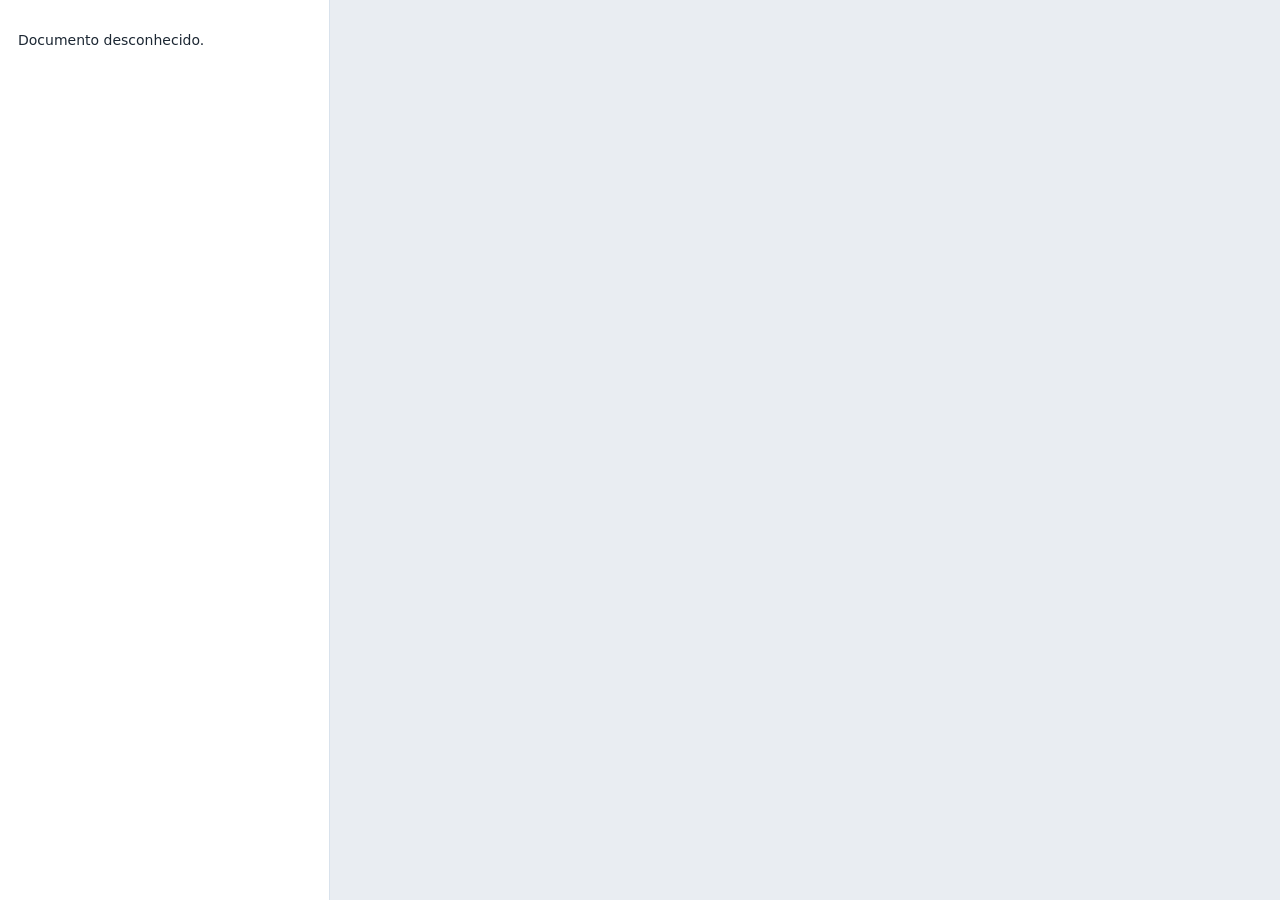
<file: prototipo/documento.html>
<!doctype html>
<html lang="pt-BR">
<head>
<meta charset="utf-8">
<meta name="viewport" content="width=device-width, initial-scale=1">
<title>Documento — Secretaria IEL 2.0 (protótipo)</title>
<!-- Os documentos vêm do app de verdade (app/public): mesmo doc.js, doc.css e historico-doc.js.
     Só o servidor é trocado pelo dados-demo.js, com a demonstração fictícia. -->
<base href="../app/public/">
<link rel="icon" href="icone.png">
<link rel="stylesheet" href="doc.css">
<script src="tema.js"></script>
<script src="../../prototipo/dados-demo.js"></script>
</head>
<body>
<div class="tela">
  <aside class="painel" id="painel"><p class="sub">Carregando…</p></aside>
  <main class="previa" id="previa"></main>
</div>
<script src="historico-doc.js"></script>
<script src="doc.js"></script>
</body>
</html>
</file>
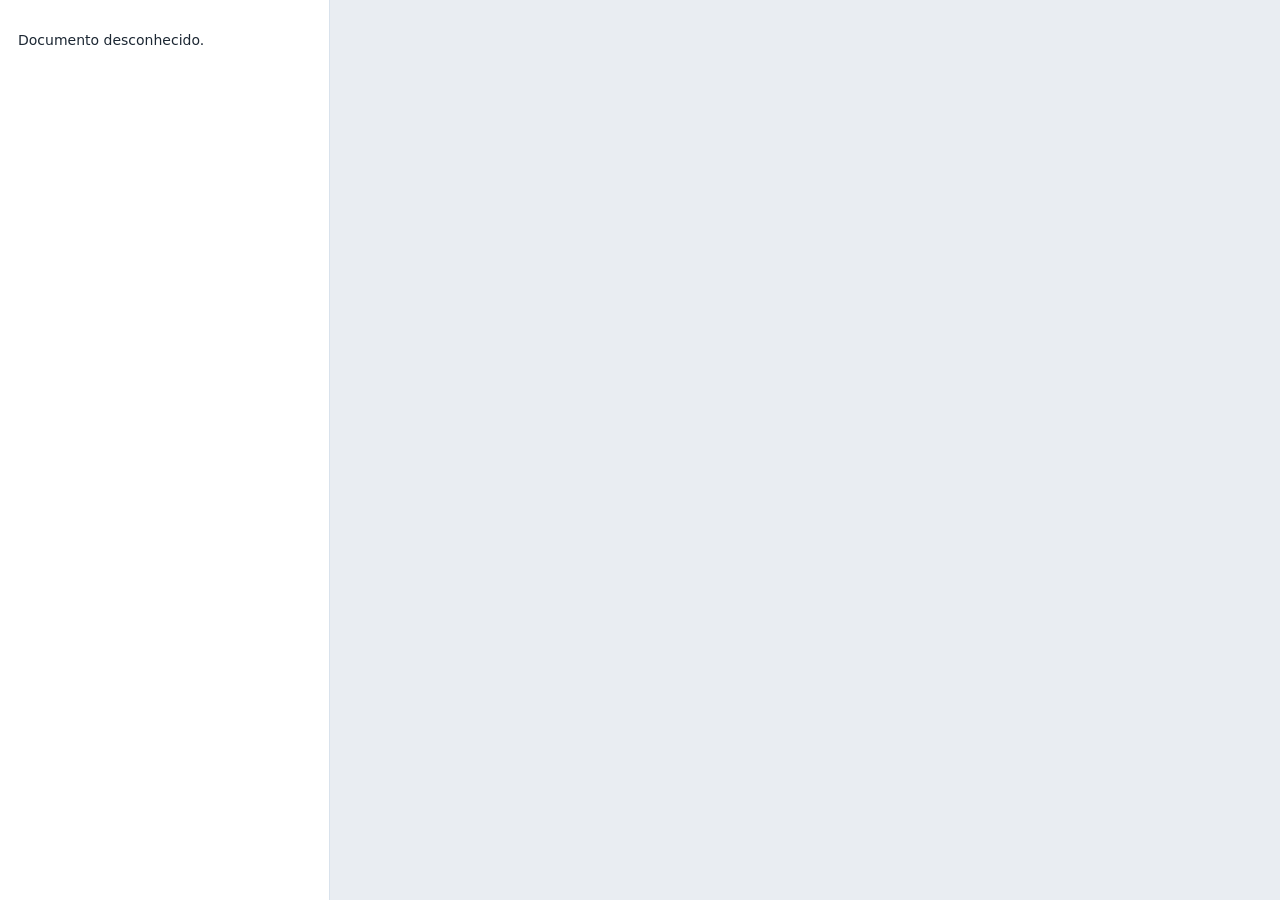
<file: app/public/doc.html>
<!doctype html>
<html lang="pt-BR">
<head>
<meta charset="utf-8">
<meta name="viewport" content="width=device-width, initial-scale=1">
<title>Documento — SEK</title>
<link rel="icon" href="icone.ico" sizes="any"><link rel="icon" href="icone-256.png" type="image/png" sizes="256x256">
<link rel="apple-touch-icon" href="icone-180.png">
<link rel="manifest" href="manifest.webmanifest">
<meta name="theme-color" content="#0e3d7a">
<link rel="stylesheet" href="doc.css">
<script src="tema.js"></script>
</head>
<body>
<div class="tela">
  <aside class="painel" id="painel"><p class="sub">Carregando…</p></aside>
  <main class="previa" id="previa"></main>
</div>
<script src="historico-doc.js"></script>
<script src="doc.js"></script>
</body>
</html>
</file>
<file: app/public/doc.css>
/* Página de impressão de documentos (A4) */
/* As variáveis valem só para o painel da esquerda. A folha (.folha) é sempre branca: ela é o papel. */
:root {
  color-scheme: light;
  --azul: #0e3d7a; --amarelo: #f5c21b; --borda: #d9e2ec; --texto: #1c2733; --cinza: #5b6878;
  --painel: #fff; --mesa: #e9edf2; --aviso-bg: #fff6d6; --aviso-txt: #8a6d00; --erro: #c0392b;
  font-family: "Segoe UI", system-ui, Arial, sans-serif; color: var(--texto);
}
:root[data-tema="escuro"] {
  color-scheme: dark;
  --azul: #7db8ea; --borda: #2a3745; --texto: #e6edf5; --cinza: #9aabbe;
  --painel: #16202b; --mesa: #0f1620; --aviso-bg: #3b300d; --aviso-txt: #f0d78a; --erro: #ff8f80;
}
* { box-sizing: border-box; }
body { margin: 0; background: var(--mesa); font-size: 14px; }
.tela { display: grid; grid-template-columns: 330px 1fr; min-height: 100vh; }
.painel { background: var(--painel); border-right: 1px solid var(--borda); padding: 18px; position: sticky; top: 0; height: 100vh; overflow-y: auto; }
.painel h1 { font-size: 17px; color: var(--azul); margin: 0 0 4px; }
.painel p.sub { color: var(--cinza); margin: 0 0 14px; font-size: 13px; }
.painel label { display: block; font-size: 12px; font-weight: 600; color: var(--cinza); margin: 10px 0 4px; }
.painel input, .painel select, .painel textarea { width: 100%; padding: 7px 9px; border: 1px solid var(--borda); border-radius: 7px; font: inherit; background: var(--painel); color: var(--texto); }
.painel textarea { min-height: 70px; resize: vertical; }
.painel .linha { display: flex; gap: 8px; }
.painel .linha > * { flex: 1; }
.painel .chk { display: flex; align-items: center; gap: 8px; font-weight: 500; color: var(--texto); }
.painel .chk input { width: auto; }
.botoes { display: flex; gap: 8px; margin-top: 16px; position: sticky; bottom: 0; background: var(--painel); padding-top: 10px; }
.btn { padding: 9px 14px; border-radius: 8px; border: 1px solid var(--borda); background: var(--painel); color: var(--texto); cursor: pointer; font: inherit; font-weight: 600; }
.btn.pri { background: #155299; color: #fff; border-color: #155299; flex: 1; }
.aviso { background: var(--aviso-bg); border: 1px solid var(--amarelo); color: var(--texto); border-radius: 8px; padding: 8px 10px; font-size: 12.5px; margin-top: 10px; }
.lista-sel { max-height: 260px; overflow: auto; border: 1px solid var(--borda); border-radius: 7px; padding: 6px; }
.lista-sel label { display: flex; gap: 6px; align-items: center; font-weight: 400; color: var(--texto); margin: 2px 0; }
.lista-sel input[type=checkbox] { width: auto; }
.lista-sel input[type=text] { width: 44px; padding: 2px 4px; }

.previa { padding: 24px; display: flex; flex-direction: column; align-items: center; gap: 24px; overflow-x: auto; }
.folha { width: 210mm; min-height: 297mm; background: #fff; color: #1c2733; box-shadow: 0 4px 24px rgba(0,0,0,.25); padding: 16mm 20mm 18mm; position: relative; font-family: Arial, Helvetica, sans-serif; font-size: 12pt; line-height: 1.5; }
.folha.paisagem { width: 297mm; min-height: 210mm; }

/* Papel timbrado */
.timbre { display: flex; align-items: center; gap: 14px; border-bottom: 2px solid #0e3d7a; padding-bottom: 8px; margin-bottom: 16px; }
.timbre img { width: 78px; height: 78px; }
.timbre div { flex: 1; text-align: center; font-size: 9.5pt; line-height: 1.35; }
.timbre b { font-size: 11pt; }
.local-data { text-align: right; margin: 18px 0 4px; }
.inep { font-size: 10pt; margin: 0 0 26px; }
.titulo-doc { text-align: center; font-size: 15pt; font-weight: 700; text-decoration: underline; margin: 22px 0 30px; letter-spacing: .5px; }
.corpo { text-align: justify; }
.corpo p { margin: 0 0 14px; text-indent: 12mm; }
.corpo p.sem-recuo { text-indent: 0; }
.nome-destaque { font-weight: 700; text-transform: uppercase; }
.assinatura { margin: 60px auto 0; width: 70mm; text-align: center; border-top: 1px solid #000; padding-top: 4px; font-size: 11pt; }
.obs-rodape { position: absolute; left: 20mm; right: 20mm; bottom: 14mm; font-size: 9.5pt; font-style: italic; }
.linhas-motivo { border-bottom: 1px solid #000; height: 9mm; }
.protocolo { margin-top: 26px; font-size: 11pt; }
.nota { font-size: 9.5pt; margin-top: 18px; border-top: 1px dashed #999; padding-top: 6px; }
table.doc { width: 100%; border-collapse: collapse; font-size: 10pt; margin: 8px 0 14px; }
table.doc th, table.doc td { border: 1px solid #555; padding: 3px 5px; }
table.doc th { background: #eef2f7; }
table.doc td.n { text-align: right; white-space: nowrap; }
table.doc tr.fds td { background: #f0f0f0; color: #555; }
.check { display: inline-block; margin-right: 12px; white-space: nowrap; }

/* Contrato de contraturno (recreação): igual ao PDF da escola, com a logo de marca d'água */
.folha.rc { font-size: 10pt; line-height: 1.32; padding: 14mm 18mm 14mm; overflow: hidden; }
.folha.rc > p { margin: 0 0 9px; text-align: justify; position: relative; }
.rc-marca { position: absolute; top: 50%; left: 50%; width: 125mm; transform: translate(-50%, -50%); opacity: .16; pointer-events: none; }
.rc-titulo { text-align: center; font-size: 11.5pt; margin: 0 0 12px; position: relative; }
.rc-titulo span { font-weight: 400; }
.rc-quadro { width: 100%; border-collapse: collapse; margin: 6px 0 12px; font-size: 9.5pt; position: relative; }
.rc-quadro td { border-bottom: 1.5px solid #000; padding: 2px 4px 4px; vertical-align: bottom; }
.rc-quadro small { display: block; font-size: 6.5pt; color: #333; margin-bottom: 2px; }
.rc-op { white-space: nowrap; margin-right: 6px; }
.rc-bola { display: inline-block; width: 11px; height: 11px; border: 1px solid #000; border-radius: 50%; vertical-align: -1px; position: relative; }
.rc-bola.marcada::after { content: ''; position: absolute; inset: 2px; border-radius: 50%; background: #000; print-color-adjust: exact; -webkit-print-color-adjust: exact; }
.rc-branco { display: inline-block; border-bottom: 1px solid #000; height: 1em; vertical-align: -2px; }
.rc-destaque { background: rgba(0, 0, 0, .1); }
.rc-assin { display: grid; grid-template-columns: 1fr 1fr; gap: 24mm; margin-top: 18mm; font-size: 8pt; font-weight: 700; position: relative; }
.rc-linha { border-top: 1px solid #000; padding-top: 3px; text-align: center; height: 3.4em; }
.rc-assin p { margin: 8mm 0 6mm; }
.rc-campo { border-bottom: 1px solid #000; margin-bottom: 7mm; }
.rc-pag { position: absolute; right: 12mm; bottom: 8mm; font-size: 9pt; }

/* Carteirinhas: 8 por folha */
.grade-cart { display: grid; grid-template-columns: repeat(2, 85mm); grid-auto-rows: 58mm; gap: 6mm 8mm; justify-content: center; }
.cart { border: 1.5px solid #222; border-radius: 3mm; padding: 2.5mm 3mm; font-family: Arial, sans-serif; font-size: 7.5pt; line-height: 1.3; display: grid; grid-template-columns: 22mm 1fr; grid-template-rows: auto 1fr auto; gap: 1.5mm 3mm; overflow: hidden; }
.cart .topo-c { grid-column: 1 / -1; text-align: center; border-bottom: 1px solid #222; padding-bottom: 1mm; }
.cart .topo-c b { font-size: 8pt; display: block; }
.cart .foto { width: 22mm; height: 28mm; border: 1px solid #555; display: grid; place-items: center; font-size: 6.5pt; color: #777; text-align: center; overflow: hidden; }
.cart .foto img { width: 100%; height: 100%; object-fit: cover; }
.cart .dados div { margin-bottom: .8mm; }
.cart .dados b { font-size: 8pt; }
.cart .cat { font-weight: 700; font-size: 9pt; margin-top: 1mm; }
.cart .rod { grid-column: 1 / -1; display: flex; justify-content: space-between; font-size: 6.5pt; border-top: 1px solid #222; padding-top: 1mm; }

@page { size: A4; margin: 0; }
@media print {
  body { background: #fff; }
  .tela { display: block; }
  .painel { display: none; }
  .previa { padding: 0; gap: 0; display: block; }
  .folha { box-shadow: none; page-break-after: always; margin: 0; }
  .folha:last-child { page-break-after: auto; }
}
@media (max-width: 900px) { .tela { grid-template-columns: 1fr; } .painel { position: static; height: auto; } }

/* Relatório de dados pessoais (LGPD) */
.sec { font-size: 11pt; margin: 16px 0 6px; padding-bottom: 3px; border-bottom: 1px solid #999; text-transform: uppercase; letter-spacing: .04em; }
.grade-dados { display: grid; grid-template-columns: 1fr 1fr; gap: 2px 16px; font-size: 10pt; }
.grade-dados > div { padding: 1px 0; }

/* Relatório de fechamento: duas colunas na folha */
.duas-colunas { column-count: 2; column-gap: 8mm; }
.duas-colunas > * { break-inside: avoid; }
.duas-colunas table.doc { margin-top: 2px; }
.duas-colunas table.doc td { border: none; border-bottom: 1px solid #ddd; padding: 2px 3px; }
.duas-colunas .sec { margin-top: 10px; }

/* Histórico escolar (4.10.0): imita os modelos Word da escola. Duas folhas por aluno. */
.folha.h-folha { padding: 10mm 12mm 10mm; font-family: Arial, Helvetica, sans-serif; font-size: 8.5pt; line-height: 1.2; }
.h-cab { display: flex; align-items: center; gap: 8mm; margin-bottom: 3mm; }
.h-cab img { width: 27mm; height: 27mm; }
.h-cab > div { flex: 1; text-align: center; font-family: "Times New Roman", Times, serif; font-size: 11pt; line-height: 1.2; }
.h-cab .h-cab-escola { font-family: "Courier New", monospace; font-weight: 700; font-size: 12pt; }
.h-cab .h-cab-peq { font-size: 8pt; }
.h-titulo { text-align: center; font-weight: 700; font-size: 14pt; margin: 2mm 0 4mm; font-family: Arial, sans-serif; }
.h-titulo small { display: block; font-size: 12pt; }
table.h-tab { width: 100%; border-collapse: collapse; margin: 0 0 3mm; }
table.h-tab th, table.h-tab td { border: 1px solid #000; padding: .5mm 1.2mm; vertical-align: middle; }
table.h-tab th { font-weight: 700; text-align: center; background: none; }
table.h-tab .c { text-align: center; }
table.h-tab .b { font-weight: 700; }
table.h-tab .peq, table.h-tab tr.peq td { font-size: 7.5pt; }
table.h-tab .rot { font-weight: 700; font-family: "Times New Roman", serif; font-size: 8.5pt; }
.h-ident .h-nome { text-align: center; font-weight: 700; font-family: "Times New Roman", serif; font-size: 13pt; }
.h-notas td { height: 4.4mm; }
.h-notas .h-comp { font-weight: 700; }
.h-notas td.h-area, .h-p2 td.h-area2 { width: 7%; padding: 0; text-align: center; font-weight: 700; font-size: 7.5pt; }
.h-notas td.h-area div { writing-mode: vertical-rl; transform: rotate(180deg); margin: 0 auto; max-height: 60mm; }
.h-notas tr.h-sep td { height: 2.5mm; }
.h-notas tr.h-tot td { font-weight: 700; font-size: 8pt; }
.h-notas tr.h-total td { font-size: 10pt; }
.h-notas tr.h-total td:first-child { text-align: center; font-size: 11pt; }
.h-notas td.h-transf { font-weight: 700; font-size: 8pt; line-height: 1.05; }
.h-notas td.h-transf span { display: block; }
.h-medio { font-family: "Times New Roman", serif; font-size: 8.5pt; }
.h-medio .h-comp { font-weight: 400; }
.h-lei { border: 1px solid #000; text-align: center; font-weight: 700; font-size: 7.5pt; padding: 1mm; margin: 0 0 2mm; }
.h-estudos td { height: 5mm; font-family: "Times New Roman", serif; font-size: 10pt; }
.h-estudos th { font-size: 8.5pt; }
/* Linhas que sobram ficam riscadas em diagonal, como no modelo (ninguém acrescenta nada depois) */
td.h-risco { background: linear-gradient(to top right, transparent calc(50% - .6px), #000 calc(50% - .6px), #000 calc(50% + .6px), transparent calc(50% + .6px)); }
.h-p2 td { height: 4.6mm; }
.h-p2 td.h-obs { height: auto; min-height: 8mm; padding: 1.5mm 2mm; }
.h-p2 th.h-grande { font-size: 11pt; }
.h-p2 td.h-cert { text-align: justify; font-weight: 700; font-size: 9.5pt; line-height: 1.45; padding: 4mm 3mm; text-indent: 12mm; }
.h-p2 td.h-assina-cel { height: 42mm; vertical-align: bottom; padding-bottom: 8mm; }
.h-assina { display: flex; justify-content: space-between; align-items: flex-end; gap: 6mm; font-size: 9.5pt; }
.h-assina .h-data { text-align: center; min-width: 30mm; }
.h-assina > div:not(.h-data) { flex: 1; max-width: 58mm; text-align: center; }
.h-assina > div span { display: block; border-top: 1px solid #000; margin-bottom: 1mm; }
.h-receptora td { font-size: 7.5pt; height: 5mm; vertical-align: top; }
/* O Médio tem mais disciplinas (e a coluna de carga): letra e linhas um pouco menores para caber na folha */
.h-folha-medio .h-cab img { width: 22mm; height: 22mm; }
.h-folha-medio .h-titulo { margin: 1mm 0 2mm; }
.h-folha-medio .h-notas td { height: 3.6mm; padding-top: 0; padding-bottom: 0; }
.h-folha-medio .h-notas { font-size: 8pt; }
.h-folha-medio .h-estudos td { height: 4.4mm; font-size: 9pt; }
</file>
